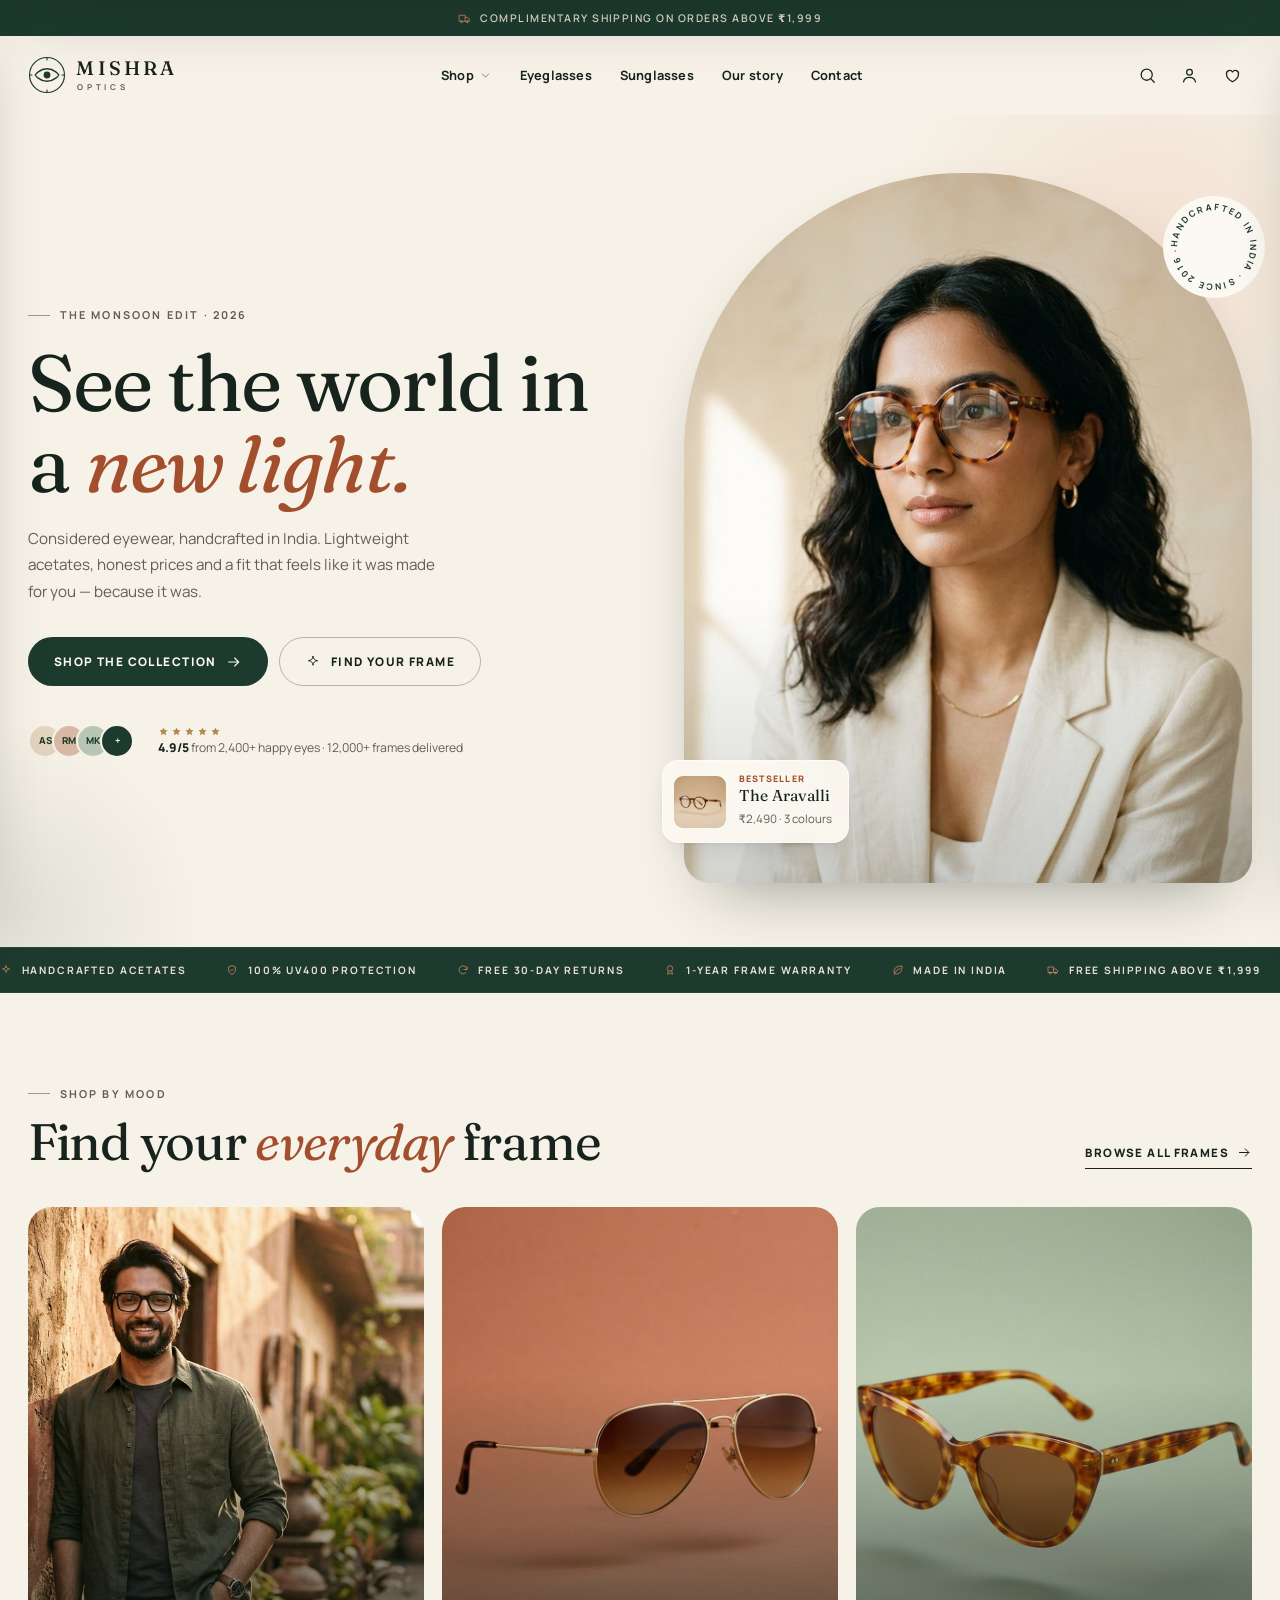
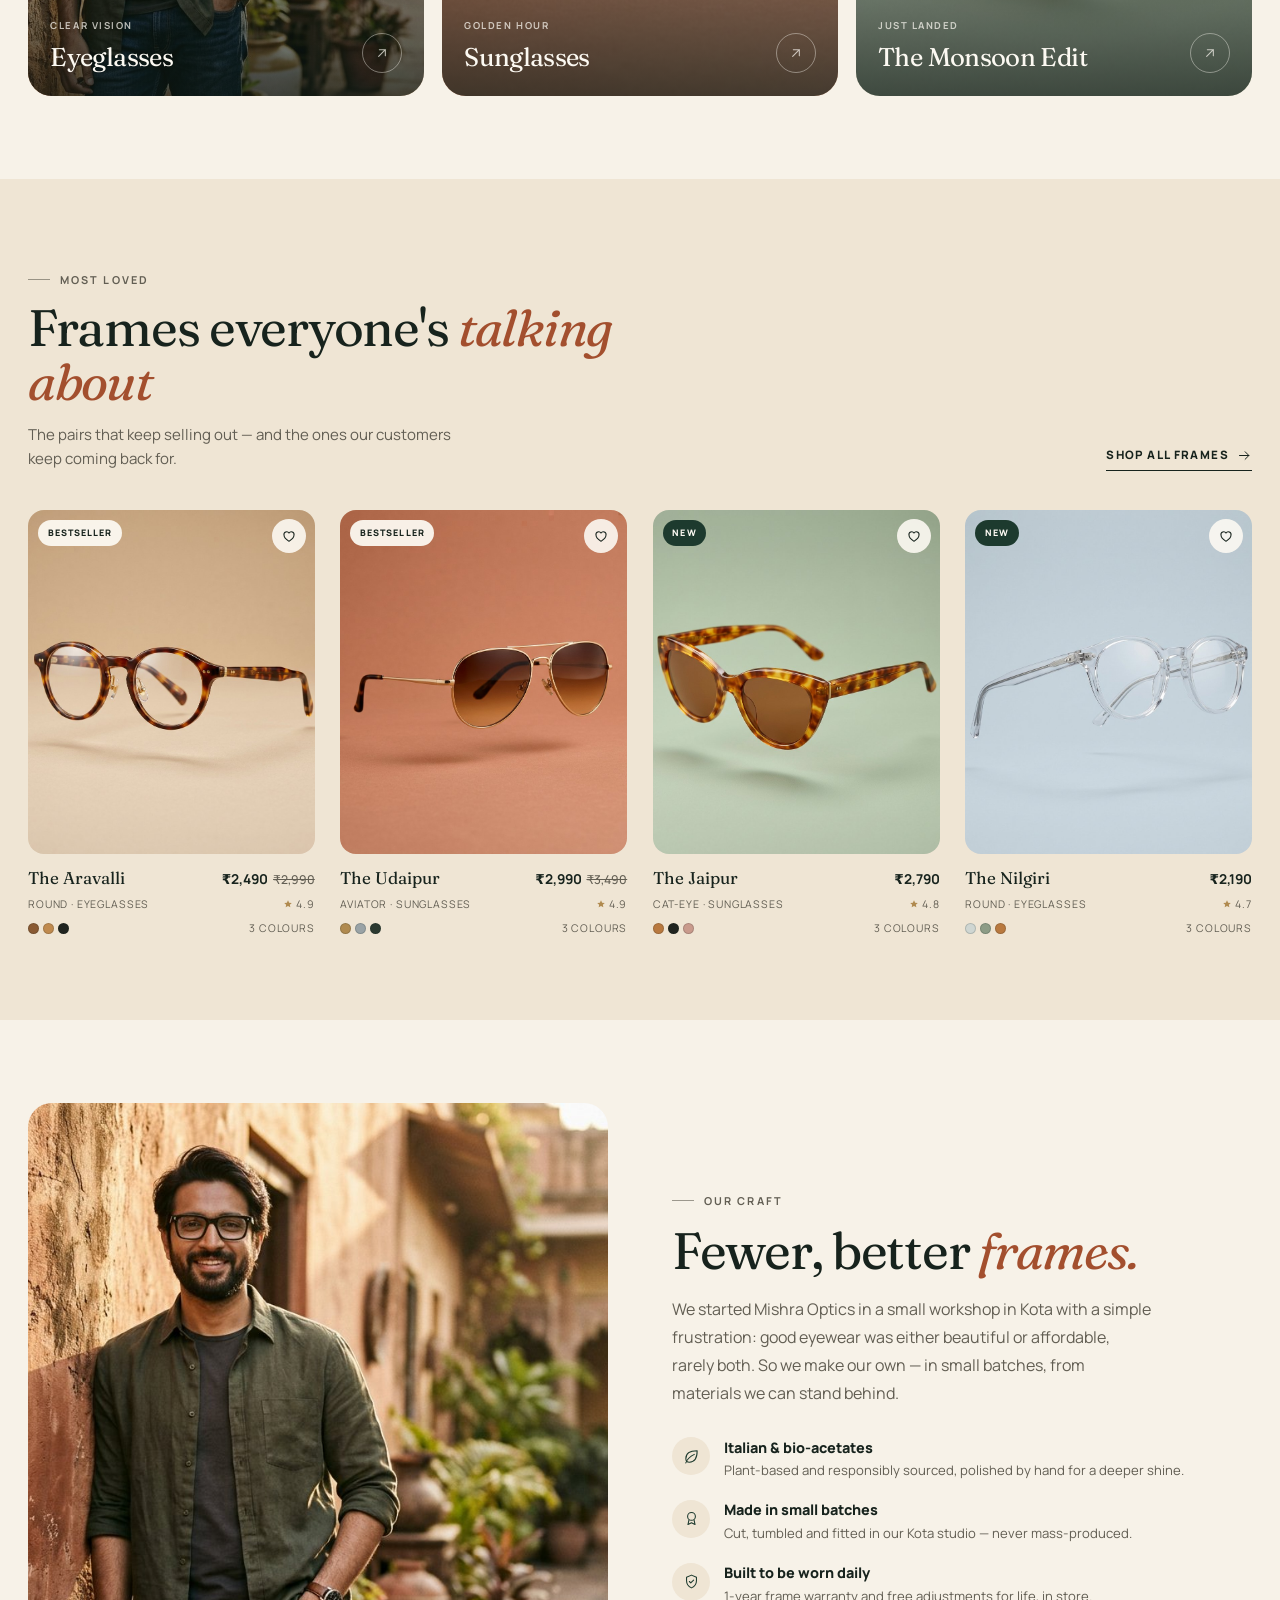
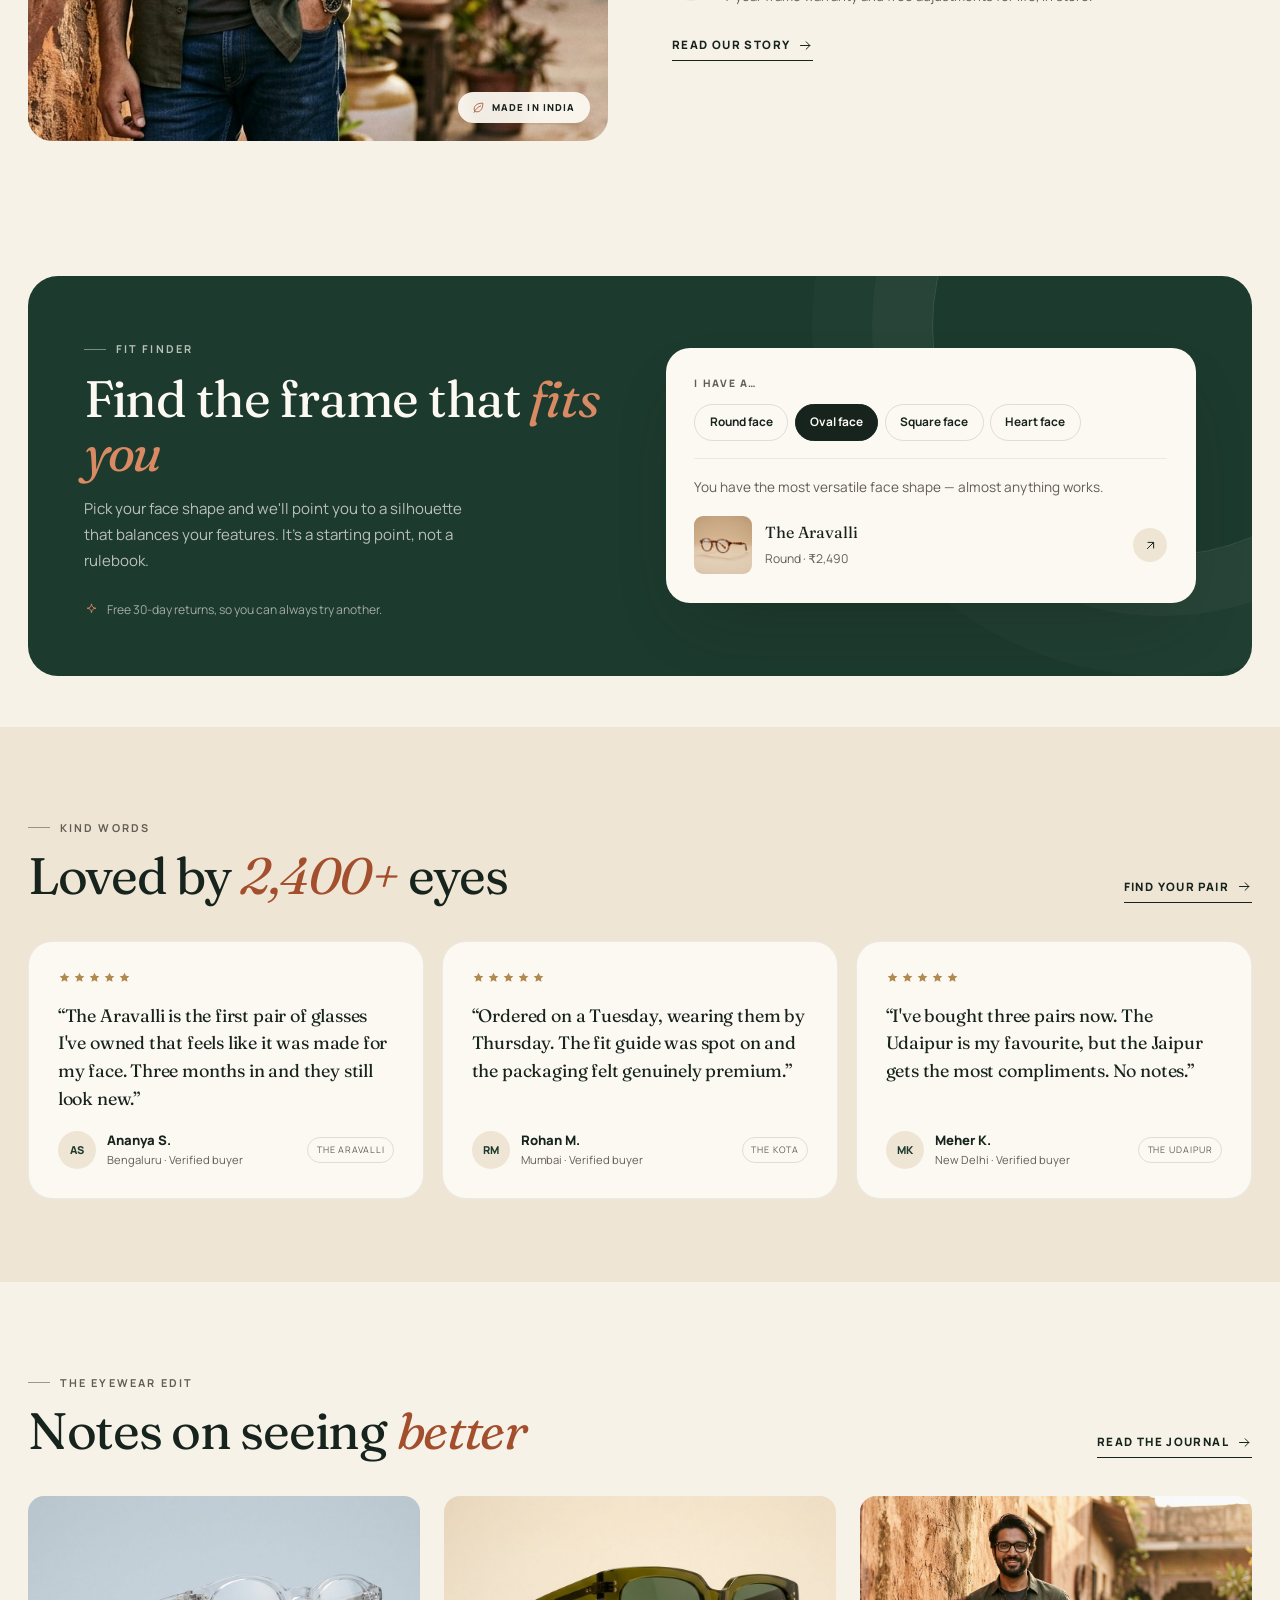
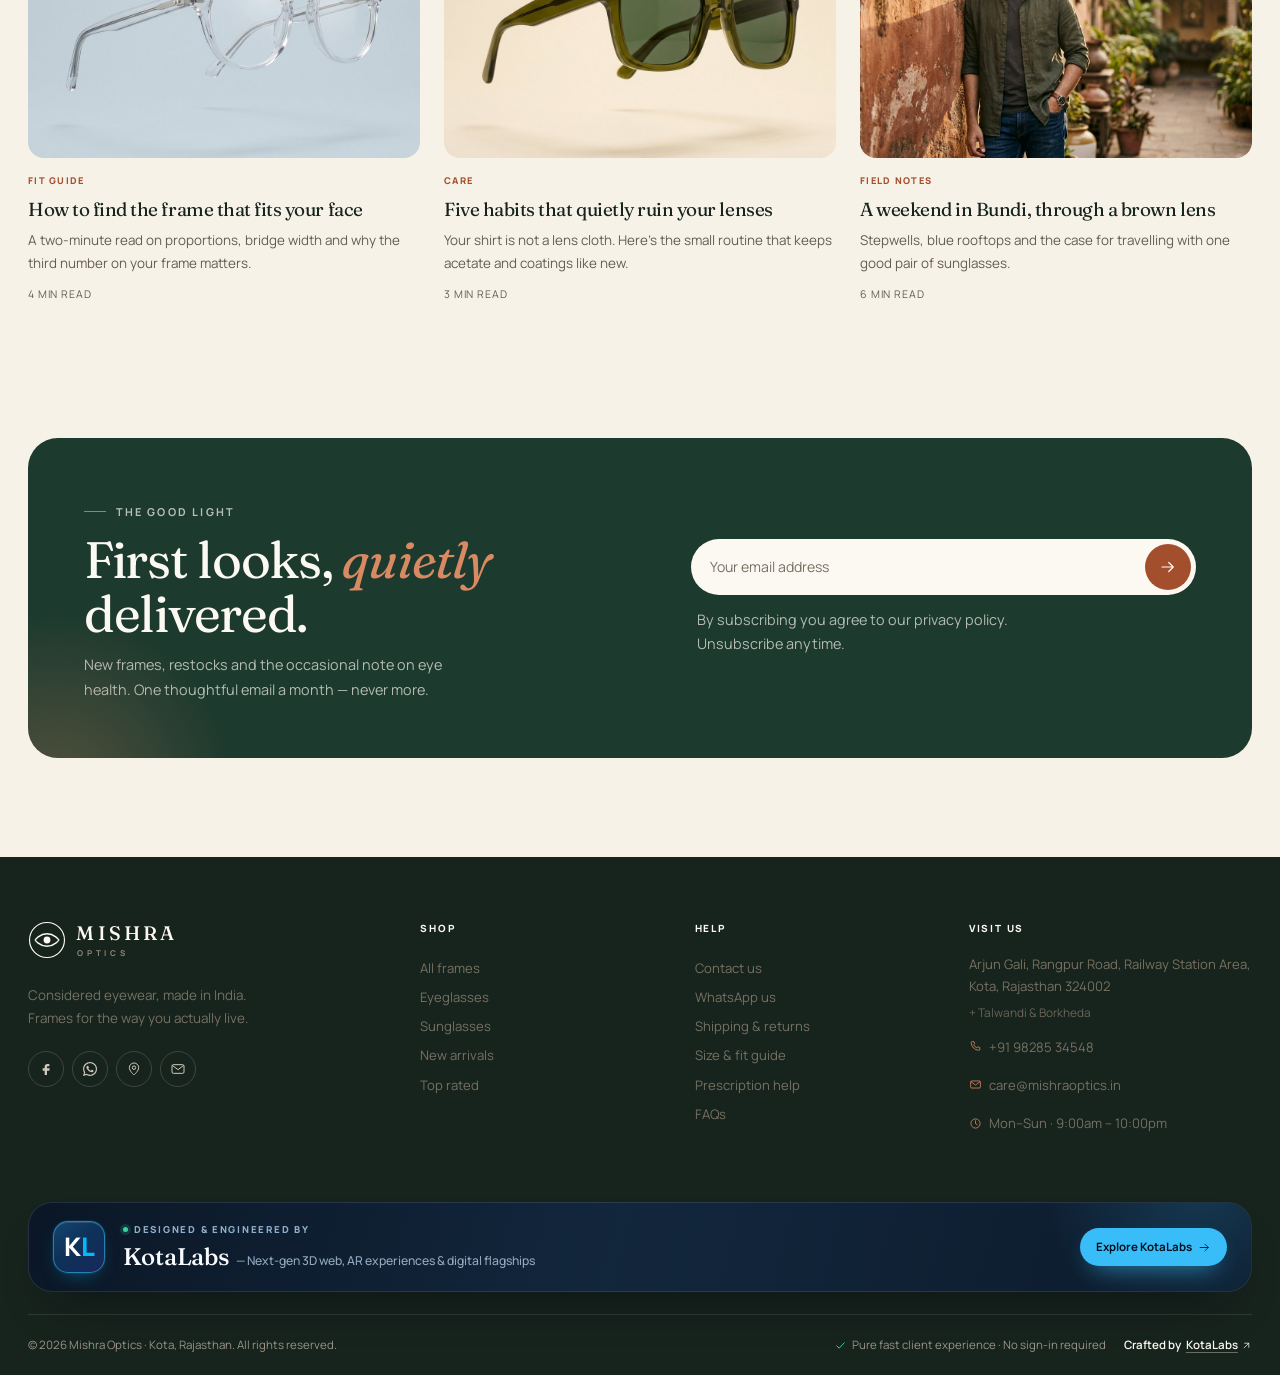
<file: index.html>
<!DOCTYPE html>
<html lang="en">
<head>
<meta charset="UTF-8">
<meta name="viewport" content="width=device-width, initial-scale=1">
<title>Mishra Optics — Considered eyewear, made in India</title>
<meta name="description" content="Mishra Optics crafts lightweight, considered eyeglasses and sunglasses in India. Hand-polished acetates, UV400 lenses, free 30-day returns and a fit that feels made for you.">
<link rel="stylesheet" href="css/styles.css">
<link rel="icon" href="data:image/svg+xml,%3Csvg xmlns='http://www.w3.org/2000/svg' viewBox='0 0 40 40'%3E%3Crect width='40' height='40' rx='10' fill='%231d3a2e'/%3E%3Cpath d='M8 20s4.5-6 12-6 12 6 12 6-4.5 6-12 6S8 20 8 20Z' fill='none' stroke='%23f7f2e8' stroke-width='1.6'/%3E%3Ccircle cx='20' cy='20' r='3.4' fill='%23b65f3c'/%3E%3C/svg%3E">
</head>
<body>

<a class="skip-link" href="#main">Skip to content</a>

<div class="announce">
  <div class="announce__inner">
    <div class="announce__item is-active"><svg class="icon" aria-hidden="true"><use href="assets/icons.svg#i-truck"></use></svg> Complimentary shipping on orders above ₹1,999</div>
    <div class="announce__item"><svg class="icon" aria-hidden="true"><use href="assets/icons.svg#i-refresh"></use></svg> 30-day no-questions returns · 1-year frame warranty</div>
    <div class="announce__item"><svg class="icon" aria-hidden="true"><use href="assets/icons.svg#i-sparkle"></use></svg> New: The Monsoon Edit — now in store and online</div>
  </div>
</div>

<header class="site-header">
  <div class="container header__inner">
    <a class="brand" href="index.html" aria-label="Mishra Optics — home">
      <svg class="brand__mark" viewBox="0 0 40 40" fill="none" aria-hidden="true">
        <circle cx="20" cy="20" r="18.4" stroke="currentColor" stroke-width="1.2"/>
        <path d="M7.5 20S12 13.4 20 13.4 32.5 20 32.5 20 28 26.6 20 26.6 7.5 20 7.5 20Z" stroke="currentColor" stroke-width="1.4" stroke-linejoin="round"/>
        <circle cx="20" cy="20" r="3.6" fill="currentColor"/>
        <path d="M20 1.6v2.6M20 35.8v2.6M1.6 20h2.6M35.8 20h2.6" stroke="currentColor" stroke-width="1.2" stroke-linecap="round"/>
      </svg>
      <span class="brand__text"><span class="brand__name">MISHRA</span><span class="brand__sub">OPTICS</span></span>
    </a>

    <nav class="nav" aria-label="Main navigation">
      <div class="has-mega">
        <button class="nav__link" type="button" aria-haspopup="true">Shop <svg class="icon" aria-hidden="true"><use href="assets/icons.svg#i-chevron-down"></use></svg></button>
        <div class="mega">
          <div>
            <h4>Shop</h4>
            <a href="shop.html">All frames</a>
            <a href="shop.html?category=eyeglasses">Eyeglasses</a>
            <a href="shop.html?category=sunglasses">Sunglasses</a>
            <a href="shop.html?sort=newest">New arrivals</a>
            <a href="shop.html?sort=rating">Top rated</a>
          </div>
          <div>
            <h4>By shape</h4>
            <a href="shop.html?shape=Round">Round</a>
            <a href="shop.html?shape=Rectangle">Rectangle</a>
            <a href="shop.html?shape=Aviator">Aviator</a>
            <a href="shop.html?shape=Cat-eye">Cat-eye</a>
            <a href="shop.html?shape=Square">Square</a>
          </div>
          <a class="mega__feature" href="shop.html?sort=newest">
            <img src="images/product-jaipur.jpg" alt="The Jaipur sunglasses" loading="lazy">
            <span>The Monsoon Edit</span>
            <strong>New shapes for golden hour</strong>
          </a>
        </div>
      </div>
      <a class="nav__link" href="shop.html?category=eyeglasses">Eyeglasses</a>
      <a class="nav__link" href="shop.html?category=sunglasses">Sunglasses</a>
      <a class="nav__link" href="about.html">Our story</a>
      <a class="nav__link" href="contact.html">Contact</a>
    </nav>

    <div class="header__actions">
      <button class="icon-btn" type="button" data-open-search aria-label="Search frames"><svg class="icon" aria-hidden="true"><use href="assets/icons.svg#i-search"></use></svg></button>
      <a class="icon-btn icon-btn--account" href="contact.html" aria-label="Help and contact"><svg class="icon" aria-hidden="true"><use href="assets/icons.svg#i-user"></use></svg></a>
      <button class="icon-btn" type="button" data-open-wishlist aria-label="Saved frames"><svg class="icon" aria-hidden="true"><use href="assets/icons.svg#i-heart"></use></svg><span class="icon-btn__count" data-wish-count hidden>0</span></button>
      <button class="icon-btn burger" type="button" data-open-menu aria-label="Open menu"><svg class="icon" aria-hidden="true"><use href="assets/icons.svg#i-menu"></use></svg></button>
    </div>
  </div>
</header>

<main id="main">
  <section class="hero">
    <div class="container hero__grid">
      <div class="hero__copy">
        <span class="eyebrow">The Monsoon Edit · 2026</span>
        <h1>See the world in a <em>new light.</em></h1>
        <p class="hero__lede">Considered eyewear, handcrafted in India. Lightweight acetates, honest prices and a fit that feels like it was made for you — because it was.</p>
        <div class="hero__actions">
          <a class="btn btn-primary" href="shop.html">Shop the collection <svg class="icon" aria-hidden="true"><use href="assets/icons.svg#i-arrow-right"></use></svg></a>
          <a class="btn btn-outline" href="#fitFinder"><svg class="icon" aria-hidden="true"><use href="assets/icons.svg#i-sparkle"></use></svg> Find your frame</a>
        </div>
        <div class="hero__proof">
          <div class="avatars" aria-hidden="true"><span>AS</span><span>RM</span><span>MK</span><span>+</span></div>
          <div class="proof__text">
            <div class="proof__stars" aria-label="Rated 4.9 out of 5">
              <svg class="icon" aria-hidden="true"><use href="assets/icons.svg#i-star"></use></svg><svg class="icon" aria-hidden="true"><use href="assets/icons.svg#i-star"></use></svg><svg class="icon" aria-hidden="true"><use href="assets/icons.svg#i-star"></use></svg><svg class="icon" aria-hidden="true"><use href="assets/icons.svg#i-star"></use></svg><svg class="icon" aria-hidden="true"><use href="assets/icons.svg#i-star"></use></svg>
            </div>
            <strong>4.9/5</strong> from 2,400+ happy eyes · 12,000+ frames delivered
          </div>
        </div>
      </div>

      <div class="hero__media">
        <div class="hero__frame">
          <img src="images/hero.jpg" alt="Model wearing round tortoiseshell Mishra Optics frames" width="900" height="1125" fetchpriority="high">
        </div>
        <svg class="hero__seal" viewBox="0 0 100 100" aria-hidden="true">
          <circle cx="50" cy="50" r="49"></circle>
          <defs><path id="sealPath" d="M50,50 m-35,0 a35,35 0 1,1 70,0 a35,35 0 1,1 -70,0"></path></defs>
          <text><textPath href="#sealPath">Handcrafted in India · Since 2016 · </textPath></text>
        </svg>
        <a class="hero__card" href="product.html?id=aravalli">
          <img src="images/product-aravalli.jpg" alt="The Aravalli frame" loading="lazy">
          <div><span>Bestseller</span><strong>The Aravalli</strong><small>₹2,490 · 3 colours</small></div>
        </a>
      </div>
    </div>
  </section>

  <div class="marquee" aria-hidden="true">
    <div class="marquee__track">
      <div class="marquee__group">
        <span class="marquee__item"><svg class="icon"><use href="assets/icons.svg#i-sparkle"></use></svg> Handcrafted acetates</span>
        <span class="marquee__item"><svg class="icon"><use href="assets/icons.svg#i-shield"></use></svg> 100% UV400 protection</span>
        <span class="marquee__item"><svg class="icon"><use href="assets/icons.svg#i-refresh"></use></svg> Free 30-day returns</span>
        <span class="marquee__item"><svg class="icon"><use href="assets/icons.svg#i-award"></use></svg> 1-year frame warranty</span>
        <span class="marquee__item"><svg class="icon"><use href="assets/icons.svg#i-leaf"></use></svg> Made in India</span>
        <span class="marquee__item"><svg class="icon"><use href="assets/icons.svg#i-truck"></use></svg> Free shipping above ₹1,999</span>
      </div>
      <div class="marquee__group">
        <span class="marquee__item"><svg class="icon"><use href="assets/icons.svg#i-sparkle"></use></svg> Handcrafted acetates</span>
        <span class="marquee__item"><svg class="icon"><use href="assets/icons.svg#i-shield"></use></svg> 100% UV400 protection</span>
        <span class="marquee__item"><svg class="icon"><use href="assets/icons.svg#i-refresh"></use></svg> Free 30-day returns</span>
        <span class="marquee__item"><svg class="icon"><use href="assets/icons.svg#i-award"></use></svg> 1-year frame warranty</span>
        <span class="marquee__item"><svg class="icon"><use href="assets/icons.svg#i-leaf"></use></svg> Made in India</span>
        <span class="marquee__item"><svg class="icon"><use href="assets/icons.svg#i-truck"></use></svg> Free shipping above ₹1,999</span>
      </div>
    </div>
  </div>

  <section class="section">
    <div class="container">
      <div class="section-head">
        <div class="section-head__copy">
          <span class="eyebrow">Shop by mood</span>
          <h2>Find your <em>everyday</em> frame</h2>
        </div>
        <a class="link-arrow" href="shop.html">Browse all frames <svg class="icon" aria-hidden="true"><use href="assets/icons.svg#i-arrow-right"></use></svg></a>
      </div>
      <div class="cat-grid">
        <a class="cat-card reveal" href="shop.html?category=eyeglasses">
          <img src="images/lifestyle.jpg" alt="Man wearing black rectangular eyeglasses" loading="lazy">
          <div class="cat-card__body">
            <div><span>Clear vision</span><h3>Eyeglasses</h3></div>
            <span class="cat-card__arrow"><svg class="icon" aria-hidden="true"><use href="assets/icons.svg#i-arrow-up-right"></use></svg></span>
          </div>
        </a>
        <a class="cat-card reveal" style="--d:80ms" href="shop.html?category=sunglasses">
          <img src="images/product-udaipur.jpg" alt="Gold aviator sunglasses" loading="lazy">
          <div class="cat-card__body">
            <div><span>Golden hour</span><h3>Sunglasses</h3></div>
            <span class="cat-card__arrow"><svg class="icon" aria-hidden="true"><use href="assets/icons.svg#i-arrow-up-right"></use></svg></span>
          </div>
        </a>
        <a class="cat-card reveal" style="--d:160ms" href="shop.html?sort=newest">
          <img src="images/product-jaipur.jpg" alt="Honey tortoiseshell cat-eye sunglasses" loading="lazy">
          <div class="cat-card__body">
            <div><span>Just landed</span><h3>The Monsoon Edit</h3></div>
            <span class="cat-card__arrow"><svg class="icon" aria-hidden="true"><use href="assets/icons.svg#i-arrow-up-right"></use></svg></span>
          </div>
        </a>
      </div>
    </div>
  </section>

  <section class="section section--cream">
    <div class="container">
      <div class="section-head">
        <div class="section-head__copy">
          <span class="eyebrow">Most loved</span>
          <h2>Frames everyone's <em>talking about</em></h2>
          <p>The pairs that keep selling out — and the ones our customers keep coming back for.</p>
        </div>
        <a class="link-arrow" href="shop.html">Shop all frames <svg class="icon" aria-hidden="true"><use href="assets/icons.svg#i-arrow-right"></use></svg></a>
      </div>
      <div class="product-grid" id="homeProducts"></div>
    </div>
  </section>

  <section class="section">
    <div class="container split">
      <div class="split__media reveal">
        <img src="images/lifestyle.jpg" alt="Mishra Optics campaign portrait in warm afternoon light" loading="lazy">
        <span class="split__tag"><svg class="icon" aria-hidden="true"><use href="assets/icons.svg#i-leaf"></use></svg> Made in India</span>
      </div>
      <div class="split__body reveal" style="--d:100ms">
        <span class="eyebrow">Our craft</span>
        <h2>Fewer, better <em>frames.</em></h2>
        <p>We started Mishra Optics in a small workshop in Kota with a simple frustration: good eyewear was either beautiful or affordable, rarely both. So we make our own — in small batches, from materials we can stand behind.</p>
        <ul class="feature-list">
          <li>
            <span class="f-icon"><svg class="icon" aria-hidden="true"><use href="assets/icons.svg#i-leaf"></use></svg></span>
            <div><strong>Italian & bio-acetates</strong><span>Plant-based and responsibly sourced, polished by hand for a deeper shine.</span></div>
          </li>
          <li>
            <span class="f-icon"><svg class="icon" aria-hidden="true"><use href="assets/icons.svg#i-award"></use></svg></span>
            <div><strong>Made in small batches</strong><span>Cut, tumbled and fitted in our Kota studio — never mass-produced.</span></div>
          </li>
          <li>
            <span class="f-icon"><svg class="icon" aria-hidden="true"><use href="assets/icons.svg#i-shield"></use></svg></span>
            <div><strong>Built to be worn daily</strong><span>1-year frame warranty and free adjustments for life, in store.</span></div>
          </li>
        </ul>
        <a class="link-arrow" href="about.html">Read our story <svg class="icon" aria-hidden="true"><use href="assets/icons.svg#i-arrow-right"></use></svg></a>
      </div>
    </div>
  </section>

  <section class="section section--tight" id="fitFinder">
    <div class="container">
      <div class="fit reveal" id="fitFinderMount"></div>
    </div>
  </section>

  <section class="section section--cream">
    <div class="container">
      <div class="section-head">
        <div class="section-head__copy">
          <span class="eyebrow">Kind words</span>
          <h2>Loved by <em>2,400+</em> eyes</h2>
        </div>
        <a class="link-arrow" href="shop.html">Find your pair <svg class="icon" aria-hidden="true"><use href="assets/icons.svg#i-arrow-right"></use></svg></a>
      </div>
      <div class="testi-grid" id="testiGrid"></div>
    </div>
  </section>

  <section class="section">
    <div class="container">
      <div class="section-head">
        <div class="section-head__copy">
          <span class="eyebrow">The eyewear edit</span>
          <h2>Notes on seeing <em>better</em></h2>
        </div>
        <a class="link-arrow" href="about.html">Read the journal <svg class="icon" aria-hidden="true"><use href="assets/icons.svg#i-arrow-right"></use></svg></a>
      </div>
      <div class="journal-grid" id="journalGrid"></div>
    </div>
  </section>

  <section class="section section--tight">
    <div class="container">
      <div class="newsletter reveal">
        <div>
          <span class="eyebrow eyebrow--light">The good light</span>
          <h2>First looks, <em>quietly</em> delivered.</h2>
          <p>New frames, restocks and the occasional note on eye health. One thoughtful email a month — never more.</p>
        </div>
        <div>
          <form class="newsletter__form" id="newsletterForm" novalidate>
            <div class="newsletter__field">
              <input type="email" id="newsletterEmail" placeholder="Your email address" aria-label="Email address" autocomplete="email" required>
              <button class="newsletter__submit" type="submit" aria-label="Subscribe"><svg class="icon" aria-hidden="true"><use href="assets/icons.svg#i-arrow-right"></use></svg></button>
            </div>
            <p class="newsletter__note">By subscribing you agree to our privacy policy. Unsubscribe anytime.</p>
            <div class="newsletter__success"><svg class="icon" aria-hidden="true"><use href="assets/icons.svg#i-check"></use></svg> You're on the list. Welcome to the good light.</div>
          </form>
        </div>
      </div>
    </div>
  </section>
</main>

<footer class="site-footer">
  <div class="container">
    <div class="footer__main">
      <div class="footer__brand">
        <a class="brand" href="index.html" aria-label="Mishra Optics home">
          <svg class="brand__mark" viewBox="0 0 40 40" fill="none" aria-hidden="true">
            <circle cx="20" cy="20" r="18.4" stroke="currentColor" stroke-width="1.2"/>
            <path d="M7.5 20S12 13.4 20 13.4 32.5 20 32.5 20 28 26.6 20 26.6 7.5 20 7.5 20Z" stroke="currentColor" stroke-width="1.4" stroke-linejoin="round"/>
            <circle cx="20" cy="20" r="3.6" fill="currentColor"/>
          </svg>
          <span class="brand__text"><span class="brand__name">MISHRA</span><span class="brand__sub">OPTICS</span></span>
        </a>
        <p>Considered eyewear, made in India. Frames for the way you actually live.</p>
        <div class="footer__socials">
          <a href="https://www.facebook.com/675562649552525/" target="_blank" rel="noopener" aria-label="Mishra Optics on Facebook"><svg class="icon" aria-hidden="true"><use href="assets/icons.svg#i-facebook"></use></svg></a>
          <a href="https://wa.me/919828534548?text=Hello%20Mishra%20Optics%2C%20I%27d%20like%20some%20help%20choosing%20a%20frame." target="_blank" rel="noopener" aria-label="Chat with Mishra Optics on WhatsApp"><svg class="icon" aria-hidden="true"><use href="assets/icons.svg#i-whatsapp"></use></svg></a>
          <a href="https://maps.google.com/?q=Mishra+Optician+Rangpur+Road+Kota+Rajasthan" target="_blank" rel="noopener" aria-label="Mishra Optics on Google Maps"><svg class="icon" aria-hidden="true"><use href="assets/icons.svg#i-pin"></use></svg></a>
          <a href="mailto:care@mishraoptics.in" aria-label="Email us"><svg class="icon" aria-hidden="true"><use href="assets/icons.svg#i-mail"></use></svg></a>
        </div>
      </div>
      <div class="footer__col">
        <h4>Shop</h4>
        <a href="shop.html">All frames</a>
        <a href="shop.html?category=eyeglasses">Eyeglasses</a>
        <a href="shop.html?category=sunglasses">Sunglasses</a>
        <a href="shop.html?sort=newest">New arrivals</a>
        <a href="shop.html?sort=rating">Top rated</a>
      </div>
      <div class="footer__col">
        <h4>Help</h4>
        <a href="contact.html">Contact us</a>
        <a href="https://wa.me/919828534548?text=Hi%20Mishra%20Optics%2C%20I%20need%20some%20help." target="_blank" rel="noopener">WhatsApp us</a>
        <a href="contact.html">Shipping & returns</a>
        <a href="contact.html">Size & fit guide</a>
        <a href="contact.html">Prescription help</a>
        <a href="contact.html">FAQs</a>
      </div>
      <div class="footer__col">
        <h4>Visit us</h4>
        <address>Arjun Gali, Rangpur Road, Railway Station Area,<br>Kota, Rajasthan 324002 <span class="footer__more">+ Talwandi &amp; Borkheda</span></address>
        <a class="footer__contact" href="tel:+919828534548"><svg class="icon" aria-hidden="true"><use href="assets/icons.svg#i-phone"></use></svg> +91 98285 34548</a>
        <a class="footer__contact" href="mailto:care@mishraoptics.in"><svg class="icon" aria-hidden="true"><use href="assets/icons.svg#i-mail"></use></svg> care@mishraoptics.in</a>
        <a class="footer__contact" href="contact.html"><svg class="icon" aria-hidden="true"><use href="assets/icons.svg#i-clock"></use></svg> Mon–Sun · 9:00am – 10:00pm</a>
      </div>
    </div>
    <div class="kotalabs-card">
      <span class="kotalabs-mark" aria-hidden="true"><b>K</b><i>L</i></span>
      <div class="kotalabs-card__body">
        <span class="kotalabs-card__eyebrow"><i aria-hidden="true"></i> Designed &amp; engineered by</span>
        <p class="kotalabs-card__line">
          <span class="kotalabs-card__name">KotaLabs</span>
          <span class="kotalabs-card__tag">— Next-gen 3D web, AR experiences &amp; digital flagships</span>
        </p>
      </div>
      <a class="kotalabs-card__cta" href="https://www.kotalabs.in/" target="_blank" rel="noopener">Explore KotaLabs <svg class="icon" aria-hidden="true"><use href="assets/icons.svg#i-arrow-right"></use></svg></a>
    </div>
    <div class="footer__bottom">
      <span class="footer__copy">© <span id="year">2026</span> Mishra Optics · Kota, Rajasthan. All rights reserved.</span>
      <div class="footer__bottom-end">
        <span class="footer__promise"><svg class="icon" aria-hidden="true"><use href="assets/icons.svg#i-check"></use></svg> Pure fast client experience · No sign-in required</span>
        <span class="footer__crafted">Crafted by <a href="https://www.kotalabs.in/" target="_blank" rel="noopener">KotaLabs <svg class="icon" aria-hidden="true"><use href="assets/icons.svg#i-arrow-up-right"></use></svg></a></span>
      </div>
    </div>
  </div>
</footer>

<script src="js/data.js"></script>
<script src="js/app.js"></script>
</body>
</html>
</file>
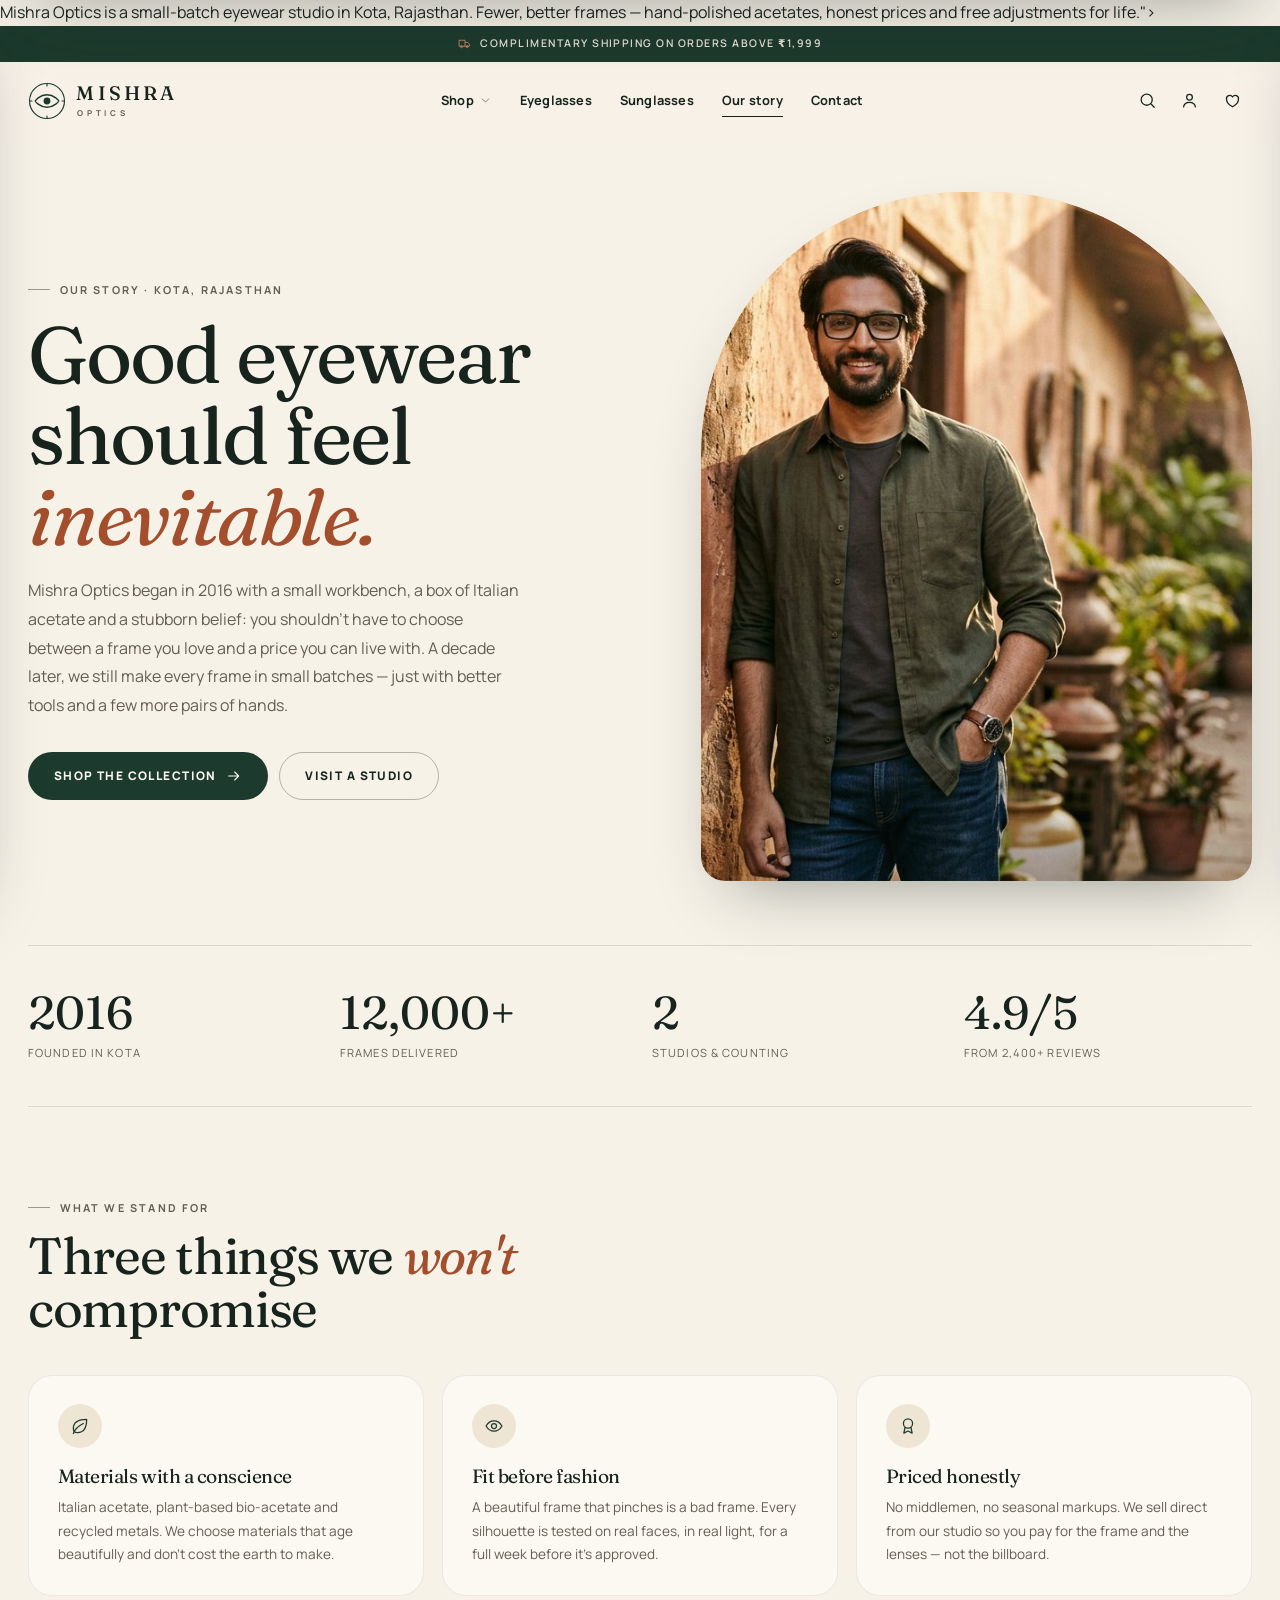
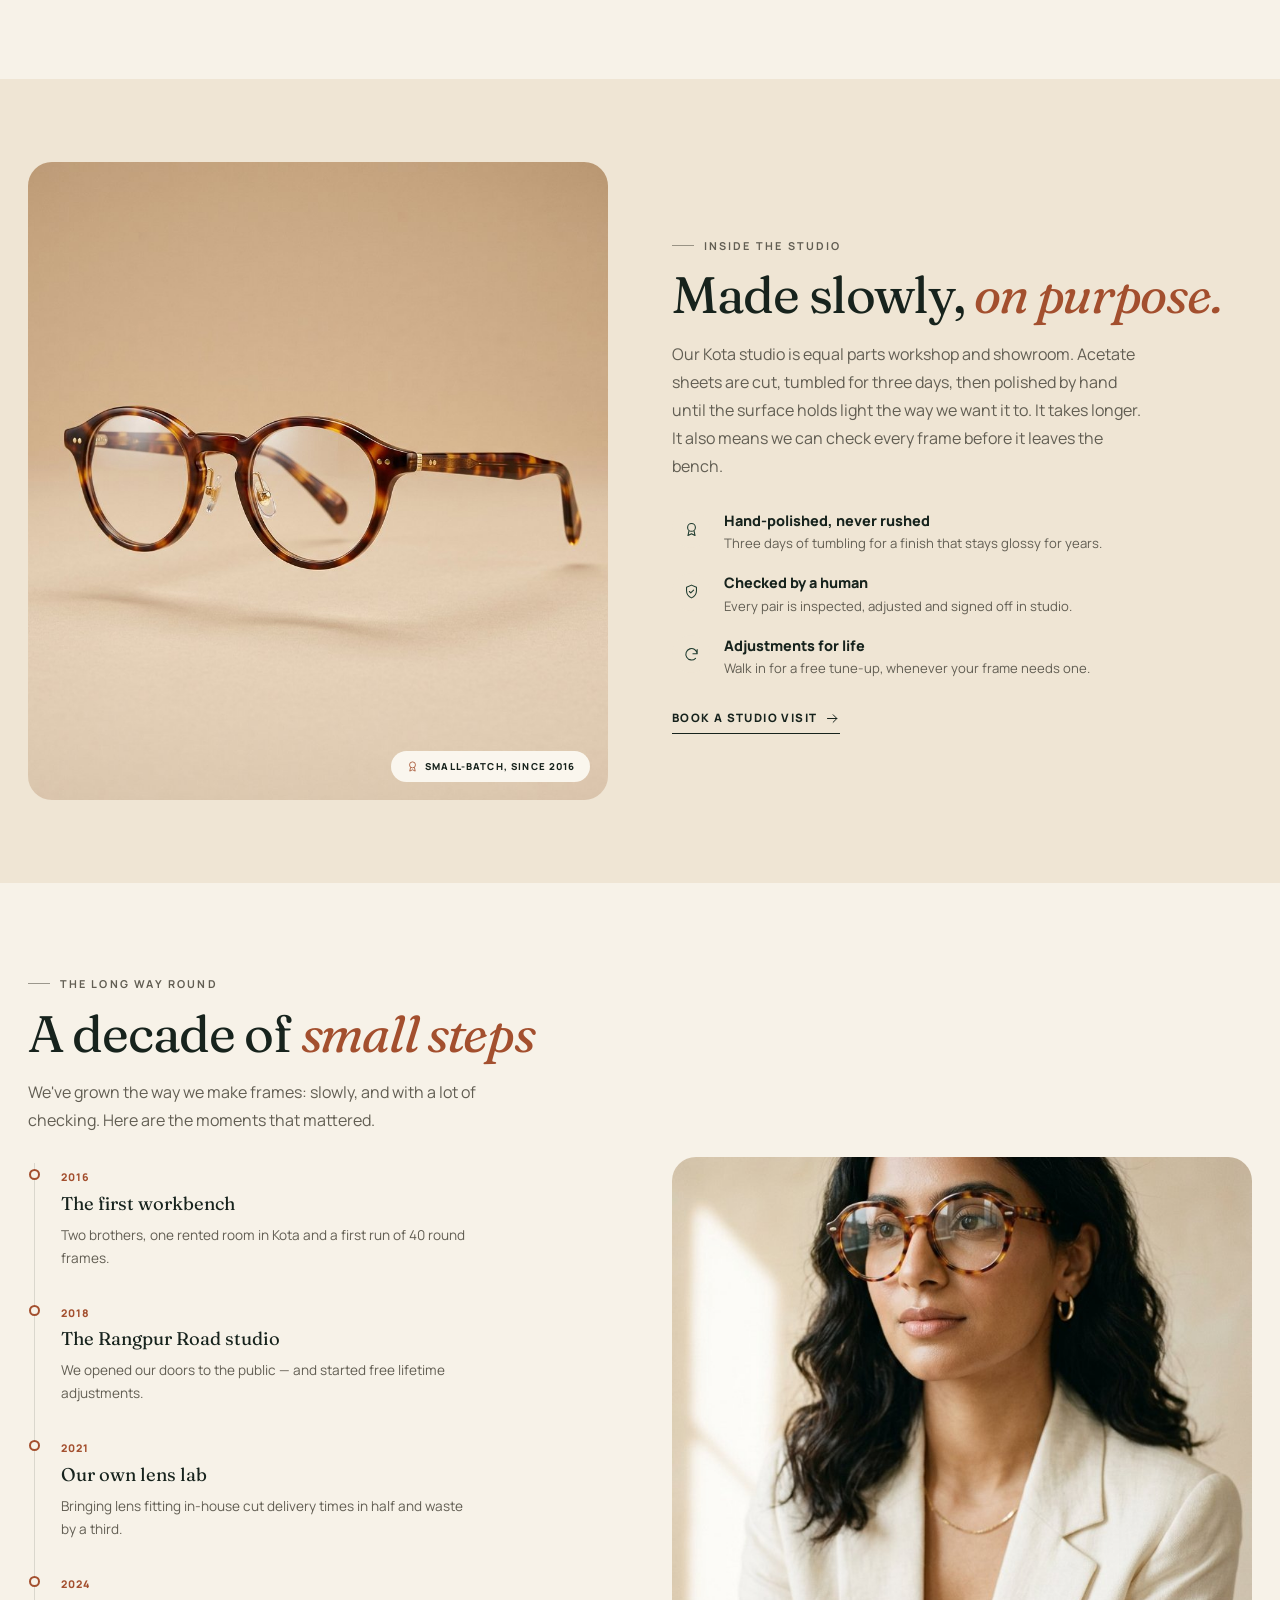
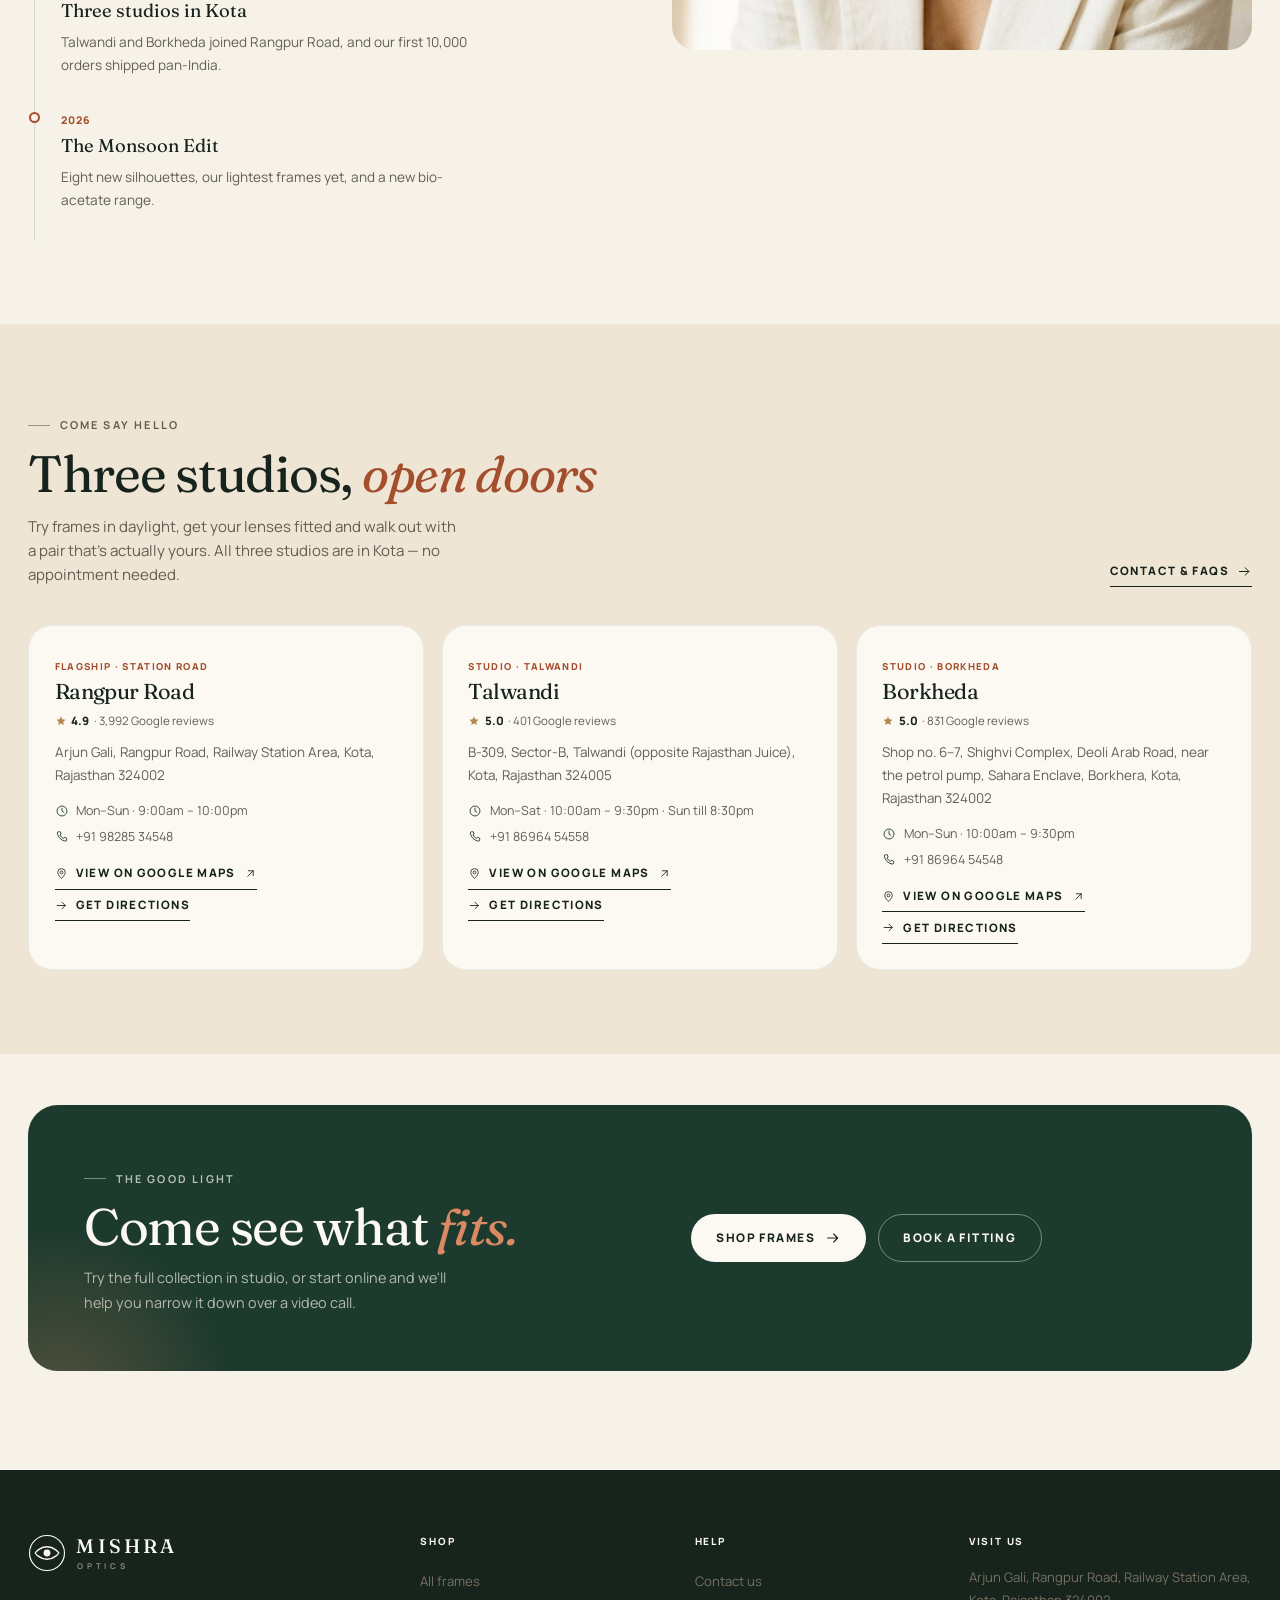
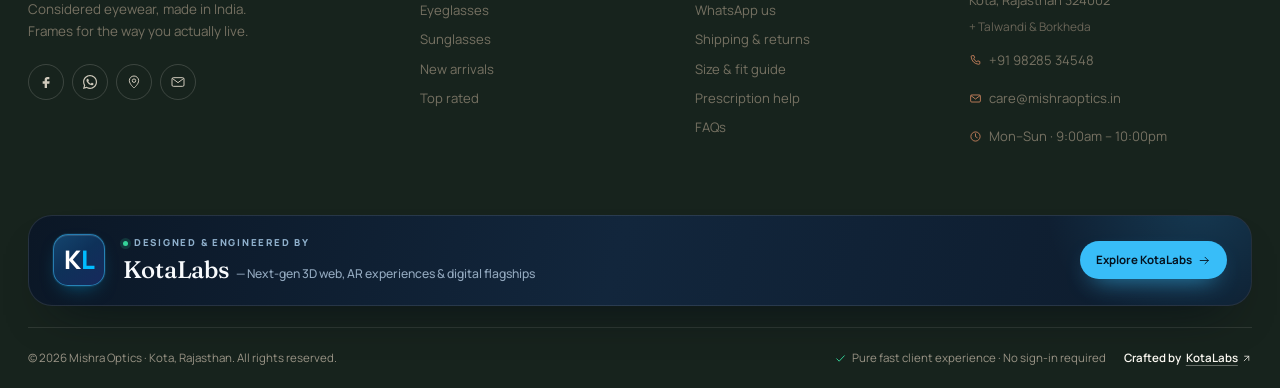
<file: about.html>
<!DOCTYPE html>
<html lang="en">
<head>
<meta charset="UTF-8">
<meta name="viewport" content="width=device-width, initial-scale=1">
<title>Our story — Mishra Optics</title>
<meta name="description">Mishra Optics is a small-batch eyewear studio in Kota, Rajasthan. Fewer, better frames — hand-polished acetates, honest prices and free adjustments for life.">
<link rel="stylesheet" href="css/styles.css">
<link rel="icon" href="data:image/svg+xml,%3Csvg xmlns='http://www.w3.org/2000/svg' viewBox='0 0 40 40'%3E%3Crect width='40' height='40' rx='10' fill='%231d3a2e'/%3E%3Cpath d='M8 20s4.5-6 12-6 12 6 12 6-4.5 6-12 6S8 20 8 20Z' fill='none' stroke='%23f7f2e8' stroke-width='1.6'/%3E%3Ccircle cx='20' cy='20' r='3.4' fill='%23b65f3c'/%3E%3C/svg%3E">
</head>
<body>

<a class="skip-link" href="#main">Skip to content</a>

<div class="announce">
  <div class="announce__inner">
    <div class="announce__item is-active"><svg class="icon" aria-hidden="true"><use href="assets/icons.svg#i-truck"></use></svg> Complimentary shipping on orders above ₹1,999</div>
    <div class="announce__item"><svg class="icon" aria-hidden="true"><use href="assets/icons.svg#i-refresh"></use></svg> 30-day no-questions returns · 1-year frame warranty</div>
    <div class="announce__item"><svg class="icon" aria-hidden="true"><use href="assets/icons.svg#i-sparkle"></use></svg> New: The Monsoon Edit — now in store and online</div>
  </div>
</div>

<header class="site-header">
  <div class="container header__inner">
    <a class="brand" href="index.html" aria-label="Mishra Optics — home">
      <svg class="brand__mark" viewBox="0 0 40 40" fill="none" aria-hidden="true">
        <circle cx="20" cy="20" r="18.4" stroke="currentColor" stroke-width="1.2"/>
        <path d="M7.5 20S12 13.4 20 13.4 32.5 20 32.5 20 28 26.6 20 26.6 7.5 20 7.5 20Z" stroke="currentColor" stroke-width="1.4" stroke-linejoin="round"/>
        <circle cx="20" cy="20" r="3.6" fill="currentColor"/>
        <path d="M20 1.6v2.6M20 35.8v2.6M1.6 20h2.6M35.8 20h2.6" stroke="currentColor" stroke-width="1.2" stroke-linecap="round"/>
      </svg>
      <span class="brand__text"><span class="brand__name">MISHRA</span><span class="brand__sub">OPTICS</span></span>
    </a>
    <nav class="nav" aria-label="Main navigation">
      <div class="has-mega">
        <button class="nav__link" type="button" aria-haspopup="true">Shop <svg class="icon" aria-hidden="true"><use href="assets/icons.svg#i-chevron-down"></use></svg></button>
        <div class="mega">
          <div><h4>Shop</h4><a href="shop.html">All frames</a><a href="shop.html?category=eyeglasses">Eyeglasses</a><a href="shop.html?category=sunglasses">Sunglasses</a><a href="shop.html?sort=newest">New arrivals</a><a href="shop.html?sort=rating">Top rated</a></div>
          <div><h4>By shape</h4><a href="shop.html?shape=Round">Round</a><a href="shop.html?shape=Rectangle">Rectangle</a><a href="shop.html?shape=Aviator">Aviator</a><a href="shop.html?shape=Cat-eye">Cat-eye</a><a href="shop.html?shape=Square">Square</a></div>
          <a class="mega__feature" href="shop.html?sort=newest"><img src="images/product-jaipur.jpg" alt="The Jaipur sunglasses" loading="lazy"><span>The Monsoon Edit</span><strong>New shapes for golden hour</strong></a>
        </div>
      </div>
      <a class="nav__link" href="shop.html?category=eyeglasses">Eyeglasses</a>
      <a class="nav__link" href="shop.html?category=sunglasses">Sunglasses</a>
      <a class="nav__link" href="about.html" aria-current="page">Our story</a>
      <a class="nav__link" href="contact.html">Contact</a>
    </nav>
    <div class="header__actions">
      <button class="icon-btn" type="button" data-open-search aria-label="Search frames"><svg class="icon" aria-hidden="true"><use href="assets/icons.svg#i-search"></use></svg></button>
      <a class="icon-btn icon-btn--account" href="contact.html" aria-label="Help and contact"><svg class="icon" aria-hidden="true"><use href="assets/icons.svg#i-user"></use></svg></a>
      <button class="icon-btn" type="button" data-open-wishlist aria-label="Saved frames"><svg class="icon" aria-hidden="true"><use href="assets/icons.svg#i-heart"></use></svg><span class="icon-btn__count" data-wish-count hidden>0</span></button>
      <button class="icon-btn burger" type="button" data-open-menu aria-label="Open menu"><svg class="icon" aria-hidden="true"><use href="assets/icons.svg#i-menu"></use></svg></button>
    </div>
  </div>
</header>

<main id="main">
  <div class="container">
    <div class="about-hero">
      <div class="reveal">
        <span class="eyebrow">Our story · Kota, Rajasthan</span>
        <h1>Good eyewear should feel <em>inevitable.</em></h1>
        <p>Mishra Optics began in 2016 with a small workbench, a box of Italian acetate and a stubborn belief: you shouldn't have to choose between a frame you love and a price you can live with. A decade later, we still make every frame in small batches — just with better tools and a few more pairs of hands.</p>
        <div class="hero__actions">
          <a class="btn btn-primary" href="shop.html">Shop the collection <svg class="icon" aria-hidden="true"><use href="assets/icons.svg#i-arrow-right"></use></svg></a>
          <a class="btn btn-outline" href="contact.html">Visit a studio</a>
        </div>
      </div>
      <div class="hero__media reveal" style="--d:120ms">
        <div class="hero__frame" style="border-radius:260px 260px 24px 24px">
          <img src="images/lifestyle.jpg" alt="Mishra Optics eyewear campaign portrait" loading="lazy">
        </div>
      </div>
    </div>

    <div class="stats reveal">
      <div class="stat"><strong>2016</strong><span>Founded in Kota</span></div>
      <div class="stat"><strong>12,000+</strong><span>Frames delivered</span></div>
      <div class="stat"><strong>2</strong><span>Studios & counting</span></div>
      <div class="stat"><strong>4.9/5</strong><span>From 2,400+ reviews</span></div>
    </div>
  </div>

  <section class="section">
    <div class="container">
      <div class="section-head">
        <div class="section-head__copy">
          <span class="eyebrow">What we stand for</span>
          <h2>Three things we <em>won't</em> compromise</h2>
        </div>
      </div>
      <div class="values-grid">
        <div class="value-card reveal">
          <span class="f-icon"><svg class="icon" aria-hidden="true"><use href="assets/icons.svg#i-leaf"></use></svg></span>
          <h3>Materials with a conscience</h3>
          <p>Italian acetate, plant-based bio-acetate and recycled metals. We choose materials that age beautifully and don't cost the earth to make.</p>
        </div>
        <div class="value-card reveal" style="--d:80ms">
          <span class="f-icon"><svg class="icon" aria-hidden="true"><use href="assets/icons.svg#i-eye"></use></svg></span>
          <h3>Fit before fashion</h3>
          <p>A beautiful frame that pinches is a bad frame. Every silhouette is tested on real faces, in real light, for a full week before it's approved.</p>
        </div>
        <div class="value-card reveal" style="--d:160ms">
          <span class="f-icon"><svg class="icon" aria-hidden="true"><use href="assets/icons.svg#i-award"></use></svg></span>
          <h3>Priced honestly</h3>
          <p>No middlemen, no seasonal markups. We sell direct from our studio so you pay for the frame and the lenses — not the billboard.</p>
        </div>
      </div>
    </div>
  </section>

  <section class="section section--cream">
    <div class="container split">
      <div class="split__media reveal">
        <img src="images/product-aravalli.jpg" alt="The Aravalli frame, hand-polished acetate" loading="lazy">
        <span class="split__tag"><svg class="icon" aria-hidden="true"><use href="assets/icons.svg#i-award"></use></svg> Small-batch, since 2016</span>
      </div>
      <div class="split__body reveal" style="--d:100ms">
        <span class="eyebrow">Inside the studio</span>
        <h2>Made slowly, <em>on purpose.</em></h2>
        <p>Our Kota studio is equal parts workshop and showroom. Acetate sheets are cut, tumbled for three days, then polished by hand until the surface holds light the way we want it to. It takes longer. It also means we can check every frame before it leaves the bench.</p>
        <ul class="feature-list">
          <li><span class="f-icon"><svg class="icon" aria-hidden="true"><use href="assets/icons.svg#i-award"></use></svg></span><div><strong>Hand-polished, never rushed</strong><span>Three days of tumbling for a finish that stays glossy for years.</span></div></li>
          <li><span class="f-icon"><svg class="icon" aria-hidden="true"><use href="assets/icons.svg#i-shield"></use></svg></span><div><strong>Checked by a human</strong><span>Every pair is inspected, adjusted and signed off in studio.</span></div></li>
          <li><span class="f-icon"><svg class="icon" aria-hidden="true"><use href="assets/icons.svg#i-refresh"></use></svg></span><div><strong>Adjustments for life</strong><span>Walk in for a free tune-up, whenever your frame needs one.</span></div></li>
        </ul>
        <a class="link-arrow" href="contact.html">Book a studio visit <svg class="icon" aria-hidden="true"><use href="assets/icons.svg#i-arrow-right"></use></svg></a>
      </div>
    </div>
  </section>

  <section class="section">
    <div class="container split">
      <div class="split__body reveal">
        <span class="eyebrow">The long way round</span>
        <h2>A decade of <em>small steps</em></h2>
        <p>We've grown the way we make frames: slowly, and with a lot of checking. Here are the moments that mattered.</p>
        <div class="timeline" style="margin-top:1.8rem">
          <div class="timeline__item"><span>2016</span><strong>The first workbench</strong><p>Two brothers, one rented room in Kota and a first run of 40 round frames.</p></div>
          <div class="timeline__item"><span>2018</span><strong>The Rangpur Road studio</strong><p>We opened our doors to the public — and started free lifetime adjustments.</p></div>
          <div class="timeline__item"><span>2021</span><strong>Our own lens lab</strong><p>Bringing lens fitting in-house cut delivery times in half and waste by a third.</p></div>
          <div class="timeline__item"><span>2024</span><strong>Three studios in Kota</strong><p>Talwandi and Borkheda joined Rangpur Road, and our first 10,000 orders shipped pan-India.</p></div>
          <div class="timeline__item"><span>2026</span><strong>The Monsoon Edit</strong><p>Eight new silhouettes, our lightest frames yet, and a new bio-acetate range.</p></div>
        </div>
      </div>
      <div class="split__media split__media--wide reveal" style="--d:100ms">
        <img src="images/hero.jpg" alt="Mishra Optics campaign portrait" loading="lazy">
      </div>
    </div>
  </section>

  <section class="section section--cream" id="stores">
    <div class="container">
      <div class="section-head">
        <div class="section-head__copy">
          <span class="eyebrow">Come say hello</span>
          <h2>Three studios, <em>open doors</em></h2>
          <p>Try frames in daylight, get your lenses fitted and walk out with a pair that's actually yours. All three studios are in Kota — no appointment needed.</p>
        </div>
        <a class="link-arrow" href="contact.html">Contact & FAQs <svg class="icon" aria-hidden="true"><use href="assets/icons.svg#i-arrow-right"></use></svg></a>
      </div>
      <div class="stores-grid" id="storesGrid"></div>
    </div>
  </section>

  <section class="section section--tight">
    <div class="container">
      <div class="newsletter reveal">
        <div>
          <span class="eyebrow eyebrow--light">The good light</span>
          <h2>Come see what <em>fits.</em></h2>
          <p>Try the full collection in studio, or start online and we'll help you narrow it down over a video call.</p>
        </div>
        <div class="hero__actions" style="margin-top:0">
          <a class="btn btn-light" href="shop.html">Shop frames <svg class="icon" aria-hidden="true"><use href="assets/icons.svg#i-arrow-right"></use></svg></a>
          <a class="btn btn-outline" style="border-color:rgba(252,249,242,.4);color:var(--paper-2)" href="contact.html">Book a fitting</a>
        </div>
      </div>
    </div>
  </section>
</main>

<footer class="site-footer">
  <div class="container">
    <div class="footer__main">
      <div class="footer__brand">
        <a class="brand" href="index.html" aria-label="Mishra Optics home">
          <svg class="brand__mark" viewBox="0 0 40 40" fill="none" aria-hidden="true"><circle cx="20" cy="20" r="18.4" stroke="currentColor" stroke-width="1.2"/><path d="M7.5 20S12 13.4 20 13.4 32.5 20 32.5 20 28 26.6 20 26.6 7.5 20 7.5 20Z" stroke="currentColor" stroke-width="1.4" stroke-linejoin="round"/><circle cx="20" cy="20" r="3.6" fill="currentColor"/></svg>
          <span class="brand__text"><span class="brand__name">MISHRA</span><span class="brand__sub">OPTICS</span></span>
        </a>
        <p>Considered eyewear, made in India. Frames for the way you actually live.</p>
        <div class="footer__socials">
          <a href="https://www.facebook.com/675562649552525/" target="_blank" rel="noopener" aria-label="Mishra Optics on Facebook"><svg class="icon" aria-hidden="true"><use href="assets/icons.svg#i-facebook"></use></svg></a>
          <a href="https://wa.me/919828534548?text=Hello%20Mishra%20Optics%2C%20I%27d%20like%20some%20help%20choosing%20a%20frame." target="_blank" rel="noopener" aria-label="Chat with Mishra Optics on WhatsApp"><svg class="icon" aria-hidden="true"><use href="assets/icons.svg#i-whatsapp"></use></svg></a>
          <a href="https://maps.google.com/?q=Mishra+Optician+Rangpur+Road+Kota+Rajasthan" target="_blank" rel="noopener" aria-label="Mishra Optics on Google Maps"><svg class="icon" aria-hidden="true"><use href="assets/icons.svg#i-pin"></use></svg></a>
          <a href="mailto:care@mishraoptics.in" aria-label="Email us"><svg class="icon" aria-hidden="true"><use href="assets/icons.svg#i-mail"></use></svg></a>
        </div>
      </div>
      <div class="footer__col"><h4>Shop</h4><a href="shop.html">All frames</a><a href="shop.html?category=eyeglasses">Eyeglasses</a><a href="shop.html?category=sunglasses">Sunglasses</a><a href="shop.html?sort=newest">New arrivals</a><a href="shop.html?sort=rating">Top rated</a></div>
      <div class="footer__col"><h4>Help</h4><a href="contact.html">Contact us</a><a href="https://wa.me/919828534548?text=Hi%20Mishra%20Optics%2C%20I%20need%20some%20help." target="_blank" rel="noopener">WhatsApp us</a><a href="contact.html">Shipping & returns</a><a href="contact.html">Size & fit guide</a><a href="contact.html">Prescription help</a><a href="contact.html">FAQs</a></div>
      <div class="footer__col"><h4>Visit us</h4><address>Arjun Gali, Rangpur Road, Railway Station Area,<br>Kota, Rajasthan 324002 <span class="footer__more">+ Talwandi &amp; Borkheda</span></address><a class="footer__contact" href="tel:+919828534548"><svg class="icon" aria-hidden="true"><use href="assets/icons.svg#i-phone"></use></svg> +91 98285 34548</a><a class="footer__contact" href="mailto:care@mishraoptics.in"><svg class="icon" aria-hidden="true"><use href="assets/icons.svg#i-mail"></use></svg> care@mishraoptics.in</a><a class="footer__contact" href="contact.html"><svg class="icon" aria-hidden="true"><use href="assets/icons.svg#i-clock"></use></svg> Mon–Sun · 9:00am – 10:00pm</a></div>
    </div>
    <div class="kotalabs-card">
      <span class="kotalabs-mark" aria-hidden="true"><b>K</b><i>L</i></span>
      <div class="kotalabs-card__body">
        <span class="kotalabs-card__eyebrow"><i aria-hidden="true"></i> Designed &amp; engineered by</span>
        <p class="kotalabs-card__line">
          <span class="kotalabs-card__name">KotaLabs</span>
          <span class="kotalabs-card__tag">— Next-gen 3D web, AR experiences &amp; digital flagships</span>
        </p>
      </div>
      <a class="kotalabs-card__cta" href="https://www.kotalabs.in/" target="_blank" rel="noopener">Explore KotaLabs <svg class="icon" aria-hidden="true"><use href="assets/icons.svg#i-arrow-right"></use></svg></a>
    </div>
    <div class="footer__bottom">
      <span class="footer__copy">© <span id="year">2026</span> Mishra Optics · Kota, Rajasthan. All rights reserved.</span>
      <div class="footer__bottom-end">
        <span class="footer__promise"><svg class="icon" aria-hidden="true"><use href="assets/icons.svg#i-check"></use></svg> Pure fast client experience · No sign-in required</span>
        <span class="footer__crafted">Crafted by <a href="https://www.kotalabs.in/" target="_blank" rel="noopener">KotaLabs <svg class="icon" aria-hidden="true"><use href="assets/icons.svg#i-arrow-up-right"></use></svg></a></span>
      </div>
    </div>
  </div>
</footer>

<script src="js/data.js"></script>
<script src="js/app.js"></script>
</body>
</html>
</file>
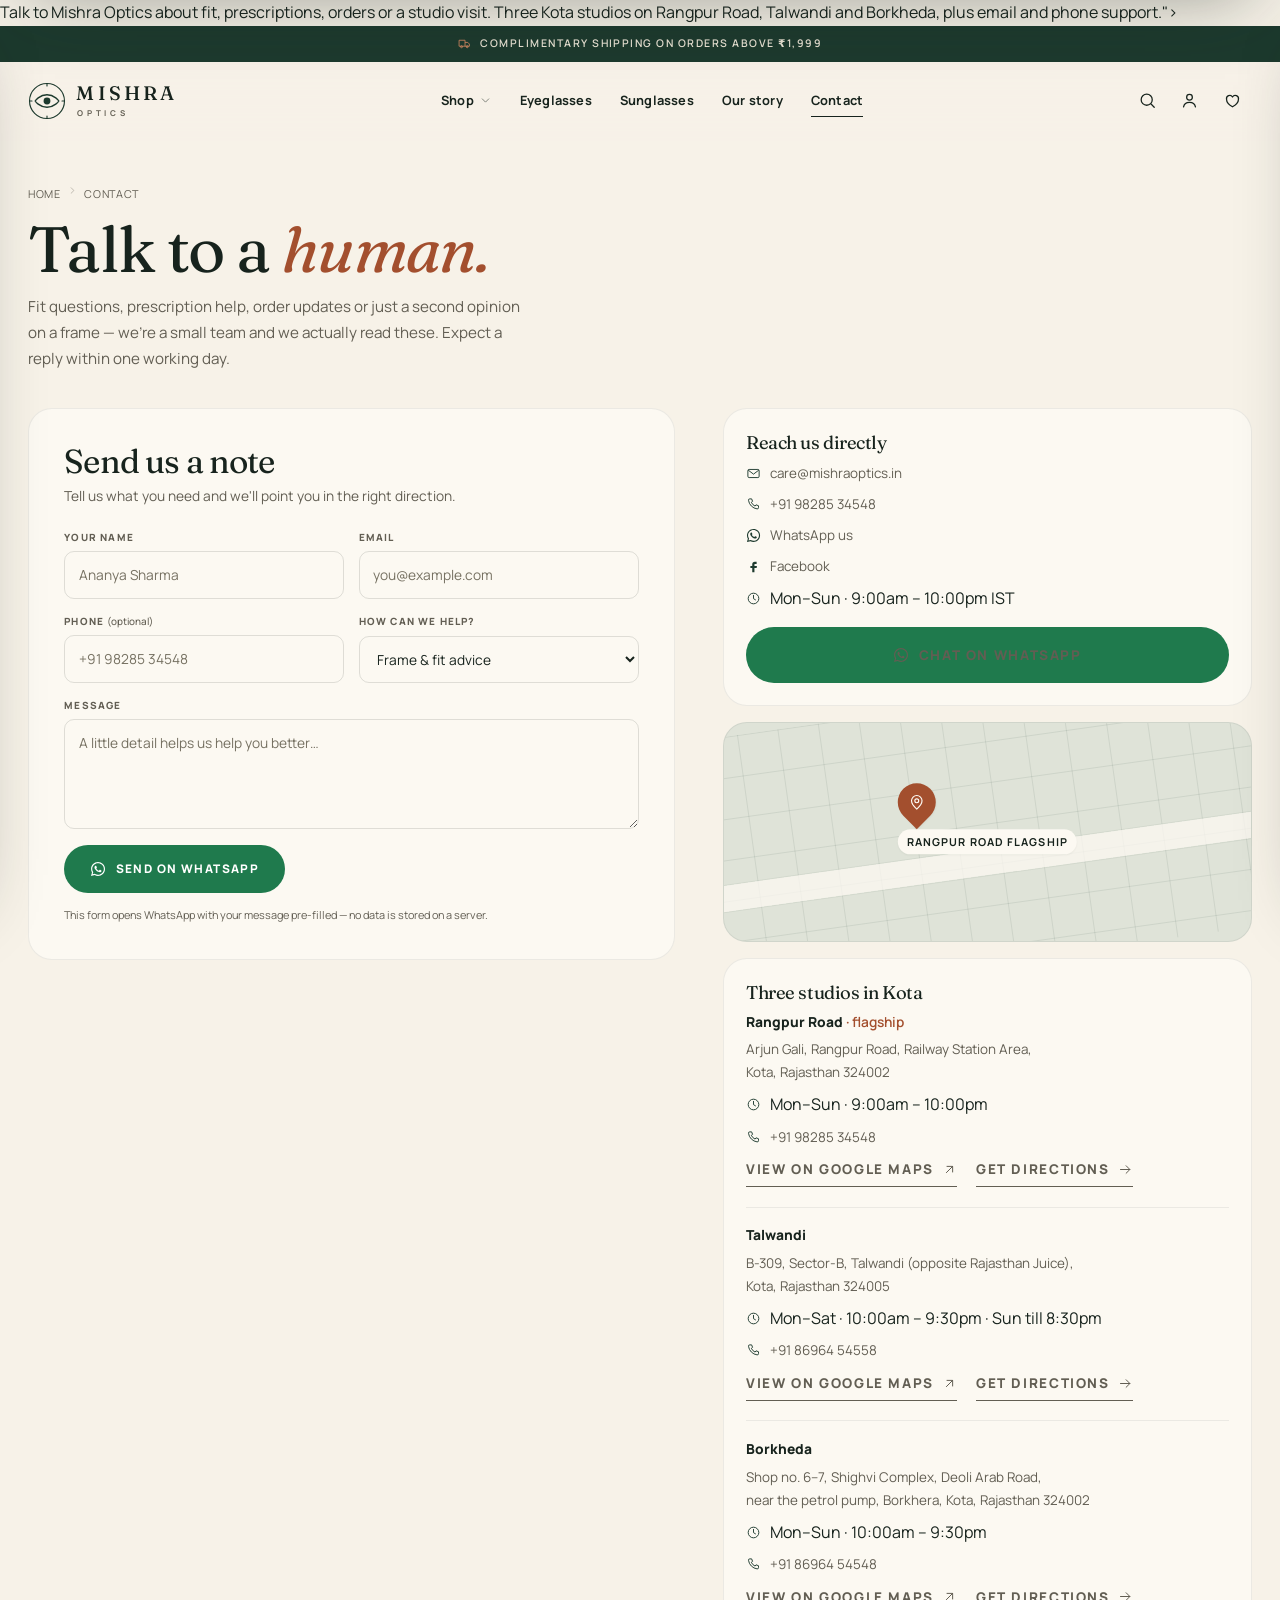
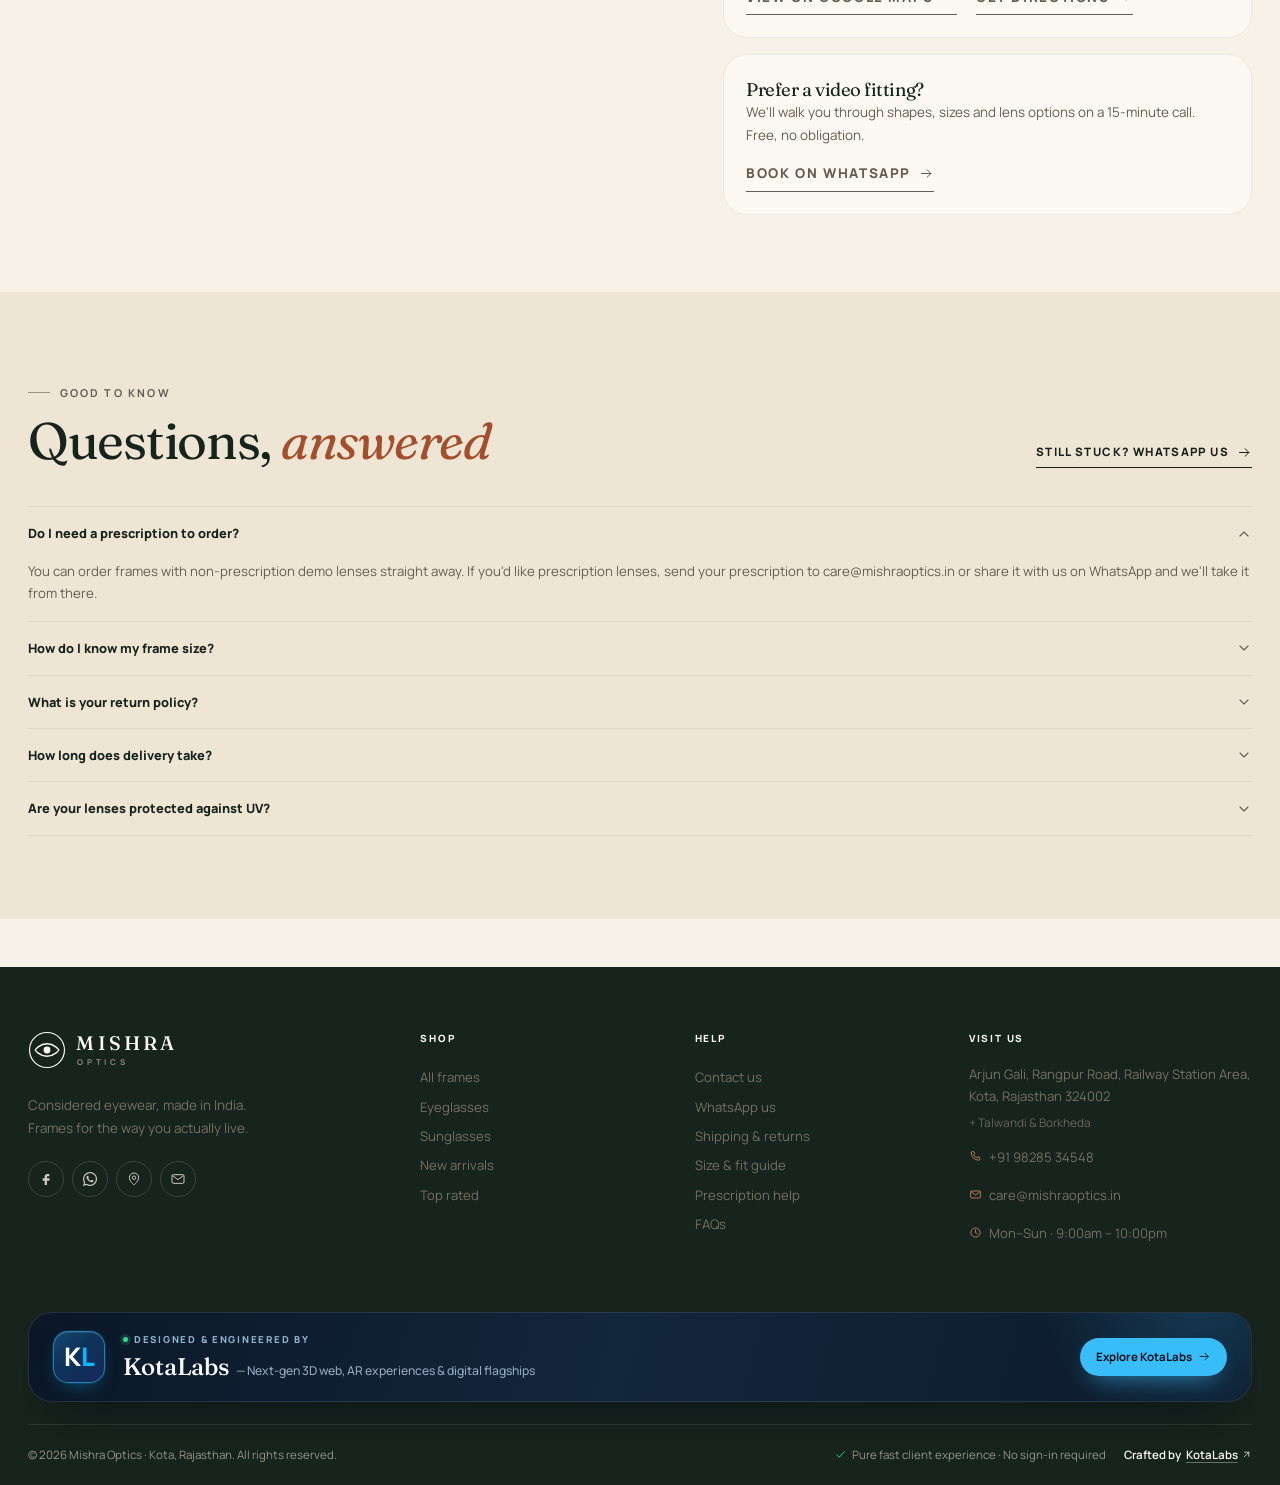
<file: contact.html>
<!DOCTYPE html>
<html lang="en">
<head>
<meta charset="UTF-8">
<meta name="viewport" content="width=device-width, initial-scale=1">
<title>Contact & stores — Mishra Optics</title>
<meta name="description">Talk to Mishra Optics about fit, prescriptions, orders or a studio visit. Three Kota studios on Rangpur Road, Talwandi and Borkheda, plus email and phone support.">
<link rel="stylesheet" href="css/styles.css">
<link rel="icon" href="data:image/svg+xml,%3Csvg xmlns='http://www.w3.org/2000/svg' viewBox='0 0 40 40'%3E%3Crect width='40' height='40' rx='10' fill='%231d3a2e'/%3E%3Cpath d='M8 20s4.5-6 12-6 12 6 12 6-4.5 6-12 6S8 20 8 20Z' fill='none' stroke='%23f7f2e8' stroke-width='1.6'/%3E%3Ccircle cx='20' cy='20' r='3.4' fill='%23b65f3c'/%3E%3C/svg%3E">
</head>
<body>

<a class="skip-link" href="#main">Skip to content</a>

<div class="announce">
  <div class="announce__inner">
    <div class="announce__item is-active"><svg class="icon" aria-hidden="true"><use href="assets/icons.svg#i-truck"></use></svg> Complimentary shipping on orders above ₹1,999</div>
    <div class="announce__item"><svg class="icon" aria-hidden="true"><use href="assets/icons.svg#i-refresh"></use></svg> 30-day no-questions returns · 1-year frame warranty</div>
    <div class="announce__item"><svg class="icon" aria-hidden="true"><use href="assets/icons.svg#i-sparkle"></use></svg> New: The Monsoon Edit — now in store and online</div>
  </div>
</div>

<header class="site-header">
  <div class="container header__inner">
    <a class="brand" href="index.html" aria-label="Mishra Optics — home">
      <svg class="brand__mark" viewBox="0 0 40 40" fill="none" aria-hidden="true">
        <circle cx="20" cy="20" r="18.4" stroke="currentColor" stroke-width="1.2"/>
        <path d="M7.5 20S12 13.4 20 13.4 32.5 20 32.5 20 28 26.6 20 26.6 7.5 20 7.5 20Z" stroke="currentColor" stroke-width="1.4" stroke-linejoin="round"/>
        <circle cx="20" cy="20" r="3.6" fill="currentColor"/>
        <path d="M20 1.6v2.6M20 35.8v2.6M1.6 20h2.6M35.8 20h2.6" stroke="currentColor" stroke-width="1.2" stroke-linecap="round"/>
      </svg>
      <span class="brand__text"><span class="brand__name">MISHRA</span><span class="brand__sub">OPTICS</span></span>
    </a>
    <nav class="nav" aria-label="Main navigation">
      <div class="has-mega">
        <button class="nav__link" type="button" aria-haspopup="true">Shop <svg class="icon" aria-hidden="true"><use href="assets/icons.svg#i-chevron-down"></use></svg></button>
        <div class="mega">
          <div><h4>Shop</h4><a href="shop.html">All frames</a><a href="shop.html?category=eyeglasses">Eyeglasses</a><a href="shop.html?category=sunglasses">Sunglasses</a><a href="shop.html?sort=newest">New arrivals</a><a href="shop.html?sort=rating">Top rated</a></div>
          <div><h4>By shape</h4><a href="shop.html?shape=Round">Round</a><a href="shop.html?shape=Rectangle">Rectangle</a><a href="shop.html?shape=Aviator">Aviator</a><a href="shop.html?shape=Cat-eye">Cat-eye</a><a href="shop.html?shape=Square">Square</a></div>
          <a class="mega__feature" href="shop.html?sort=newest"><img src="images/product-jaipur.jpg" alt="The Jaipur sunglasses" loading="lazy"><span>The Monsoon Edit</span><strong>New shapes for golden hour</strong></a>
        </div>
      </div>
      <a class="nav__link" href="shop.html?category=eyeglasses">Eyeglasses</a>
      <a class="nav__link" href="shop.html?category=sunglasses">Sunglasses</a>
      <a class="nav__link" href="about.html">Our story</a>
      <a class="nav__link" href="contact.html" aria-current="page">Contact</a>
    </nav>
    <div class="header__actions">
      <button class="icon-btn" type="button" data-open-search aria-label="Search frames"><svg class="icon" aria-hidden="true"><use href="assets/icons.svg#i-search"></use></svg></button>
      <a class="icon-btn icon-btn--account" href="contact.html" aria-label="Help and contact"><svg class="icon" aria-hidden="true"><use href="assets/icons.svg#i-user"></use></svg></a>
      <button class="icon-btn" type="button" data-open-wishlist aria-label="Saved frames"><svg class="icon" aria-hidden="true"><use href="assets/icons.svg#i-heart"></use></svg><span class="icon-btn__count" data-wish-count hidden>0</span></button>
      <button class="icon-btn burger" type="button" data-open-menu aria-label="Open menu"><svg class="icon" aria-hidden="true"><use href="assets/icons.svg#i-menu"></use></svg></button>
    </div>
  </div>
</header>

<main id="main">
  <section class="page-head">
    <div class="container">
      <nav class="breadcrumb" aria-label="Breadcrumb"><a href="index.html">Home</a> <svg class="icon" aria-hidden="true"><use href="assets/icons.svg#i-chevron-right"></use></svg> <span>Contact</span></nav>
      <h1>Talk to a <em>human.</em></h1>
      <p>Fit questions, prescription help, order updates or just a second opinion on a frame — we're a small team and we actually read these. Expect a reply within one working day.</p>
    </div>
  </section>

  <div class="container contact-grid">
    <div class="form-card reveal">
      <h2>Send us a note</h2>
      <p>Tell us what you need and we'll point you in the right direction.</p>
      <form id="contactForm" novalidate>
        <div class="form-grid">
          <div class="field">
            <label for="contactName">Your name</label>
            <input type="text" id="contactName" name="name" placeholder="Ananya Sharma" autocomplete="name" required>
            <span class="error">Please tell us your name</span>
          </div>
          <div class="field">
            <label for="contactEmail">Email</label>
            <input type="email" id="contactEmail" name="email" placeholder="you@example.com" autocomplete="email" required>
            <span class="error">Please enter a valid email</span>
          </div>
          <div class="field">
            <label for="contactPhone">Phone <span style="text-transform:none;letter-spacing:0;font-weight:500">(optional)</span></label>
            <input type="tel" id="contactPhone" name="phone" placeholder="+91 98285 34548" autocomplete="tel">
          </div>
          <div class="field">
            <label for="contactTopic">How can we help?</label>
            <select id="contactTopic" name="topic">
              <option>Frame & fit advice</option>
              <option>Prescription lenses</option>
              <option>Order or delivery</option>
              <option>Returns & exchanges</option>
              <option>Studio visit</option>
              <option>Something else</option>
            </select>
          </div>
          <div class="field field--full">
            <label for="contactMessage">Message</label>
            <textarea id="contactMessage" name="message" placeholder="A little detail helps us help you better…" required></textarea>
            <span class="error">Please add at least 10 characters</span>
          </div>
        </div>
        <button class="btn btn-whatsapp" type="submit" style="margin-top:1rem"><svg class="icon" aria-hidden="true"><use href="assets/icons.svg#i-whatsapp"></use></svg> Send on WhatsApp</button>
        <p class="form-note">This form opens WhatsApp with your message pre-filled — no data is stored on a server.</p>
      </form>
      <div class="form-success">
        <div class="empty-icon"><svg class="icon" aria-hidden="true"><use href="assets/icons.svg#i-check"></use></svg></div>
        <h3>Your message is ready</h3>
        <p>WhatsApp should open with your message pre-filled. If it didn't, tap below.</p>
        <a class="btn btn-whatsapp btn-sm" data-wa-fallback href="https://wa.me/919828534548" target="_blank" rel="noopener" style="margin-top:1.2rem"><svg class="icon" aria-hidden="true"><use href="assets/icons.svg#i-whatsapp"></use></svg> Continue on WhatsApp</a>
        <a class="btn btn-outline btn-sm" href="shop.html" style="margin-top:.6rem">Back to the frames</a>
      </div>
    </div>

    <aside class="contact-aside reveal" style="--d:100ms">
      <div class="contact-card">
        <h3>Reach us directly</h3>
        <div class="contact-line"><svg class="icon" aria-hidden="true"><use href="assets/icons.svg#i-mail"></use></svg><a href="mailto:care@mishraoptics.in">care@mishraoptics.in</a></div>
        <div class="contact-line"><svg class="icon" aria-hidden="true"><use href="assets/icons.svg#i-phone"></use></svg><a href="tel:+919828534548">+91 98285 34548</a></div>
        <div class="contact-line"><svg class="icon" aria-hidden="true"><use href="assets/icons.svg#i-whatsapp"></use></svg><a href="https://wa.me/919828534548?text=Hello%20Mishra%20Optics%2C%20I%27d%20like%20some%20help%20choosing%20a%20frame." target="_blank" rel="noopener">WhatsApp us</a></div>
        <div class="contact-line"><svg class="icon" aria-hidden="true"><use href="assets/icons.svg#i-facebook"></use></svg><a href="https://www.facebook.com/675562649552525/" target="_blank" rel="noopener">Facebook</a></div>
        <div class="contact-line"><svg class="icon" aria-hidden="true"><use href="assets/icons.svg#i-clock"></use></svg><span>Mon–Sun · 9:00am – 10:00pm IST</span></div>
        <a class="btn btn-whatsapp btn-block" href="https://wa.me/919828534548?text=Hello%20Mishra%20Optics%2C%20I%27d%20like%20some%20help%20choosing%20a%20frame." target="_blank" rel="noopener" style="margin-top:1rem"><svg class="icon" aria-hidden="true"><use href="assets/icons.svg#i-whatsapp"></use></svg> Chat on WhatsApp</a>
      </div>
      <div class="map-card" role="img" aria-label="Stylised map showing the Rangpur Road flagship studio in Kota">
        <div class="map-pin"><span><svg class="icon" aria-hidden="true"><use href="assets/icons.svg#i-pin"></use></svg></span><strong>Rangpur Road flagship</strong></div>
      </div>
      <div class="contact-card">
        <h3>Three studios in Kota</h3>
        <div class="branch-list">
          <div class="branch">
            <strong>Rangpur Road <em>· flagship</em></strong>
            <p>Arjun Gali, Rangpur Road, Railway Station Area,<br>Kota, Rajasthan 324002</p>
            <div class="contact-line"><svg class="icon" aria-hidden="true"><use href="assets/icons.svg#i-clock"></use></svg><span>Mon–Sun · 9:00am – 10:00pm</span></div>
            <div class="contact-line"><svg class="icon" aria-hidden="true"><use href="assets/icons.svg#i-phone"></use></svg><a href="tel:+919828534548">+91 98285 34548</a></div>
            <div class="branch-links">
              <a class="link-arrow" href="https://maps.app.goo.gl/d8M7fzZo2Wg4mpn37" target="_blank" rel="noopener">View on Google Maps <svg class="icon" aria-hidden="true"><use href="assets/icons.svg#i-arrow-up-right"></use></svg></a>
              <a class="link-arrow" href="https://www.google.com/maps/dir/?api=1&amp;destination=25.2238216,75.8769356" target="_blank" rel="noopener">Get directions <svg class="icon" aria-hidden="true"><use href="assets/icons.svg#i-arrow-right"></use></svg></a>
            </div>
          </div>
          <div class="branch">
            <strong>Talwandi</strong>
            <p>B-309, Sector-B, Talwandi (opposite Rajasthan Juice),<br>Kota, Rajasthan 324005</p>
            <div class="contact-line"><svg class="icon" aria-hidden="true"><use href="assets/icons.svg#i-clock"></use></svg><span>Mon–Sat · 10:00am – 9:30pm · Sun till 8:30pm</span></div>
            <div class="contact-line"><svg class="icon" aria-hidden="true"><use href="assets/icons.svg#i-phone"></use></svg><a href="tel:+918696454558">+91 86964 54558</a></div>
            <div class="branch-links">
              <a class="link-arrow" href="https://maps.app.goo.gl/nyt86nwMecyeWFk59" target="_blank" rel="noopener">View on Google Maps <svg class="icon" aria-hidden="true"><use href="assets/icons.svg#i-arrow-up-right"></use></svg></a>
              <a class="link-arrow" href="https://www.google.com/maps/dir/?api=1&amp;destination=25.1493474,75.8404001" target="_blank" rel="noopener">Get directions <svg class="icon" aria-hidden="true"><use href="assets/icons.svg#i-arrow-right"></use></svg></a>
            </div>
          </div>
          <div class="branch">
            <strong>Borkheda</strong>
            <p>Shop no. 6–7, Shighvi Complex, Deoli Arab Road,<br>near the petrol pump, Borkhera, Kota, Rajasthan 324002</p>
            <div class="contact-line"><svg class="icon" aria-hidden="true"><use href="assets/icons.svg#i-clock"></use></svg><span>Mon–Sun · 10:00am – 9:30pm</span></div>
            <div class="contact-line"><svg class="icon" aria-hidden="true"><use href="assets/icons.svg#i-phone"></use></svg><a href="tel:+918696454548">+91 86964 54548</a></div>
            <div class="branch-links">
              <a class="link-arrow" href="https://maps.app.goo.gl/jxotWdmWk32pK3tFA" target="_blank" rel="noopener">View on Google Maps <svg class="icon" aria-hidden="true"><use href="assets/icons.svg#i-arrow-up-right"></use></svg></a>
              <a class="link-arrow" href="https://www.google.com/maps/dir/?api=1&amp;destination=25.1790978,75.8839447" target="_blank" rel="noopener">Get directions <svg class="icon" aria-hidden="true"><use href="assets/icons.svg#i-arrow-right"></use></svg></a>
            </div>
          </div>
        </div>
      </div>
      <div class="contact-card">
        <h3>Prefer a video fitting?</h3>
        <p>We'll walk you through shapes, sizes and lens options on a 15-minute call. Free, no obligation.</p>
        <a class="link-arrow" href="https://wa.me/919828534548?text=Hi%20Mishra%20Optics%2C%20I%27d%20like%20to%20book%20a%20video%20fitting." target="_blank" rel="noopener" style="margin-top:1rem">Book on WhatsApp <svg class="icon" aria-hidden="true"><use href="assets/icons.svg#i-arrow-right"></use></svg></a>
      </div>
    </aside>
  </div>

  <section class="section section--cream">
    <div class="container">
      <div class="section-head">
        <div class="section-head__copy">
          <span class="eyebrow">Good to know</span>
          <h2>Questions, <em>answered</em></h2>
        </div>
        <a class="link-arrow" href="https://wa.me/919828534548?text=Hi%20Mishra%20Optics%2C%20I%20have%20a%20question." target="_blank" rel="noopener">Still stuck? WhatsApp us <svg class="icon" aria-hidden="true"><use href="assets/icons.svg#i-arrow-right"></use></svg></a>
      </div>
      <div class="faq-list" id="faqList"></div>
    </div>
  </section>
</main>

<footer class="site-footer">
  <div class="container">
    <div class="footer__main">
      <div class="footer__brand">
        <a class="brand" href="index.html" aria-label="Mishra Optics home">
          <svg class="brand__mark" viewBox="0 0 40 40" fill="none" aria-hidden="true"><circle cx="20" cy="20" r="18.4" stroke="currentColor" stroke-width="1.2"/><path d="M7.5 20S12 13.4 20 13.4 32.5 20 32.5 20 28 26.6 20 26.6 7.5 20 7.5 20Z" stroke="currentColor" stroke-width="1.4" stroke-linejoin="round"/><circle cx="20" cy="20" r="3.6" fill="currentColor"/></svg>
          <span class="brand__text"><span class="brand__name">MISHRA</span><span class="brand__sub">OPTICS</span></span>
        </a>
        <p>Considered eyewear, made in India. Frames for the way you actually live.</p>
        <div class="footer__socials">
          <a href="https://www.facebook.com/675562649552525/" target="_blank" rel="noopener" aria-label="Mishra Optics on Facebook"><svg class="icon" aria-hidden="true"><use href="assets/icons.svg#i-facebook"></use></svg></a>
          <a href="https://wa.me/919828534548?text=Hello%20Mishra%20Optics%2C%20I%27d%20like%20some%20help%20choosing%20a%20frame." target="_blank" rel="noopener" aria-label="Chat with Mishra Optics on WhatsApp"><svg class="icon" aria-hidden="true"><use href="assets/icons.svg#i-whatsapp"></use></svg></a>
          <a href="https://maps.google.com/?q=Mishra+Optician+Rangpur+Road+Kota+Rajasthan" target="_blank" rel="noopener" aria-label="Mishra Optics on Google Maps"><svg class="icon" aria-hidden="true"><use href="assets/icons.svg#i-pin"></use></svg></a>
          <a href="mailto:care@mishraoptics.in" aria-label="Email us"><svg class="icon" aria-hidden="true"><use href="assets/icons.svg#i-mail"></use></svg></a>
        </div>
      </div>
      <div class="footer__col"><h4>Shop</h4><a href="shop.html">All frames</a><a href="shop.html?category=eyeglasses">Eyeglasses</a><a href="shop.html?category=sunglasses">Sunglasses</a><a href="shop.html?sort=newest">New arrivals</a><a href="shop.html?sort=rating">Top rated</a></div>
      <div class="footer__col"><h4>Help</h4><a href="contact.html">Contact us</a><a href="https://wa.me/919828534548?text=Hi%20Mishra%20Optics%2C%20I%20need%20some%20help." target="_blank" rel="noopener">WhatsApp us</a><a href="contact.html">Shipping & returns</a><a href="contact.html">Size & fit guide</a><a href="contact.html">Prescription help</a><a href="contact.html">FAQs</a></div>
      <div class="footer__col"><h4>Visit us</h4><address>Arjun Gali, Rangpur Road, Railway Station Area,<br>Kota, Rajasthan 324002 <span class="footer__more">+ Talwandi &amp; Borkheda</span></address><a class="footer__contact" href="tel:+919828534548"><svg class="icon" aria-hidden="true"><use href="assets/icons.svg#i-phone"></use></svg> +91 98285 34548</a><a class="footer__contact" href="mailto:care@mishraoptics.in"><svg class="icon" aria-hidden="true"><use href="assets/icons.svg#i-mail"></use></svg> care@mishraoptics.in</a><a class="footer__contact" href="contact.html"><svg class="icon" aria-hidden="true"><use href="assets/icons.svg#i-clock"></use></svg> Mon–Sun · 9:00am – 10:00pm</a></div>
    </div>
    <div class="kotalabs-card">
      <span class="kotalabs-mark" aria-hidden="true"><b>K</b><i>L</i></span>
      <div class="kotalabs-card__body">
        <span class="kotalabs-card__eyebrow"><i aria-hidden="true"></i> Designed &amp; engineered by</span>
        <p class="kotalabs-card__line">
          <span class="kotalabs-card__name">KotaLabs</span>
          <span class="kotalabs-card__tag">— Next-gen 3D web, AR experiences &amp; digital flagships</span>
        </p>
      </div>
      <a class="kotalabs-card__cta" href="https://www.kotalabs.in/" target="_blank" rel="noopener">Explore KotaLabs <svg class="icon" aria-hidden="true"><use href="assets/icons.svg#i-arrow-right"></use></svg></a>
    </div>
    <div class="footer__bottom">
      <span class="footer__copy">© <span id="year">2026</span> Mishra Optics · Kota, Rajasthan. All rights reserved.</span>
      <div class="footer__bottom-end">
        <span class="footer__promise"><svg class="icon" aria-hidden="true"><use href="assets/icons.svg#i-check"></use></svg> Pure fast client experience · No sign-in required</span>
        <span class="footer__crafted">Crafted by <a href="https://www.kotalabs.in/" target="_blank" rel="noopener">KotaLabs <svg class="icon" aria-hidden="true"><use href="assets/icons.svg#i-arrow-up-right"></use></svg></a></span>
      </div>
    </div>
  </div>
</footer>

<script src="js/data.js"></script>
<script src="js/app.js"></script>
</body>
</html>
</file>
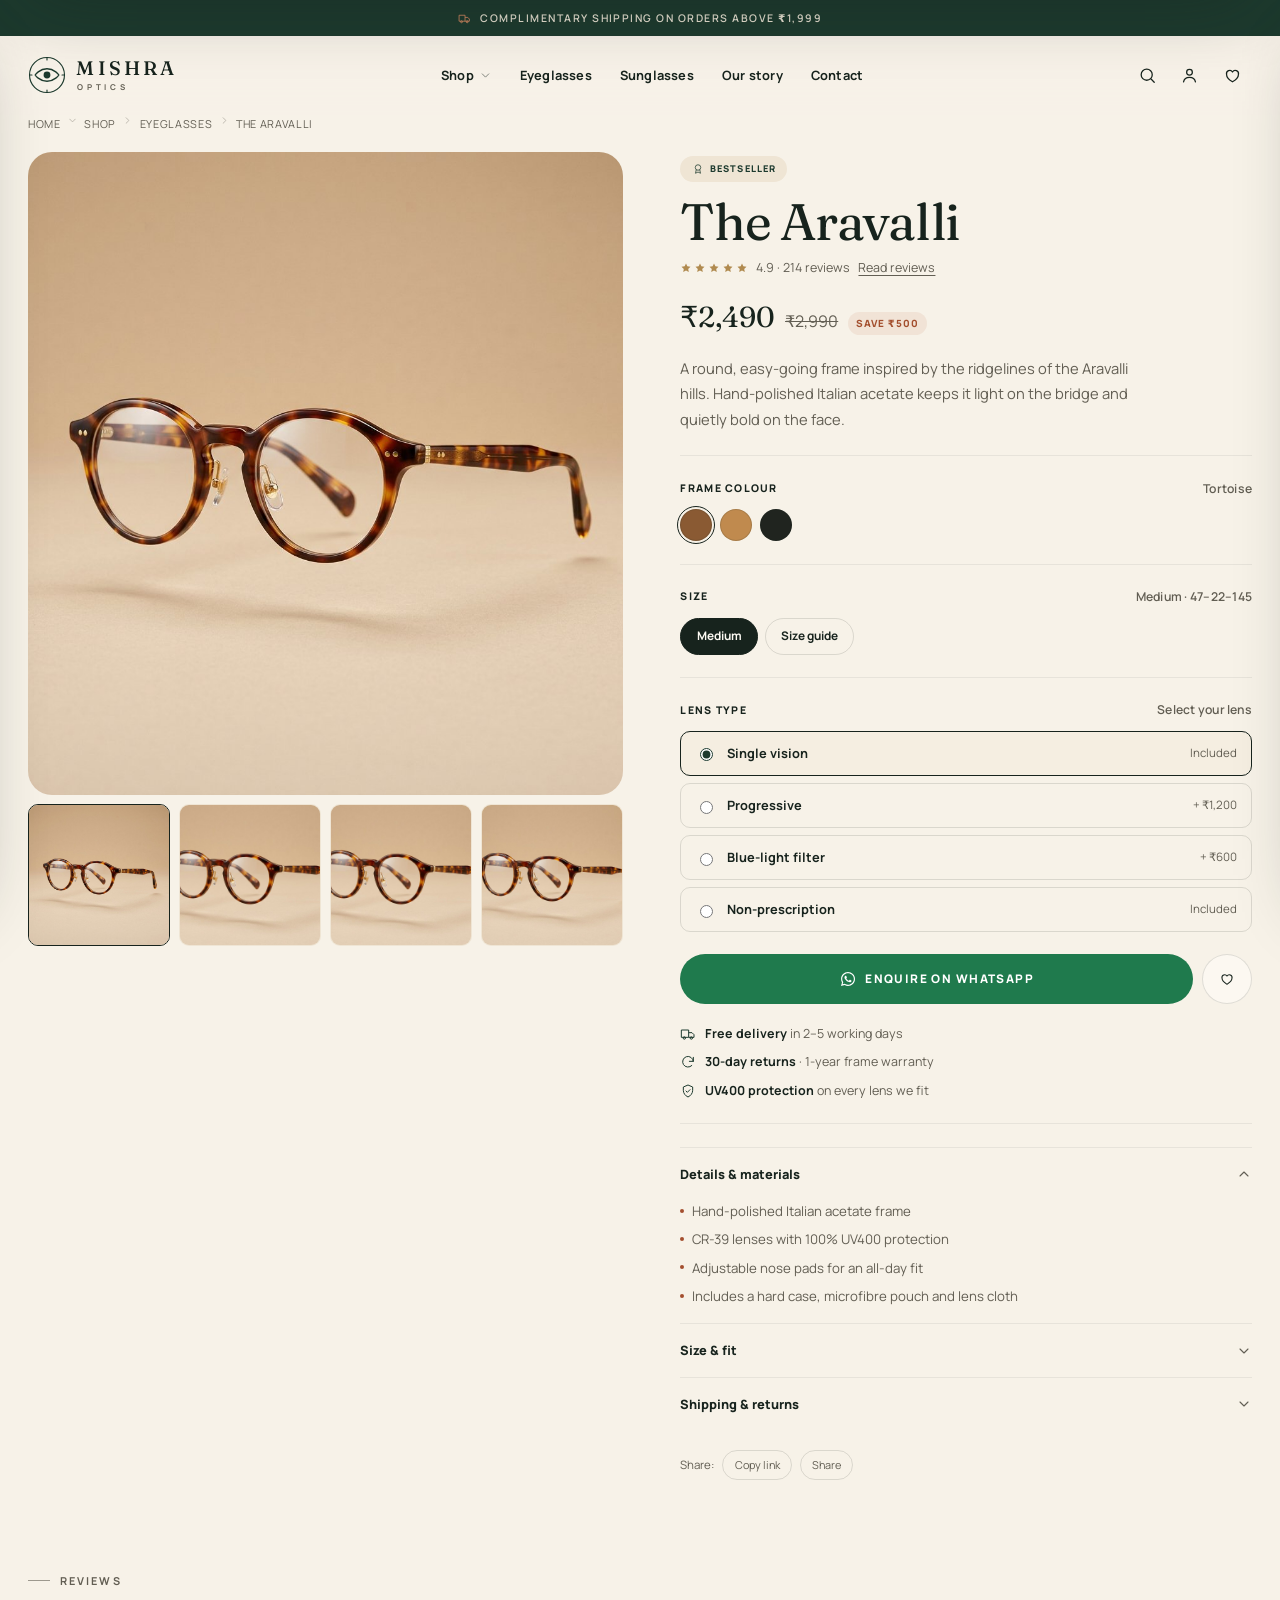
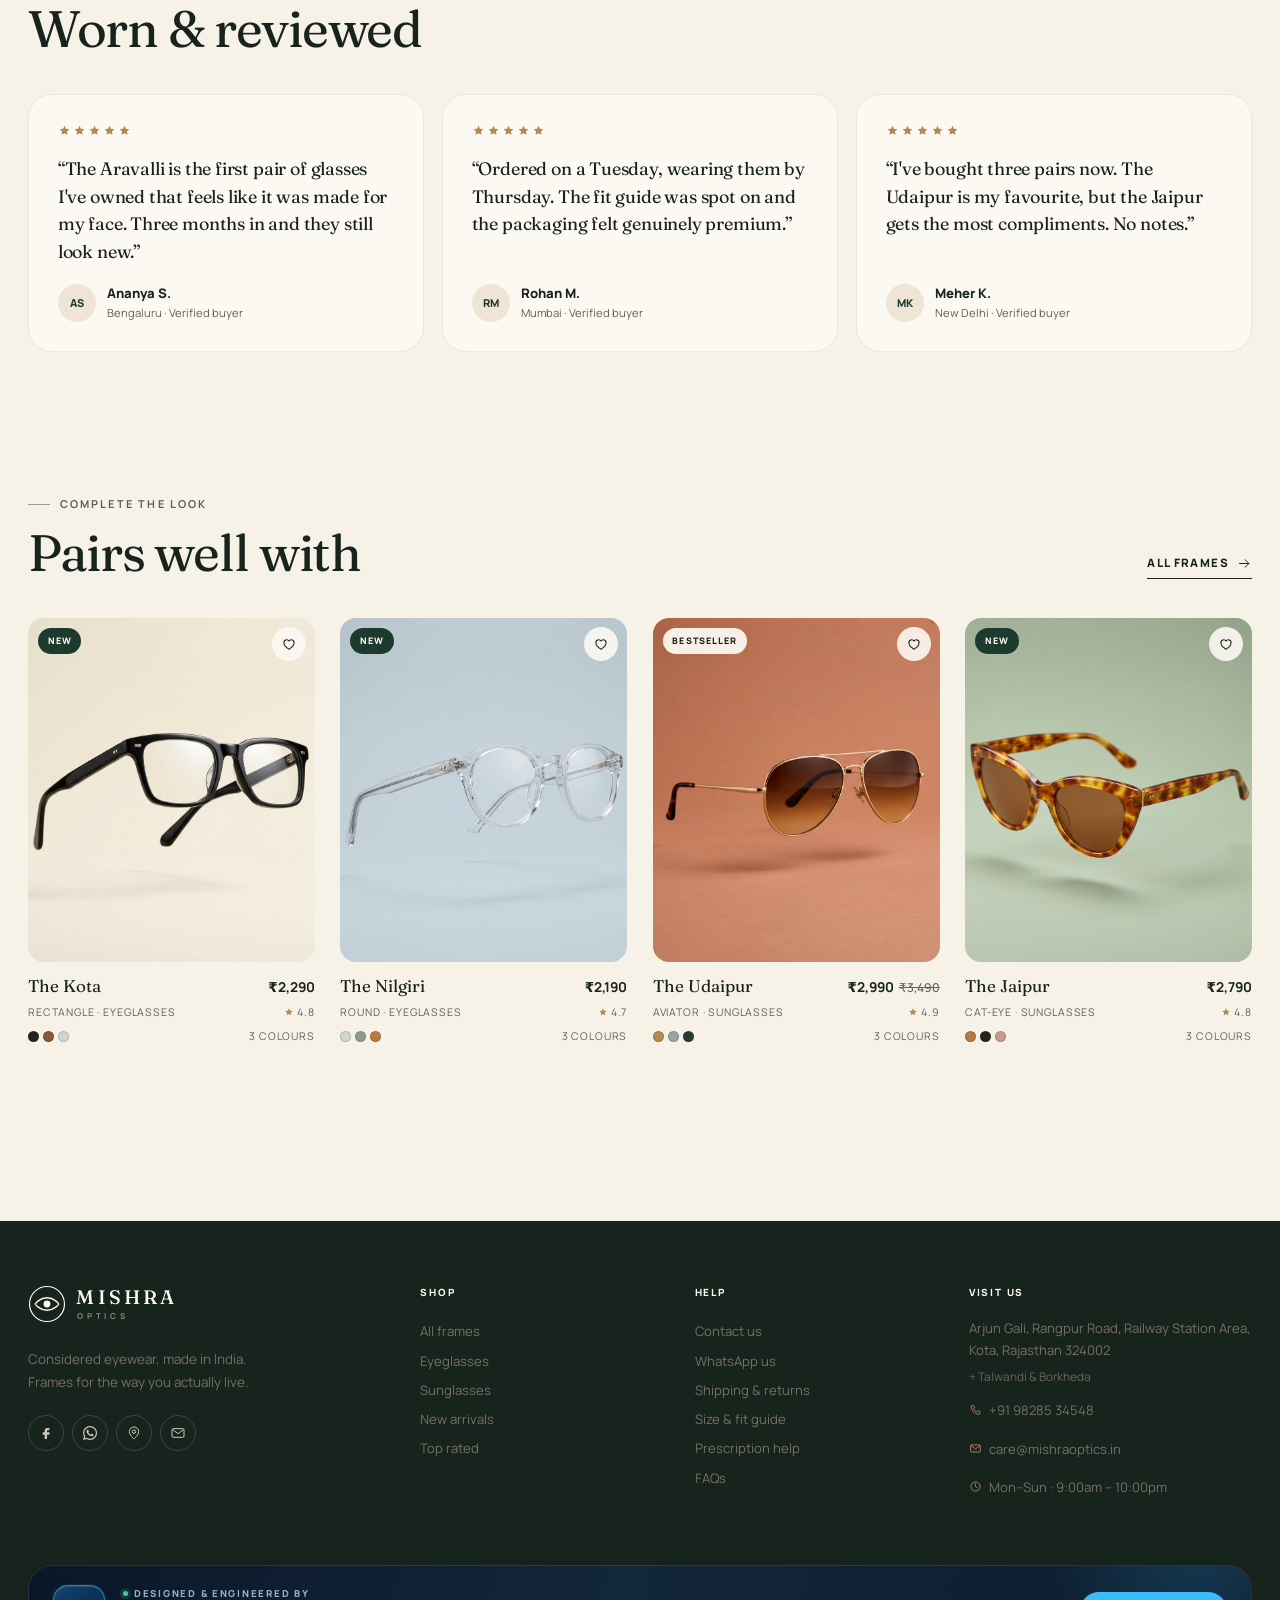
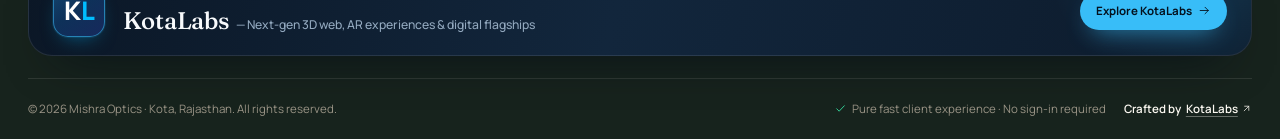
<file: product.html>
<!DOCTYPE html>
<html lang="en">
<head>
<meta charset="UTF-8">
<meta name="viewport" content="width=device-width, initial-scale=1">
<title>The Aravalli — Mishra Optics</title>
<meta name="description" content="The Aravalli: a round, hand-polished acetate frame from Mishra Optics. Lightweight, UV400-protected and made in India.">
<link rel="stylesheet" href="css/styles.css">
<link rel="icon" href="data:image/svg+xml,%3Csvg xmlns='http://www.w3.org/2000/svg' viewBox='0 0 40 40'%3E%3Crect width='40' height='40' rx='10' fill='%231d3a2e'/%3E%3Cpath d='M8 20s4.5-6 12-6 12 6 12 6-4.5 6-12 6S8 20 8 20Z' fill='none' stroke='%23f7f2e8' stroke-width='1.6'/%3E%3Ccircle cx='20' cy='20' r='3.4' fill='%23b65f3c'/%3E%3C/svg%3E">
</head>
<body>

<a class="skip-link" href="#main">Skip to content</a>

<div class="announce">
  <div class="announce__inner">
    <div class="announce__item is-active"><svg class="icon" aria-hidden="true"><use href="assets/icons.svg#i-truck"></use></svg> Complimentary shipping on orders above ₹1,999</div>
    <div class="announce__item"><svg class="icon" aria-hidden="true"><use href="assets/icons.svg#i-refresh"></use></svg> 30-day no-questions returns · 1-year frame warranty</div>
    <div class="announce__item"><svg class="icon" aria-hidden="true"><use href="assets/icons.svg#i-sparkle"></use></svg> New: The Monsoon Edit — now in store and online</div>
  </div>
</div>

<header class="site-header">
  <div class="container header__inner">
    <a class="brand" href="index.html" aria-label="Mishra Optics — home">
      <svg class="brand__mark" viewBox="0 0 40 40" fill="none" aria-hidden="true">
        <circle cx="20" cy="20" r="18.4" stroke="currentColor" stroke-width="1.2"/>
        <path d="M7.5 20S12 13.4 20 13.4 32.5 20 32.5 20 28 26.6 20 26.6 7.5 20 7.5 20Z" stroke="currentColor" stroke-width="1.4" stroke-linejoin="round"/>
        <circle cx="20" cy="20" r="3.6" fill="currentColor"/>
        <path d="M20 1.6v2.6M20 35.8v2.6M1.6 20h2.6M35.8 20h2.6" stroke="currentColor" stroke-width="1.2" stroke-linecap="round"/>
      </svg>
      <span class="brand__text"><span class="brand__name">MISHRA</span><span class="brand__sub">OPTICS</span></span>
    </a>
    <nav class="nav" aria-label="Main navigation">
      <div class="has-mega">
        <button class="nav__link" type="button" aria-haspopup="true">Shop <svg class="icon" aria-hidden="true"><use href="assets/icons.svg#i-chevron-down"></use></svg></button>
        <div class="mega">
          <div><h4>Shop</h4><a href="shop.html">All frames</a><a href="shop.html?category=eyeglasses">Eyeglasses</a><a href="shop.html?category=sunglasses">Sunglasses</a><a href="shop.html?sort=newest">New arrivals</a><a href="shop.html?sort=rating">Top rated</a></div>
          <div><h4>By shape</h4><a href="shop.html?shape=Round">Round</a><a href="shop.html?shape=Rectangle">Rectangle</a><a href="shop.html?shape=Aviator">Aviator</a><a href="shop.html?shape=Cat-eye">Cat-eye</a><a href="shop.html?shape=Square">Square</a></div>
          <a class="mega__feature" href="shop.html?sort=newest"><img src="images/product-jaipur.jpg" alt="The Jaipur sunglasses" loading="lazy"><span>The Monsoon Edit</span><strong>New shapes for golden hour</strong></a>
        </div>
      </div>
      <a class="nav__link" href="shop.html?category=eyeglasses">Eyeglasses</a>
      <a class="nav__link" href="shop.html?category=sunglasses">Sunglasses</a>
      <a class="nav__link" href="about.html">Our story</a>
      <a class="nav__link" href="contact.html">Contact</a>
    </nav>
    <div class="header__actions">
      <button class="icon-btn" type="button" data-open-search aria-label="Search frames"><svg class="icon" aria-hidden="true"><use href="assets/icons.svg#i-search"></use></svg></button>
      <a class="icon-btn icon-btn--account" href="contact.html" aria-label="Help and contact"><svg class="icon" aria-hidden="true"><use href="assets/icons.svg#i-user"></use></svg></a>
      <button class="icon-btn" type="button" data-open-wishlist aria-label="Saved frames"><svg class="icon" aria-hidden="true"><use href="assets/icons.svg#i-heart"></use></svg><span class="icon-btn__count" data-wish-count hidden>0</span></button>
      <button class="icon-btn burger" type="button" data-open-menu aria-label="Open menu"><svg class="icon" aria-hidden="true"><use href="assets/icons.svg#i-menu"></use></svg></button>
    </div>
  </div>
</header>

<main id="main">
  <div id="pdpRoot">
    <div class="container" style="padding-block:4rem">
      <p class="muted">Loading the frame…</p>
    </div>
  </div>
</main>
<noscript>
  <div class="container" style="padding-block:2rem">
    <p>This product page needs JavaScript enabled to display frame options. You can still browse the collection on the shop page.</p>
  </div>
</noscript>

<footer class="site-footer">
  <div class="container">
    <div class="footer__main">
      <div class="footer__brand">
        <a class="brand" href="index.html" aria-label="Mishra Optics home">
          <svg class="brand__mark" viewBox="0 0 40 40" fill="none" aria-hidden="true"><circle cx="20" cy="20" r="18.4" stroke="currentColor" stroke-width="1.2"/><path d="M7.5 20S12 13.4 20 13.4 32.5 20 32.5 20 28 26.6 20 26.6 7.5 20 7.5 20Z" stroke="currentColor" stroke-width="1.4" stroke-linejoin="round"/><circle cx="20" cy="20" r="3.6" fill="currentColor"/></svg>
          <span class="brand__text"><span class="brand__name">MISHRA</span><span class="brand__sub">OPTICS</span></span>
        </a>
        <p>Considered eyewear, made in India. Frames for the way you actually live.</p>
        <div class="footer__socials">
          <a href="https://www.facebook.com/675562649552525/" target="_blank" rel="noopener" aria-label="Mishra Optics on Facebook"><svg class="icon" aria-hidden="true"><use href="assets/icons.svg#i-facebook"></use></svg></a>
          <a href="https://wa.me/919828534548?text=Hello%20Mishra%20Optics%2C%20I%27d%20like%20some%20help%20choosing%20a%20frame." target="_blank" rel="noopener" aria-label="Chat with Mishra Optics on WhatsApp"><svg class="icon" aria-hidden="true"><use href="assets/icons.svg#i-whatsapp"></use></svg></a>
          <a href="https://maps.google.com/?q=Mishra+Optician+Rangpur+Road+Kota+Rajasthan" target="_blank" rel="noopener" aria-label="Mishra Optics on Google Maps"><svg class="icon" aria-hidden="true"><use href="assets/icons.svg#i-pin"></use></svg></a>
          <a href="mailto:care@mishraoptics.in" aria-label="Email us"><svg class="icon" aria-hidden="true"><use href="assets/icons.svg#i-mail"></use></svg></a>
        </div>
      </div>
      <div class="footer__col"><h4>Shop</h4><a href="shop.html">All frames</a><a href="shop.html?category=eyeglasses">Eyeglasses</a><a href="shop.html?category=sunglasses">Sunglasses</a><a href="shop.html?sort=newest">New arrivals</a><a href="shop.html?sort=rating">Top rated</a></div>
      <div class="footer__col"><h4>Help</h4><a href="contact.html">Contact us</a><a href="https://wa.me/919828534548?text=Hi%20Mishra%20Optics%2C%20I%20need%20some%20help." target="_blank" rel="noopener">WhatsApp us</a><a href="contact.html">Shipping & returns</a><a href="contact.html">Size & fit guide</a><a href="contact.html">Prescription help</a><a href="contact.html">FAQs</a></div>
      <div class="footer__col"><h4>Visit us</h4><address>Arjun Gali, Rangpur Road, Railway Station Area,<br>Kota, Rajasthan 324002 <span class="footer__more">+ Talwandi &amp; Borkheda</span></address><a class="footer__contact" href="tel:+919828534548"><svg class="icon" aria-hidden="true"><use href="assets/icons.svg#i-phone"></use></svg> +91 98285 34548</a><a class="footer__contact" href="mailto:care@mishraoptics.in"><svg class="icon" aria-hidden="true"><use href="assets/icons.svg#i-mail"></use></svg> care@mishraoptics.in</a><a class="footer__contact" href="contact.html"><svg class="icon" aria-hidden="true"><use href="assets/icons.svg#i-clock"></use></svg> Mon–Sun · 9:00am – 10:00pm</a></div>
    </div>
    <div class="kotalabs-card">
      <span class="kotalabs-mark" aria-hidden="true"><b>K</b><i>L</i></span>
      <div class="kotalabs-card__body">
        <span class="kotalabs-card__eyebrow"><i aria-hidden="true"></i> Designed &amp; engineered by</span>
        <p class="kotalabs-card__line">
          <span class="kotalabs-card__name">KotaLabs</span>
          <span class="kotalabs-card__tag">— Next-gen 3D web, AR experiences &amp; digital flagships</span>
        </p>
      </div>
      <a class="kotalabs-card__cta" href="https://www.kotalabs.in/" target="_blank" rel="noopener">Explore KotaLabs <svg class="icon" aria-hidden="true"><use href="assets/icons.svg#i-arrow-right"></use></svg></a>
    </div>
    <div class="footer__bottom">
      <span class="footer__copy">© <span id="year">2026</span> Mishra Optics · Kota, Rajasthan. All rights reserved.</span>
      <div class="footer__bottom-end">
        <span class="footer__promise"><svg class="icon" aria-hidden="true"><use href="assets/icons.svg#i-check"></use></svg> Pure fast client experience · No sign-in required</span>
        <span class="footer__crafted">Crafted by <a href="https://www.kotalabs.in/" target="_blank" rel="noopener">KotaLabs <svg class="icon" aria-hidden="true"><use href="assets/icons.svg#i-arrow-up-right"></use></svg></a></span>
      </div>
    </div>
  </div>
</footer>

<script src="js/data.js"></script>
<script src="js/app.js"></script>
</body>
</html>
</file>
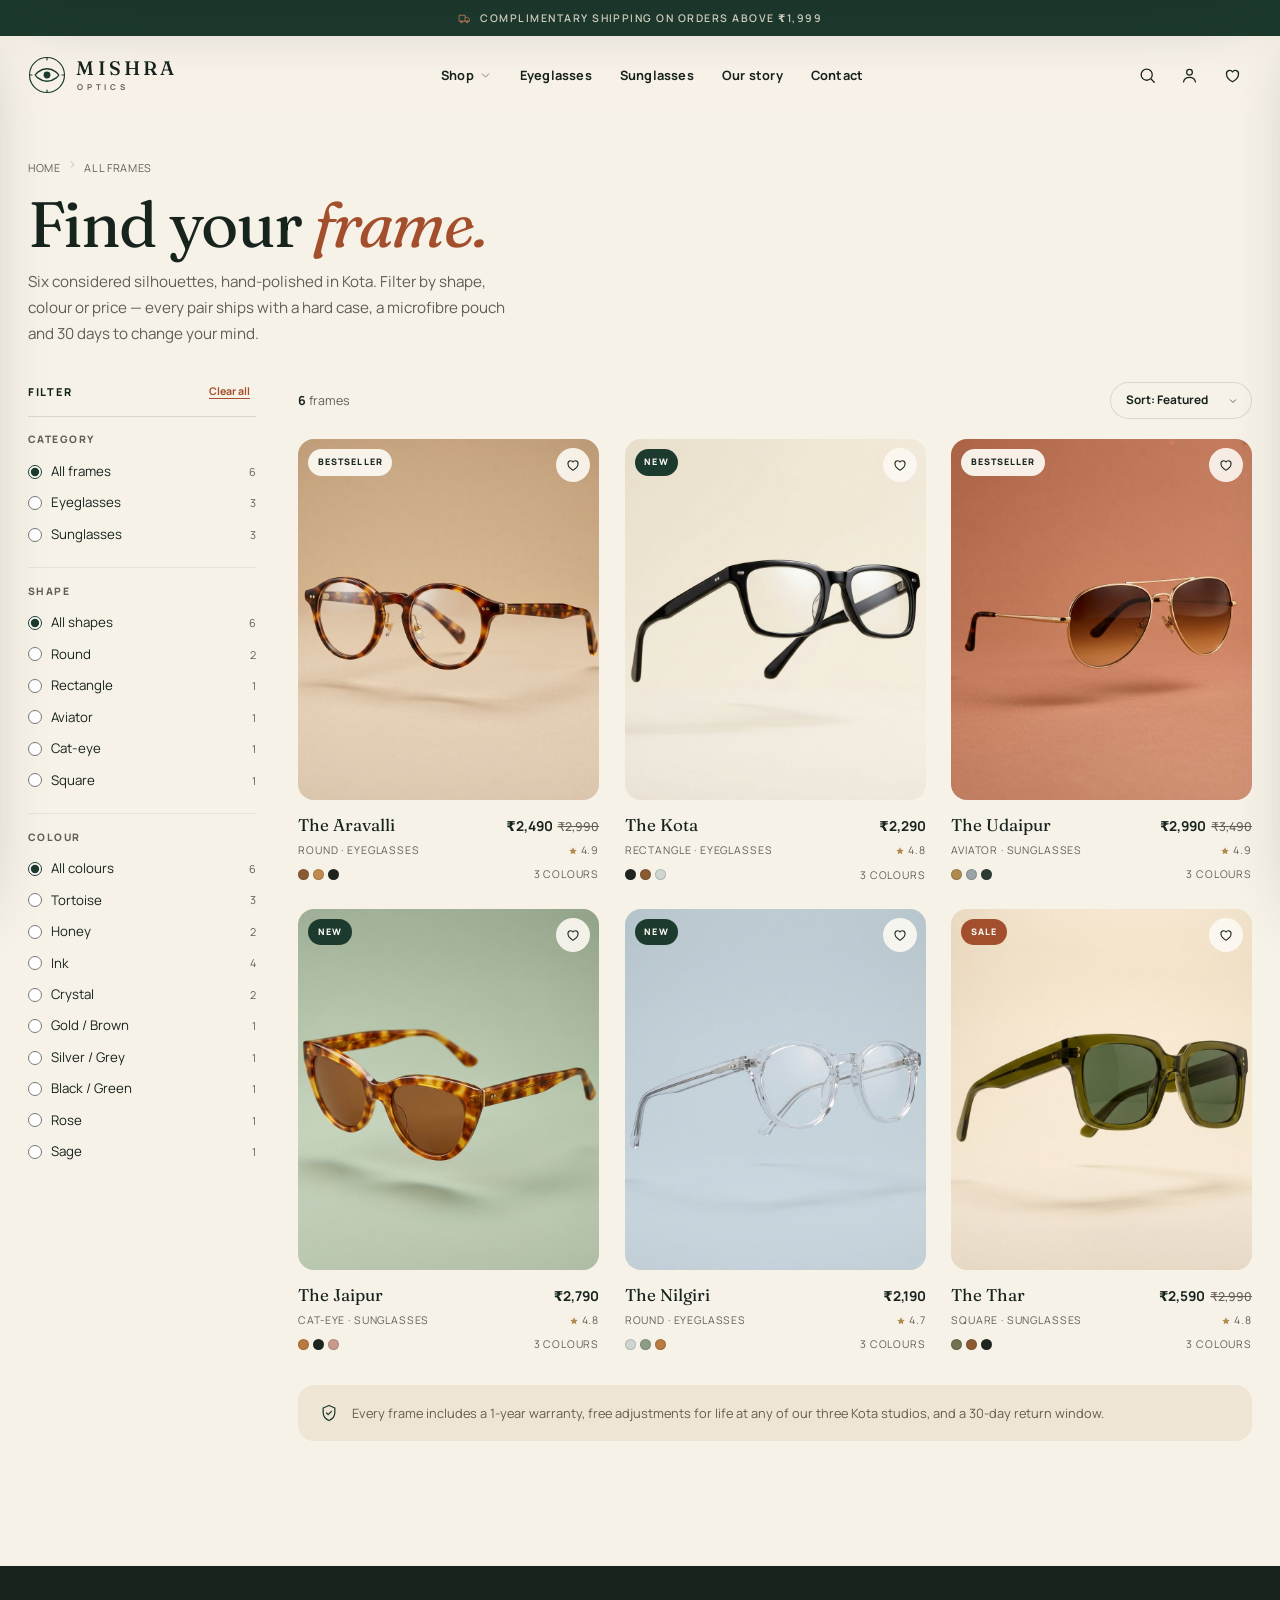
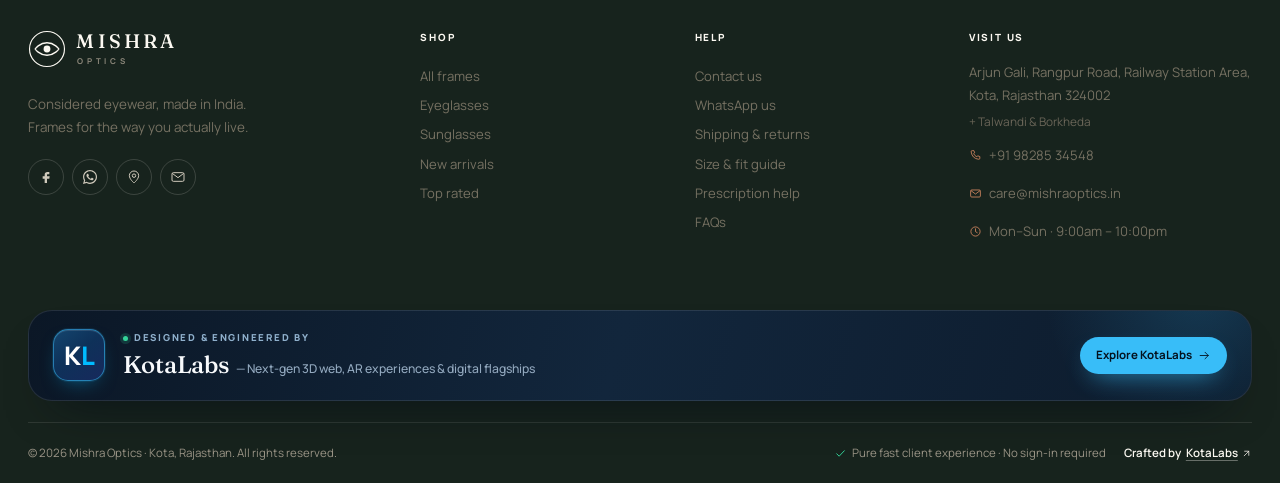
<file: shop.html>
<!DOCTYPE html>
<html lang="en">
<head>
<meta charset="UTF-8">
<meta name="viewport" content="width=device-width, initial-scale=1">
<title>Shop all frames — Mishra Optics</title>
<meta name="description" content="Browse handcrafted eyeglasses and sunglasses from Mishra Optics. Filter by shape, colour and price. Free shipping above ₹1,999 and 30-day returns.">
<link rel="stylesheet" href="css/styles.css">
<link rel="icon" href="data:image/svg+xml,%3Csvg xmlns='http://www.w3.org/2000/svg' viewBox='0 0 40 40'%3E%3Crect width='40' height='40' rx='10' fill='%231d3a2e'/%3E%3Cpath d='M8 20s4.5-6 12-6 12 6 12 6-4.5 6-12 6S8 20 8 20Z' fill='none' stroke='%23f7f2e8' stroke-width='1.6'/%3E%3Ccircle cx='20' cy='20' r='3.4' fill='%23b65f3c'/%3E%3C/svg%3E">
</head>
<body>

<a class="skip-link" href="#main">Skip to content</a>

<div class="announce">
  <div class="announce__inner">
    <div class="announce__item is-active"><svg class="icon" aria-hidden="true"><use href="assets/icons.svg#i-truck"></use></svg> Complimentary shipping on orders above ₹1,999</div>
    <div class="announce__item"><svg class="icon" aria-hidden="true"><use href="assets/icons.svg#i-refresh"></use></svg> 30-day no-questions returns · 1-year frame warranty</div>
    <div class="announce__item"><svg class="icon" aria-hidden="true"><use href="assets/icons.svg#i-sparkle"></use></svg> New: The Monsoon Edit — now in store and online</div>
  </div>
</div>

<header class="site-header">
  <div class="container header__inner">
    <a class="brand" href="index.html" aria-label="Mishra Optics — home">
      <svg class="brand__mark" viewBox="0 0 40 40" fill="none" aria-hidden="true">
        <circle cx="20" cy="20" r="18.4" stroke="currentColor" stroke-width="1.2"/>
        <path d="M7.5 20S12 13.4 20 13.4 32.5 20 32.5 20 28 26.6 20 26.6 7.5 20 7.5 20Z" stroke="currentColor" stroke-width="1.4" stroke-linejoin="round"/>
        <circle cx="20" cy="20" r="3.6" fill="currentColor"/>
        <path d="M20 1.6v2.6M20 35.8v2.6M1.6 20h2.6M35.8 20h2.6" stroke="currentColor" stroke-width="1.2" stroke-linecap="round"/>
      </svg>
      <span class="brand__text"><span class="brand__name">MISHRA</span><span class="brand__sub">OPTICS</span></span>
    </a>
    <nav class="nav" aria-label="Main navigation">
      <div class="has-mega">
        <button class="nav__link" type="button" aria-haspopup="true">Shop <svg class="icon" aria-hidden="true"><use href="assets/icons.svg#i-chevron-down"></use></svg></button>
        <div class="mega">
          <div><h4>Shop</h4><a href="shop.html">All frames</a><a href="shop.html?category=eyeglasses">Eyeglasses</a><a href="shop.html?category=sunglasses">Sunglasses</a><a href="shop.html?sort=newest">New arrivals</a><a href="shop.html?sort=rating">Top rated</a></div>
          <div><h4>By shape</h4><a href="shop.html?shape=Round">Round</a><a href="shop.html?shape=Rectangle">Rectangle</a><a href="shop.html?shape=Aviator">Aviator</a><a href="shop.html?shape=Cat-eye">Cat-eye</a><a href="shop.html?shape=Square">Square</a></div>
          <a class="mega__feature" href="shop.html?sort=newest"><img src="images/product-jaipur.jpg" alt="The Jaipur sunglasses" loading="lazy"><span>The Monsoon Edit</span><strong>New shapes for golden hour</strong></a>
        </div>
      </div>
      <a class="nav__link" href="shop.html?category=eyeglasses">Eyeglasses</a>
      <a class="nav__link" href="shop.html?category=sunglasses">Sunglasses</a>
      <a class="nav__link" href="about.html">Our story</a>
      <a class="nav__link" href="contact.html">Contact</a>
    </nav>
    <div class="header__actions">
      <button class="icon-btn" type="button" data-open-search aria-label="Search frames"><svg class="icon" aria-hidden="true"><use href="assets/icons.svg#i-search"></use></svg></button>
      <a class="icon-btn icon-btn--account" href="contact.html" aria-label="Help and contact"><svg class="icon" aria-hidden="true"><use href="assets/icons.svg#i-user"></use></svg></a>
      <button class="icon-btn" type="button" data-open-wishlist aria-label="Saved frames"><svg class="icon" aria-hidden="true"><use href="assets/icons.svg#i-heart"></use></svg><span class="icon-btn__count" data-wish-count hidden>0</span></button>
      <button class="icon-btn burger" type="button" data-open-menu aria-label="Open menu"><svg class="icon" aria-hidden="true"><use href="assets/icons.svg#i-menu"></use></svg></button>
    </div>
  </div>
</header>

<main id="main">
  <section class="page-head">
    <div class="container">
      <nav class="breadcrumb" aria-label="Breadcrumb"><a href="index.html">Home</a> <svg class="icon" aria-hidden="true"><use href="assets/icons.svg#i-chevron-right"></use></svg> <span>All frames</span></nav>
      <h1>Find your <em>frame.</em></h1>
      <p>Six considered silhouettes, hand-polished in Kota. Filter by shape, colour or price — every pair ships with a hard case, a microfibre pouch and 30 days to change your mind.</p>
    </div>
  </section>

  <div class="container shop-layout">
    <aside class="filters" id="filtersPanel" aria-label="Filter frames">
      <div class="filters__head">
        <h2>Filter</h2>
        <button class="filters__clear" type="button" data-clear-filters>Clear all</button>
      </div>
      <div class="filter-group"><h3>Category</h3><div id="filterCategory"></div></div>
      <div class="filter-group"><h3>Shape</h3><div id="filterShape"></div></div>
      <div class="filter-group"><h3>Colour</h3><div id="filterColor"></div></div>
      <div class="filter-group">
        <h3>Max price</h3>
        <input class="price-range" type="range" id="priceRange" min="1000" max="3500" step="100" value="3500" aria-label="Maximum price">
        <div class="price-labels"><span>₹1,000</span><span id="priceOut">₹3,500</span></div>
      </div>
      <div class="shop-note"><svg class="icon" aria-hidden="true"><use href="assets/icons.svg#i-truck"></use></svg> Free shipping on orders above ₹1,999. Not sure about fit? Book a free video fitting.</div>
      <button class="btn btn-primary btn-block filter-apply" type="button" data-close-filters>Show results</button>
    </aside>

    <div>
      <div class="shop-toolbar">
        <span class="shop-toolbar__count" id="shopCount">Loading frames…</span>
        <div class="shop-toolbar__right">
          <button class="btn btn-outline btn-sm filter-toggle" id="filterToggle" type="button" aria-expanded="false" aria-controls="filtersPanel"><svg class="icon" aria-hidden="true"><use href="assets/icons.svg#i-filter"></use></svg> Filters</button>
          <label class="sr-only" for="sortSelect">Sort frames</label>
          <select class="sort-select" id="sortSelect">
            <option value="featured">Sort: Featured</option>
            <option value="newest">Newest first</option>
            <option value="price-asc">Price: low to high</option>
            <option value="price-desc">Price: high to low</option>
            <option value="rating">Top rated</option>
          </select>
        </div>
      </div>
      <div class="product-grid shop-grid" id="shopGrid"></div>
      <div class="shop-note"><svg class="icon" aria-hidden="true"><use href="assets/icons.svg#i-shield"></use></svg> Every frame includes a 1-year warranty, free adjustments for life at any of our three Kota studios, and a 30-day return window.</div>
    </div>
  </div>
</main>

<footer class="site-footer">
  <div class="container">
    <div class="footer__main">
      <div class="footer__brand">
        <a class="brand" href="index.html" aria-label="Mishra Optics home">
          <svg class="brand__mark" viewBox="0 0 40 40" fill="none" aria-hidden="true"><circle cx="20" cy="20" r="18.4" stroke="currentColor" stroke-width="1.2"/><path d="M7.5 20S12 13.4 20 13.4 32.5 20 32.5 20 28 26.6 20 26.6 7.5 20 7.5 20Z" stroke="currentColor" stroke-width="1.4" stroke-linejoin="round"/><circle cx="20" cy="20" r="3.6" fill="currentColor"/></svg>
          <span class="brand__text"><span class="brand__name">MISHRA</span><span class="brand__sub">OPTICS</span></span>
        </a>
        <p>Considered eyewear, made in India. Frames for the way you actually live.</p>
        <div class="footer__socials">
          <a href="https://www.facebook.com/675562649552525/" target="_blank" rel="noopener" aria-label="Mishra Optics on Facebook"><svg class="icon" aria-hidden="true"><use href="assets/icons.svg#i-facebook"></use></svg></a>
          <a href="https://wa.me/919828534548?text=Hello%20Mishra%20Optics%2C%20I%27d%20like%20some%20help%20choosing%20a%20frame." target="_blank" rel="noopener" aria-label="Chat with Mishra Optics on WhatsApp"><svg class="icon" aria-hidden="true"><use href="assets/icons.svg#i-whatsapp"></use></svg></a>
          <a href="https://maps.google.com/?q=Mishra+Optician+Rangpur+Road+Kota+Rajasthan" target="_blank" rel="noopener" aria-label="Mishra Optics on Google Maps"><svg class="icon" aria-hidden="true"><use href="assets/icons.svg#i-pin"></use></svg></a>
          <a href="mailto:care@mishraoptics.in" aria-label="Email us"><svg class="icon" aria-hidden="true"><use href="assets/icons.svg#i-mail"></use></svg></a>
        </div>
      </div>
      <div class="footer__col"><h4>Shop</h4><a href="shop.html">All frames</a><a href="shop.html?category=eyeglasses">Eyeglasses</a><a href="shop.html?category=sunglasses">Sunglasses</a><a href="shop.html?sort=newest">New arrivals</a><a href="shop.html?sort=rating">Top rated</a></div>
      <div class="footer__col"><h4>Help</h4><a href="contact.html">Contact us</a><a href="https://wa.me/919828534548?text=Hi%20Mishra%20Optics%2C%20I%20need%20some%20help." target="_blank" rel="noopener">WhatsApp us</a><a href="contact.html">Shipping & returns</a><a href="contact.html">Size & fit guide</a><a href="contact.html">Prescription help</a><a href="contact.html">FAQs</a></div>
      <div class="footer__col"><h4>Visit us</h4><address>Arjun Gali, Rangpur Road, Railway Station Area,<br>Kota, Rajasthan 324002 <span class="footer__more">+ Talwandi &amp; Borkheda</span></address><a class="footer__contact" href="tel:+919828534548"><svg class="icon" aria-hidden="true"><use href="assets/icons.svg#i-phone"></use></svg> +91 98285 34548</a><a class="footer__contact" href="mailto:care@mishraoptics.in"><svg class="icon" aria-hidden="true"><use href="assets/icons.svg#i-mail"></use></svg> care@mishraoptics.in</a><a class="footer__contact" href="contact.html"><svg class="icon" aria-hidden="true"><use href="assets/icons.svg#i-clock"></use></svg> Mon–Sun · 9:00am – 10:00pm</a></div>
    </div>
    <div class="kotalabs-card">
      <span class="kotalabs-mark" aria-hidden="true"><b>K</b><i>L</i></span>
      <div class="kotalabs-card__body">
        <span class="kotalabs-card__eyebrow"><i aria-hidden="true"></i> Designed &amp; engineered by</span>
        <p class="kotalabs-card__line">
          <span class="kotalabs-card__name">KotaLabs</span>
          <span class="kotalabs-card__tag">— Next-gen 3D web, AR experiences &amp; digital flagships</span>
        </p>
      </div>
      <a class="kotalabs-card__cta" href="https://www.kotalabs.in/" target="_blank" rel="noopener">Explore KotaLabs <svg class="icon" aria-hidden="true"><use href="assets/icons.svg#i-arrow-right"></use></svg></a>
    </div>
    <div class="footer__bottom">
      <span class="footer__copy">© <span id="year">2026</span> Mishra Optics · Kota, Rajasthan. All rights reserved.</span>
      <div class="footer__bottom-end">
        <span class="footer__promise"><svg class="icon" aria-hidden="true"><use href="assets/icons.svg#i-check"></use></svg> Pure fast client experience · No sign-in required</span>
        <span class="footer__crafted">Crafted by <a href="https://www.kotalabs.in/" target="_blank" rel="noopener">KotaLabs <svg class="icon" aria-hidden="true"><use href="assets/icons.svg#i-arrow-up-right"></use></svg></a></span>
      </div>
    </div>
  </div>
</footer>

<script src="js/data.js"></script>
<script src="js/app.js"></script>
</body>
</html>
</file>
<file: css/styles.css>
/* ==================================================================
   MISHRA OPTICS — frontend design system
   Warm editorial minimalism · no frameworks · no backend
================================================================== */

/* ---------- self-hosted type ---------- */
@font-face { font-family: "Fraunces"; font-style: normal; font-weight: 400; font-display: swap; src: url("../assets/fonts/fraunces-400.woff2") format("woff2"); }
@font-face { font-family: "Fraunces"; font-style: normal; font-weight: 500; font-display: swap; src: url("../assets/fonts/fraunces-500.woff2") format("woff2"); }
@font-face { font-family: "Fraunces"; font-style: normal; font-weight: 600; font-display: swap; src: url("../assets/fonts/fraunces-600.woff2") format("woff2"); }
@font-face { font-family: "Fraunces"; font-style: italic; font-weight: 400; font-display: swap; src: url("../assets/fonts/fraunces-400-italic.woff2") format("woff2"); }
@font-face { font-family: "Manrope"; font-style: normal; font-weight: 400; font-display: swap; src: url("../assets/fonts/manrope-400.woff2") format("woff2"); }
@font-face { font-family: "Manrope"; font-style: normal; font-weight: 500; font-display: swap; src: url("../assets/fonts/manrope-500.woff2") format("woff2"); }
@font-face { font-family: "Manrope"; font-style: normal; font-weight: 600; font-display: swap; src: url("../assets/fonts/manrope-600.woff2") format("woff2"); }
@font-face { font-family: "Manrope"; font-style: normal; font-weight: 700; font-display: swap; src: url("../assets/fonts/manrope-700.woff2") format("woff2"); }
@font-face { font-family: "Manrope"; font-style: normal; font-weight: 800; font-display: swap; src: url("../assets/fonts/manrope-800.woff2") format("woff2"); }

:root {
  --paper: #f7f2e8;
  --paper-2: #fcf9f2;
  --cream: #efe5d4;
  --sand: #e3d5bf;
  --ink: #17231d;
  --forest: #1d3a2e;
  --forest-2: #2a5040;
  --clay: #a34f2e;
  --clay-soft: #d98a63;
  --gold: #b08a4f;
  --muted: #625e53;
  --line: rgba(23, 35, 29, 0.13);
  --line-soft: rgba(23, 35, 29, 0.07);
  --white: #fffdf8;
  --serif: "Fraunces", "Iowan Old Style", Georgia, "Times New Roman", serif;
  --sans: "Manrope", ui-sans-serif, system-ui, -apple-system, "Segoe UI", sans-serif;
  --shadow-sm: 0 1px 2px rgba(23, 35, 29, 0.05), 0 10px 30px -18px rgba(23, 35, 29, 0.3);
  --shadow-lg: 0 30px 70px -30px rgba(23, 35, 29, 0.45);
  --r-sm: 10px;
  --r-md: 16px;
  --r-lg: 24px;
  --ease: cubic-bezier(0.22, 0.61, 0.36, 1);
  --header-h: 78px;
}

*,
*::before,
*::after { box-sizing: border-box; }

html { scroll-behavior: smooth; -webkit-text-size-adjust: 100%; }

body {
  margin: 0;
  background: var(--paper);
  color: var(--ink);
  font-family: var(--sans);
  font-size: 16px;
  line-height: 1.6;
  -webkit-font-smoothing: antialiased;
  overflow-x: hidden;
}

body.no-scroll { overflow: hidden; }

img { max-width: 100%; display: block; }
a { color: inherit; text-decoration: none; }
button { font: inherit; color: inherit; cursor: pointer; }
input, select, textarea { font: inherit; color: inherit; }
ul, ol { margin: 0; padding: 0; list-style: none; }
h1, h2, h3, h4, p { margin: 0; }

::selection { background: var(--clay); color: var(--white); }

:focus-visible {
  outline: 2px solid var(--clay);
  outline-offset: 3px;
  border-radius: 4px;
}

.container {
  width: min(1240px, 100% - 56px);
  margin-inline: auto;
}

.serif { font-family: var(--serif); }
.muted { color: var(--muted); }
.skip-link {
  position: fixed;
  left: 1rem;
  top: -100px;
  z-index: 300;
  background: var(--ink);
  color: var(--paper-2);
  padding: 0.75rem 1.1rem;
  border-radius: 999px;
  font-size: 0.78rem;
  font-weight: 700;
  transition: top 0.2s var(--ease);
}
.skip-link:focus { top: 1rem; }

.sr-only {
  position: absolute; width: 1px; height: 1px; padding: 0; margin: -1px;
  overflow: hidden; clip: rect(0 0 0 0); white-space: nowrap; border: 0;
}
.icon { width: 20px; height: 20px; flex: none; display: block; }

/* ---------- type ---------- */
h1, h2, h3, .display {
  font-family: var(--serif);
  font-weight: 400;
  font-variation-settings: "SOFT" 0, "WONK" 0;
  letter-spacing: -0.025em;
  line-height: 1.02;
}
h1 { font-size: clamp(2.9rem, 6.2vw, 5.4rem); }
h2 { font-size: clamp(2rem, 4vw, 3.35rem); line-height: 1.05; }
h3 { font-size: clamp(1.15rem, 1.6vw, 1.4rem); line-height: 1.25; }
h1 em, h2 em { font-style: italic; color: var(--clay); }

.eyebrow {
  display: inline-flex;
  align-items: center;
  gap: 0.6rem;
  font-size: 0.68rem;
  font-weight: 700;
  letter-spacing: 0.2em;
  text-transform: uppercase;
  color: var(--muted);
}
.eyebrow::before {
  content: "";
  width: 22px; height: 1px;
  background: currentColor;
  opacity: 0.6;
}
.eyebrow--light { color: rgba(252, 249, 242, 0.7); }

/* ---------- buttons ---------- */
.btn {
  display: inline-flex;
  align-items: center;
  justify-content: center;
  gap: 0.6rem;
  padding: 0.95rem 1.55rem;
  border: 1px solid transparent;
  border-radius: 999px;
  font-size: 0.74rem;
  font-weight: 800;
  letter-spacing: 0.12em;
  text-transform: uppercase;
  line-height: 1;
  transition: background 0.3s var(--ease), color 0.3s var(--ease),
    transform 0.3s var(--ease), box-shadow 0.3s var(--ease), border-color 0.3s;
  white-space: nowrap;
}
.btn .icon { width: 16px; height: 16px; transition: transform 0.3s var(--ease); }
.btn:hover .icon { transform: translateX(3px); }
.btn-primary { background: var(--forest); color: var(--paper-2); }
.btn-primary:hover { background: var(--ink); transform: translateY(-2px); box-shadow: var(--shadow-sm); }
.btn-clay { background: var(--clay); color: var(--white); }
.btn-clay:hover { background: #8f4327; transform: translateY(-2px); box-shadow: var(--shadow-sm); }
.btn-outline { border-color: rgba(23, 35, 29, 0.3); color: var(--ink); }
.btn-outline:hover { background: var(--ink); color: var(--paper-2); border-color: var(--ink); }
.btn-whatsapp { background: #1f7a4d; color: #fff; }
.btn-whatsapp:hover { background: #17603c; transform: translateY(-2px); box-shadow: var(--shadow-sm); }
.btn-light { background: var(--paper-2); color: var(--ink); }
.btn-light:hover { background: var(--white); transform: translateY(-2px); }
.btn-block { width: 100%; }
.btn-sm { padding: 0.7rem 1.1rem; font-size: 0.66rem; }

.link-arrow {
  display: inline-flex;
  align-items: center;
  gap: 0.5rem;
  font-size: 0.72rem;
  font-weight: 800;
  letter-spacing: 0.12em;
  text-transform: uppercase;
  padding-bottom: 0.35rem;
  border-bottom: 1px solid currentColor;
  transition: gap 0.3s var(--ease), color 0.3s;
}
.link-arrow .icon { width: 15px; height: 15px; }
.link-arrow:hover { gap: 0.85rem; color: var(--clay); }

/* ---------- announcement + header ---------- */
.announce {
  background: var(--forest);
  color: #e9e2d3;
  font-size: 0.66rem;
  font-weight: 600;
  letter-spacing: 0.14em;
  text-transform: uppercase;
  height: 36px;
  display: grid;
  place-items: center;
  position: relative;
  z-index: 61;
}
.announce__inner { position: relative; height: 100%; width: 100%; overflow: hidden; }
.announce__item {
  position: absolute; inset: 0;
  display: flex; align-items: center; justify-content: center; gap: 0.6rem;
  opacity: 0; transform: translateY(6px);
  transition: opacity 0.5s var(--ease), transform 0.5s var(--ease);
  padding-inline: 1rem; text-align: center;
}
.announce__item.is-active { opacity: 1; transform: none; }
.announce__item .icon { width: 13px; height: 13px; color: var(--clay-soft); }

.site-header {
  position: sticky;
  top: 0;
  z-index: 60;
  background: rgba(247, 242, 232, 0.86);
  backdrop-filter: blur(16px) saturate(1.2);
  -webkit-backdrop-filter: blur(16px) saturate(1.2);
  border-bottom: 1px solid transparent;
  transition: border-color 0.3s, box-shadow 0.3s, background 0.3s;
}
.site-header.is-scrolled {
  border-bottom-color: var(--line-soft);
  box-shadow: 0 12px 30px -26px rgba(23, 35, 29, 0.5);
  background: rgba(247, 242, 232, 0.94);
}
.header__inner {
  height: var(--header-h);
  display: flex;
  align-items: center;
  justify-content: space-between;
  gap: 1.5rem;
}

.brand { display: inline-flex; align-items: center; gap: 0.65rem; flex: none; }
.brand__mark { width: 38px; height: 38px; color: var(--forest); }
.brand__text { display: flex; flex-direction: column; line-height: 1; }
.brand__name {
  font-family: var(--serif);
  font-size: 1.22rem;
  letter-spacing: 0.16em;
  font-weight: 500;
}
.brand__sub {
  font-size: 0.5rem;
  letter-spacing: 0.46em;
  font-weight: 700;
  color: var(--muted);
  margin-top: 0.32rem;
  padding-left: 0.1em;
}

.nav { display: flex; align-items: center; gap: clamp(1rem, 2.2vw, 2rem); }
.nav__link {
  font-size: 0.8rem;
  font-weight: 650;
  letter-spacing: 0.015em;
  padding: 0.4rem 0;
  position: relative;
  display: inline-flex;
  align-items: center;
  gap: 0.3rem;
  background: none;
  border: 0;
}
.nav__link::after {
  content: "";
  position: absolute; left: 0; right: 0; bottom: 0;
  height: 1px; background: currentColor;
  transform: scaleX(0); transform-origin: right;
  transition: transform 0.35s var(--ease);
}
.nav__link:hover::after, .nav__link[aria-current="page"]::after { transform: scaleX(1); transform-origin: left; }
.nav__link .icon { width: 13px; height: 13px; opacity: 0.6; }

.has-mega { position: relative; }
.mega {
  position: absolute;
  top: calc(100% + 14px);
  left: -24px;
  width: 620px;
  background: var(--paper-2);
  border: 1px solid var(--line-soft);
  border-radius: var(--r-lg);
  box-shadow: var(--shadow-lg);
  padding: 1.6rem;
  display: grid;
  grid-template-columns: 1fr 1fr 1.1fr;
  gap: 1.5rem;
  opacity: 0;
  visibility: hidden;
  transform: translateY(8px);
  transition: opacity 0.25s var(--ease), transform 0.25s var(--ease), visibility 0.25s;
}
.has-mega:hover .mega, .has-mega:focus-within .mega {
  opacity: 1; visibility: visible; transform: none;
}
.mega h4 {
  font-family: var(--sans);
  font-size: 0.62rem;
  letter-spacing: 0.16em;
  text-transform: uppercase;
  color: var(--muted);
  margin-bottom: 0.7rem;
  font-weight: 800;
}
.mega a:not(.mega__feature) {
  display: block;
  font-size: 0.86rem;
  padding: 0.32rem 0;
  color: var(--ink);
  transition: color 0.2s, transform 0.2s;
}
.mega a:not(.mega__feature):hover { color: var(--clay); transform: translateX(2px); }
.mega__feature {
  background: var(--cream);
  border-radius: var(--r-md);
  padding: 1rem;
  display: flex;
  flex-direction: column;
  justify-content: space-between;
  gap: 0.75rem;
}
.mega__feature img { width: 100%; aspect-ratio: 16/10; object-fit: cover; border-radius: 8px; }
.mega__feature span { font-size: 0.62rem; letter-spacing: 0.14em; text-transform: uppercase; color: var(--muted); font-weight: 800; }
.mega__feature strong { font-family: var(--serif); font-weight: 400; font-size: 1.05rem; line-height: 1.2; display: block; }

.header__actions { display: flex; align-items: center; gap: 0.15rem; }
.icon-btn {
  position: relative;
  width: 40px; height: 40px;
  display: grid; place-items: center;
  background: none; border: 0; border-radius: 50%;
  transition: background 0.25s, color 0.25s;
}
.icon-btn:hover { background: var(--cream); }
.icon-btn .icon { width: 19px; height: 19px; }
.icon-btn__count {
  position: absolute;
  top: 1px; right: 0;
  min-width: 16px; height: 16px;
  padding: 0 4px;
  border-radius: 999px;
  background: var(--clay);
  color: var(--white);
  font-size: 0.56rem;
  font-weight: 800;
  display: grid; place-items: center;
  line-height: 1;
}
.icon-btn__count[hidden] { display: none; }
.burger { display: none; }

/* ---------- hero ---------- */
.hero {
  position: relative;
  padding-block: clamp(2rem, 4.5vw, 3.75rem) clamp(2.75rem, 5vw, 4.5rem);
  overflow: hidden;
}
.hero::before {
  content: "";
  position: absolute;
  width: 620px; height: 620px;
  right: -180px; top: -160px;
  background: radial-gradient(circle, rgba(217, 138, 99, 0.18), transparent 65%);
  pointer-events: none;
}
.hero::after {
  content: "";
  position: absolute;
  width: 420px; height: 420px;
  left: -200px; bottom: -180px;
  background: radial-gradient(circle, rgba(29, 58, 46, 0.1), transparent 65%);
  pointer-events: none;
}
.hero__grid {
  position: relative;
  display: grid;
  grid-template-columns: 1.02fr 0.98fr;
  gap: clamp(2rem, 5vw, 4.5rem);
  align-items: center;
}
.hero__copy { max-width: 580px; }
.hero h1 { margin: 1.15rem 0 1.35rem; }
.hero__lede {
  color: var(--muted);
  font-size: clamp(0.95rem, 1.15vw, 1.05rem);
  line-height: 1.75;
  max-width: 46ch;
}
.hero__actions { display: flex; flex-wrap: wrap; gap: 0.7rem; margin-top: 2rem; }
.hero__proof {
  display: flex;
  align-items: center;
  gap: 1.5rem;
  margin-top: 2.4rem;
  flex-wrap: wrap;
}
.avatars { display: flex; }
.avatars span {
  width: 34px; height: 34px;
  border-radius: 50%;
  background: var(--sand);
  border: 2px solid var(--paper);
  display: grid; place-items: center;
  font-size: 0.6rem; font-weight: 800;
  color: var(--forest);
  margin-left: -10px;
}
.avatars span:first-child { margin-left: 0; }
.avatars span:nth-child(2) { background: #d9b9a4; }
.avatars span:nth-child(3) { background: #b9c6b4; }
.avatars span:nth-child(4) { background: var(--forest); color: var(--paper); }
.proof__text { font-size: 0.76rem; line-height: 1.45; color: var(--muted); }
.proof__stars { display: flex; gap: 2px; color: var(--gold); margin-bottom: 2px; }
.proof__stars .icon { width: 11px; height: 11px; }
.proof__text strong { color: var(--ink); font-weight: 800; }

.hero__media { position: relative; }
.hero__frame {
  position: relative;
  aspect-ratio: 4 / 5;
  border-radius: 280px 280px 26px 26px;
  overflow: hidden;
  background: var(--cream);
  box-shadow: var(--shadow-lg);
}
.hero__frame img { width: 100%; height: 100%; object-fit: cover; object-position: center 30%; }
.hero__frame::after {
  content: "";
  position: absolute; inset: 0;
  background: linear-gradient(180deg, transparent 60%, rgba(23, 35, 29, 0.18));
  pointer-events: none;
}
.hero__card {
  position: absolute;
  left: -22px;
  bottom: 40px;
  display: flex;
  align-items: center;
  gap: 0.8rem;
  background: rgba(252, 249, 242, 0.94);
  backdrop-filter: blur(10px);
  border: 1px solid rgba(255, 255, 255, 0.6);
  border-radius: var(--r-md);
  padding: 0.7rem 1rem 0.7rem 0.7rem;
  box-shadow: var(--shadow-sm);
  max-width: 250px;
}
.hero__card img { width: 52px; height: 52px; border-radius: 9px; object-fit: cover; }
.hero__card span { display: block; font-size: 0.56rem; letter-spacing: 0.14em; text-transform: uppercase; color: var(--clay); font-weight: 800; }
.hero__card strong { font-family: var(--serif); font-weight: 400; font-size: 0.98rem; display: block; line-height: 1.2; }
.hero__card small { font-size: 0.72rem; color: var(--muted); }
.hero__seal {
  position: absolute;
  top: 22px; right: -14px;
  width: 104px; height: 104px;
  color: var(--forest);
  animation: spin 26s linear infinite;
}
.hero__seal text { font-family: var(--sans); font-size: 8.4px; font-weight: 700; letter-spacing: 0.24em; text-transform: uppercase; fill: currentColor; }
.hero__seal circle { fill: var(--paper-2); }
@keyframes spin { to { transform: rotate(360deg); } }

/* ---------- marquee ---------- */
.marquee {
  background: var(--forest);
  color: #e8e1d2;
  overflow: hidden;
  padding: 0.85rem 0;
  border-block: 1px solid rgba(255, 255, 255, 0.06);
}
.marquee__track {
  display: flex;
  width: max-content;
  animation: marquee 38s linear infinite;
}
.marquee:hover .marquee__track { animation-play-state: paused; }
.marquee__group { display: flex; align-items: center; gap: 2.5rem; padding-right: 2.5rem; }
.marquee__item {
  display: inline-flex; align-items: center; gap: 0.6rem;
  font-size: 0.64rem; font-weight: 700;
  letter-spacing: 0.18em; text-transform: uppercase;
  white-space: nowrap;
}
.marquee__item .icon { width: 12px; height: 12px; color: var(--clay-soft); }
@keyframes marquee { to { transform: translateX(-50%); } }

/* ---------- sections ---------- */
.section { scroll-margin-top: calc(var(--header-h) + 16px); padding-block: clamp(3.25rem, 6.5vw, 6rem); }
.section--tight { padding-block: clamp(2.25rem, 4vw, 3.5rem); }
.section--cream { background: var(--cream); }
.section-head {
  display: flex;
  align-items: flex-end;
  justify-content: space-between;
  gap: 2rem;
  margin-bottom: clamp(1.75rem, 3vw, 2.75rem);
}
.section-head__copy { max-width: 620px; }
.section-head h2 { margin-top: 0.8rem; }
.section-head p { color: var(--muted); margin-top: 0.9rem; max-width: 48ch; font-size: 0.94rem; }

/* ---------- category tiles ---------- */
.cat-grid { display: grid; grid-template-columns: repeat(3, 1fr); gap: 1.1rem; }
.cat-card {
  position: relative;
  display: block;
  border-radius: var(--r-lg);
  overflow: hidden;
  aspect-ratio: 3 / 3.7;
  background: var(--sand);
  isolation: isolate;
}
.cat-card img {
  position: absolute; inset: 0;
  width: 100%; height: 100%;
  object-fit: cover;
  transition: transform 0.9s var(--ease);
}
.cat-card::after {
  content: "";
  position: absolute; inset: 0;
  background: linear-gradient(180deg, rgba(15, 25, 20, 0) 35%, rgba(15, 25, 20, 0.72) 100%);
  z-index: 1;
}
.cat-card:hover img { transform: scale(1.05); }
.cat-card__body {
  position: absolute; z-index: 2;
  left: 0; right: 0; bottom: 0;
  padding: 1.4rem;
  color: var(--paper-2);
  display: flex; align-items: flex-end; justify-content: space-between; gap: 1rem;
}
.cat-card__body span {
  font-size: 0.6rem; letter-spacing: 0.16em; text-transform: uppercase;
  color: rgba(252, 249, 242, 0.72); font-weight: 700;
}
.cat-card__body h3 { margin-top: 0.3rem; font-size: clamp(1.3rem, 2vw, 1.7rem); }
.cat-card__arrow {
  width: 40px; height: 40px; flex: none;
  border: 1px solid rgba(252, 249, 242, 0.4);
  border-radius: 50%;
  display: grid; place-items: center;
  transition: background 0.3s, color 0.3s, transform 0.3s;
}
.cat-card:hover .cat-card__arrow { background: var(--paper-2); color: var(--ink); transform: rotate(45deg); }
.cat-card__arrow .icon { width: 16px; height: 16px; }

/* ---------- product cards ---------- */
.product-grid {
  display: grid;
  grid-template-columns: repeat(4, minmax(0, 1fr));
  gap: clamp(1rem, 2vw, 1.6rem);
}
.product-card { position: relative; }
.product-card__media {
  position: relative;
  aspect-ratio: 4 / 4.8;
  border-radius: var(--r-md);
  overflow: hidden;
  background: var(--cream);
}
.product-card__media img {
  width: 100%; height: 100%;
  object-fit: cover;
  transition: transform 0.9s var(--ease);
}
.product-card:hover .product-card__media img { transform: scale(1.045); }
.product-card__badge {
  position: absolute; top: 10px; left: 10px; z-index: 2;
  background: rgba(252, 249, 242, 0.94);
  backdrop-filter: blur(6px);
  color: var(--ink);
  font-size: 0.56rem; font-weight: 800;
  letter-spacing: 0.12em; text-transform: uppercase;
  padding: 0.38rem 0.6rem;
  border-radius: 999px;
}
.product-card__badge--sale { background: var(--clay); color: var(--white); }
.product-card__badge--new { background: var(--forest); color: var(--paper-2); }
.wish-btn {
  position: absolute; top: 9px; right: 9px; z-index: 3;
  width: 34px; height: 34px;
  display: grid; place-items: center;
  border: 0; border-radius: 50%;
  background: rgba(252, 249, 242, 0.9);
  backdrop-filter: blur(6px);
  color: var(--ink);
  transition: background 0.25s, color 0.25s, transform 0.25s;
}
.wish-btn .icon { width: 16px; height: 16px; }
.wish-btn:hover { transform: scale(1.06); }
.wish-btn.is-active { color: var(--clay); }
.wish-btn.is-active .icon { fill: currentColor; }
.quick-add {
  position: absolute; z-index: 3;
  left: 9px; right: 9px; bottom: 9px;
  border: 0;
  border-radius: 999px;
  background: rgba(252, 249, 242, 0.95);
  backdrop-filter: blur(8px);
  padding: 0.68rem 1rem;
  font-size: 0.62rem; font-weight: 800;
  letter-spacing: 0.12em; text-transform: uppercase;
  display: flex; align-items: center; justify-content: center; gap: 0.4rem;
  opacity: 0; transform: translateY(8px);
  transition: opacity 0.3s var(--ease), transform 0.3s var(--ease), background 0.25s;
}
.quick-add .icon { width: 13px; height: 13px; }
.product-card:hover .quick-add, .quick-add:focus-visible { opacity: 1; transform: none; }
.quick-add:hover { background: var(--forest); color: var(--paper-2); }
.product-card__body { padding-top: 0.85rem; }
.product-card__row { display: flex; align-items: baseline; justify-content: space-between; gap: 0.75rem; }
.product-card__name { font-family: var(--serif); font-size: 1.06rem; font-weight: 400; line-height: 1.25; }
.product-card__name:hover { color: var(--clay); }
.product-card__price { font-size: 0.85rem; font-weight: 700; white-space: nowrap; }
.product-card__price s { color: var(--muted); font-weight: 500; margin-left: 0.3rem; font-size: 0.76rem; }
.product-card__meta {
  display: flex; align-items: center; justify-content: space-between; gap: 0.5rem;
  margin-top: 0.3rem;
  font-size: 0.66rem; letter-spacing: 0.08em; text-transform: uppercase; color: var(--muted);
}
.swatches { display: flex; gap: 4px; }
.swatch {
  width: 11px; height: 11px; border-radius: 50%;
  border: 1px solid rgba(23, 35, 29, 0.18);
  display: inline-block;
}
.product-card__rating { display: inline-flex; align-items: center; gap: 3px; color: var(--muted); }
.product-card__rating .icon { width: 10px; height: 10px; color: var(--gold); }

/* ---------- editorial split ---------- */
.split {
  display: grid;
  grid-template-columns: 1fr 1fr;
  gap: clamp(2rem, 5vw, 4.5rem);
  align-items: center;
}
.split__media { position: relative; }
.split__media img {
  width: 100%;
  aspect-ratio: 4 / 4.4;
  object-fit: cover;
  border-radius: var(--r-lg);
}
.split__media--wide img { aspect-ratio: 4 / 3.4; }
.split__tag {
  position: absolute;
  right: 18px; bottom: 18px;
  background: rgba(252, 249, 242, 0.94);
  backdrop-filter: blur(8px);
  border-radius: 999px;
  padding: 0.5rem 0.9rem;
  font-size: 0.6rem; font-weight: 800;
  letter-spacing: 0.12em; text-transform: uppercase;
  display: flex; align-items: center; gap: 0.4rem;
}
.split__tag .icon { width: 13px; height: 13px; color: var(--clay); }
.split__body h2 { margin: 0.9rem 0 1.1rem; }
.split__body > p { color: var(--muted); line-height: 1.75; max-width: 48ch; }
.feature-list { margin-top: 1.8rem; display: grid; gap: 1.1rem; }
.feature-list li { display: flex; gap: 0.9rem; align-items: flex-start; }
.feature-list .f-icon {
  width: 38px; height: 38px; flex: none;
  border-radius: 50%;
  background: var(--cream);
  color: var(--forest);
  display: grid; place-items: center;
}
.feature-list .f-icon .icon { width: 17px; height: 17px; }
.feature-list strong { display: block; font-size: 0.9rem; font-weight: 750; }
.feature-list span { display: block; font-size: 0.82rem; color: var(--muted); line-height: 1.55; margin-top: 0.1rem; }
.split__body .link-arrow { margin-top: 1.9rem; }

/* ---------- fit finder ---------- */
.fit {
  position: relative;
  background: var(--forest);
  color: var(--paper-2);
  border-radius: clamp(20px, 3vw, 30px);
  padding: clamp(1.6rem, 4.5vw, 3.5rem);
  display: grid;
  grid-template-columns: 1fr 1fr;
  gap: clamp(1.75rem, 4vw, 3.5rem);
  align-items: center;
  overflow: hidden;
}
.fit::before {
  content: "";
  position: absolute;
  width: 460px; height: 460px;
  right: -140px; top: -180px;
  border-radius: 50%;
  border: 1px solid rgba(252, 249, 242, 0.12);
  box-shadow: 0 0 0 60px rgba(252, 249, 242, 0.03), 0 0 0 120px rgba(252, 249, 242, 0.02);
  pointer-events: none;
}
.fit__copy h2 { margin: 0.9rem 0 1rem; color: var(--paper-2); }
.fit__copy h2 em { color: var(--clay-soft); }
.fit__copy p { color: rgba(252, 249, 242, 0.7); max-width: 42ch; line-height: 1.75; font-size: 0.94rem; }
.fit__note {
  display: flex; align-items: center; gap: 0.5rem;
  margin-top: 1.6rem;
  font-size: 0.76rem; color: rgba(252, 249, 242, 0.6);
}
.fit__note .icon { width: 15px; height: 15px; color: var(--clay-soft); }
.fit__card {
  position: relative;
  background: var(--paper-2);
  color: var(--ink);
  border-radius: var(--r-lg);
  padding: clamp(1.25rem, 2.5vw, 1.8rem);
  box-shadow: var(--shadow-lg);
}
.fit__card h3 { font-family: var(--sans); font-size: 0.64rem; letter-spacing: 0.16em; text-transform: uppercase; font-weight: 800; color: var(--muted); }
.shape-pills { display: flex; flex-wrap: wrap; gap: 0.4rem; margin-top: 0.9rem; }
.shape-pill {
  border: 1px solid var(--line);
  background: transparent;
  border-radius: 999px;
  padding: 0.5rem 0.9rem;
  font-size: 0.74rem; font-weight: 650;
  transition: background 0.25s, color 0.25s, border-color 0.25s;
}
.shape-pill:hover { border-color: var(--ink); }
.shape-pill.is-active { background: var(--ink); color: var(--paper-2); border-color: var(--ink); }
.fit__tip {
  margin-top: 1.1rem;
  padding-top: 1.1rem;
  border-top: 1px solid var(--line-soft);
  font-size: 0.85rem;
  color: var(--muted);
  line-height: 1.6;
  min-height: 3.2em;
}
.fit__rec { display: flex; align-items: center; gap: 0.8rem; margin-top: 0.9rem; }
.fit__rec img { width: 58px; height: 58px; border-radius: 9px; object-fit: cover; background: var(--cream); }
.fit__rec strong { display: block; font-family: var(--serif); font-weight: 400; font-size: 1rem; }
.fit__rec small { color: var(--muted); font-size: 0.76rem; }
.fit__rec a { margin-left: auto; width: 34px; height: 34px; border-radius: 50%; background: var(--cream); display: grid; place-items: center; transition: background 0.25s, color 0.25s; }
.fit__rec a:hover { background: var(--forest); color: var(--paper-2); }
.fit__rec .icon { width: 15px; height: 15px; }

/* ---------- testimonials ---------- */
.testi-grid { display: grid; grid-template-columns: repeat(3, 1fr); gap: 1.1rem; }
.testi-card {
  background: var(--paper-2);
  border: 1px solid var(--line-soft);
  border-radius: var(--r-lg);
  padding: clamp(1.3rem, 2.4vw, 1.8rem);
  display: flex; flex-direction: column; gap: 1.1rem;
  transition: transform 0.35s var(--ease), box-shadow 0.35s var(--ease);
}
.testi-card:hover { transform: translateY(-4px); box-shadow: var(--shadow-sm); }
.stars { display: flex; gap: 2px; color: var(--gold); }
.stars .icon { width: 13px; height: 13px; }
.testi-card blockquote {
  margin: 0;
  font-family: var(--serif);
  font-size: clamp(1rem, 1.4vw, 1.12rem);
  line-height: 1.55;
  letter-spacing: -0.01em;
}
.testi-card footer { display: flex; align-items: center; gap: 0.7rem; margin-top: auto; }
.testi-avatar {
  width: 38px; height: 38px; border-radius: 50%;
  background: var(--cream); color: var(--forest);
  display: grid; place-items: center;
  font-size: 0.68rem; font-weight: 800;
  flex: none;
}
.testi-card footer strong { display: block; font-size: 0.82rem; font-weight: 750; }
.testi-card footer small { display: block; font-size: 0.7rem; color: var(--muted); }
.testi-product {
  margin-left: auto;
  font-size: 0.56rem; letter-spacing: 0.1em; text-transform: uppercase;
  border: 1px solid var(--line);
  border-radius: 999px;
  padding: 0.3rem 0.55rem;
  color: var(--muted);
  white-space: nowrap;
}

/* ---------- journal ---------- */
.journal-grid { display: grid; grid-template-columns: repeat(3, 1fr); gap: clamp(1rem, 2vw, 1.5rem); }
.post-card { display: block; }
.post-card__media { border-radius: var(--r-md); overflow: hidden; aspect-ratio: 3 / 2; background: var(--cream); }
.post-card__media img { width: 100%; height: 100%; object-fit: cover; transition: transform 0.8s var(--ease); }
.post-card:hover .post-card__media img { transform: scale(1.04); }
.post-card__tag {
  display: inline-block;
  margin-top: 1rem;
  font-size: 0.58rem; font-weight: 800;
  letter-spacing: 0.14em; text-transform: uppercase;
  color: var(--clay);
}
.post-card h3 { margin-top: 0.4rem; font-size: 1.18rem; }
.post-card p { color: var(--muted); font-size: 0.84rem; line-height: 1.65; margin-top: 0.5rem; }
.post-card__meta { margin-top: 0.8rem; font-size: 0.66rem; letter-spacing: 0.08em; text-transform: uppercase; color: var(--muted); }

/* ---------- newsletter ---------- */
.newsletter {
  position: relative;
  background: var(--forest);
  color: var(--paper-2);
  border-radius: clamp(20px, 3vw, 30px);
  padding: clamp(1.75rem, 4.5vw, 3.5rem);
  display: grid;
  grid-template-columns: 1.05fr 0.95fr;
  gap: clamp(1.5rem, 4vw, 3rem);
  align-items: center;
  overflow: hidden;
}
.newsletter::before {
  content: "";
  position: absolute;
  width: 380px; height: 380px;
  left: -160px; bottom: -220px;
  border-radius: 50%;
  background: radial-gradient(circle, rgba(217, 138, 99, 0.28), transparent 65%);
}
.newsletter h2 { color: var(--paper-2); margin-top: 0.8rem; }
.newsletter h2 em { color: var(--clay-soft); }
.newsletter p { color: rgba(252, 249, 242, 0.68); font-size: 0.9rem; line-height: 1.7; margin-top: 0.8rem; max-width: 42ch; }
.newsletter__form { position: relative; }
.newsletter__field {
  display: flex;
  align-items: center;
  gap: 0.4rem;
  background: var(--paper-2);
  border-radius: 999px;
  padding: 0.32rem 0.32rem 0.32rem 1.2rem;
}
.newsletter__field input {
  flex: 1; min-width: 0;
  border: 0; background: transparent;
  padding: 0.7rem 0;
  font-size: 0.88rem;
  outline: none;
  color: var(--ink);
}
.newsletter__field input::placeholder { color: #767162; }
.newsletter__submit {
  width: 46px; height: 46px; flex: none;
  border: 0; border-radius: 50%;
  background: var(--clay); color: var(--white);
  display: grid; place-items: center;
  transition: background 0.25s, transform 0.25s;
}
.newsletter__submit:hover { background: #8f4327; transform: translateX(2px); }
.newsletter__submit .icon { width: 18px; height: 18px; }
.newsletter__note { font-size: 0.68rem; color: rgba(252, 249, 242, 0.68); margin-top: 0.7rem; padding-left: 0.4rem; }
.newsletter__success {
  display: none;
  align-items: center; gap: 0.6rem;
  background: rgba(252, 249, 242, 0.1);
  border: 1px solid rgba(252, 249, 242, 0.2);
  border-radius: var(--r-md);
  padding: 1rem 1.2rem;
  font-size: 0.86rem;
}
.newsletter__success .icon { width: 18px; height: 18px; color: var(--clay-soft); }
.newsletter__form.is-done .newsletter__field,
.newsletter__form.is-done .newsletter__note { display: none; }
.newsletter__form.is-done .newsletter__success { display: flex; }


/* ---------- KotaLabs brand card ---------- */
.kotalabs-card {
  position: relative;
  overflow: hidden;
  display: flex;
  align-items: center;
  gap: clamp(0.75rem, 1.6vw, 1.1rem);
  background: linear-gradient(105deg, #0b1726 0%, #12263c 48%, #0d1b2c 100%);
  border: 1px solid rgba(255, 255, 255, 0.1);
  border-radius: var(--r-lg);
  padding: clamp(0.9rem, 1.6vw, 1.15rem) clamp(1rem, 2vw, 1.5rem);
  margin-bottom: 1.35rem;
  color: #dbe6f2;
  box-shadow: 0 24px 50px -30px rgba(3, 10, 20, 0.9);
  isolation: isolate;
}
.kotalabs-card::before {
  content: "";
  position: absolute;
  width: 340px; height: 340px;
  right: -120px; top: -190px;
  border-radius: 50%;
  background: radial-gradient(circle, rgba(56, 189, 248, 0.18), transparent 65%);
  pointer-events: none;
}
.kotalabs-mark {
  position: relative;
  width: 52px; height: 52px; flex: none;
  border-radius: 15px;
  background: linear-gradient(142deg, #14456e 0%, #0e3159 46%, #17295c 100%);
  border: 1px solid rgba(56, 189, 248, 0.55);
  display: flex; align-items: center; justify-content: center; gap: 0.015em;
  font-family: var(--sans);
  font-size: 1.6rem; font-weight: 800; letter-spacing: -0.03em; line-height: 1;
  box-shadow:
    0 0 0 1px rgba(56, 189, 248, 0.1),
    0 8px 20px -10px rgba(0, 188, 255, 0.55),
    inset 0 1px 0 rgba(255, 255, 255, 0.12);
}
.kotalabs-mark b { font-weight: 800; color: #ffffff; }
.kotalabs-mark i { font-style: normal; font-weight: 800; color: #00bcff; }

.kotalabs-card__body { position: relative; min-width: 0; }
.kotalabs-card__eyebrow {
  display: flex; align-items: center; gap: 0.4rem;
  font-size: 0.6rem; font-weight: 800;
  letter-spacing: 0.18em; text-transform: uppercase;
  color: #8fb0cc;
}
.kotalabs-card__eyebrow i {
  width: 5px; height: 5px; flex: none;
  border-radius: 50%;
  background: #34d399;
  box-shadow: 0 0 0 3px rgba(52, 211, 153, 0.16);
}
.kotalabs-card__line {
  display: flex; align-items: baseline; flex-wrap: wrap;
  gap: 0.45rem;
  margin-top: 0.28rem;
  line-height: 1.25;
}
.kotalabs-card__name {
  font-family: var(--serif);
  font-size: clamp(1.25rem, 2.2vw, 1.5rem);
  font-weight: 500;
  letter-spacing: -0.01em;
  color: #f8fafc;
}
.kotalabs-card__tag {
  font-size: 0.76rem;
  font-weight: 500;
  color: #93a9bf;
}
.kotalabs-card__cta {
  position: relative;
  margin-left: auto;
  flex: none;
  display: inline-flex; align-items: center; gap: 0.4rem;
  font-size: 0.72rem; font-weight: 700;
  color: #04121f;
  background: #38bdf8;
  border-radius: 999px;
  padding: 0.6rem 1rem;
  text-decoration: none;
  white-space: nowrap;
  transition: background 0.25s, transform 0.25s, box-shadow 0.25s;
  box-shadow: 0 10px 24px -12px rgba(56, 189, 248, 0.9);
}
.kotalabs-card__cta:hover {
  background: #7dd3fc;
  transform: translateY(-1px);
  box-shadow: 0 14px 30px -12px rgba(56, 189, 248, 1);
}
.kotalabs-card__cta .icon { width: 13px; height: 13px; }

/* ---------- footer ---------- */
.site-footer { background: var(--ink); color: #cfc9bb; margin-top: clamp(2rem, 4vw, 3rem); }
.footer__main {
  display: grid;
  grid-template-columns: 1.5fr 1fr 1fr 1.2fr;
  gap: clamp(1.5rem, 3vw, 2.75rem);
  padding-block: clamp(2.5rem, 5vw, 4rem);
}
.footer__brand .brand__mark { color: var(--paper-2); }
.footer__brand .brand__name { color: var(--paper-2); }
.footer__brand .brand__sub { color: #8f8a7d; }
.footer__brand p { font-size: 0.84rem; line-height: 1.7; color: #767162; margin-top: 1.1rem; max-width: 30ch; }
.footer__socials { display: flex; gap: 0.5rem; margin-top: 1.3rem; }
.footer__socials a {
  width: 36px; height: 36px; border-radius: 50%;
  border: 1px solid rgba(252, 249, 242, 0.16);
  display: grid; place-items: center;
  transition: background 0.25s, color 0.25s, border-color 0.25s;
}
.footer__socials a:hover { background: var(--paper-2); color: var(--ink); border-color: var(--paper-2); }
.footer__socials .icon { width: 16px; height: 16px; }
.footer__col h4 {
  font-family: var(--sans);
  font-size: 0.62rem; font-weight: 800;
  letter-spacing: 0.18em; text-transform: uppercase;
  color: var(--paper-2);
  margin-bottom: 1rem;
}
.footer__col a, .footer__col p {
  display: block;
  font-size: 0.82rem;
  color: #767162;
  padding: 0.28rem 0;
  transition: color 0.2s;
  line-height: 1.55;
}
.footer__col a:hover { color: var(--paper-2); }
.footer__col address { font-style: normal; font-size: 0.82rem; color: #767162; line-height: 1.7; }
.footer__more { display: block; margin-top: 0.35rem; font-size: 0.74rem; color: #6a6558; }
.footer__col .footer__contact { display: flex; align-items: center; gap: 0.45rem; margin-top: 0.55rem; }
.footer__col .footer__contact .icon { width: 13px; height: 13px; color: var(--clay-soft); }
.footer__bottom {
  border-top: 1px solid rgba(252, 249, 242, 0.1);
  padding-block: 1.3rem;
  display: flex; align-items: center; justify-content: space-between;
  gap: 0.7rem 1.4rem; flex-wrap: wrap;
  font-size: 0.72rem;
  color: #8f8a7d;
}
.footer__copy { color: #9a9486; }
.footer__bottom-end {
  display: flex; align-items: center; flex-wrap: wrap;
  gap: 0.5rem 1.1rem;
  margin-left: auto;
}
.footer__promise {
  display: inline-flex; align-items: center; gap: 0.35rem;
  color: #9a9486;
}
.footer__promise .icon { width: 13px; height: 13px; color: #34d399; }
.footer__crafted {
  display: inline-flex; align-items: center; gap: 0.3rem;
  color: var(--paper-2);
  font-weight: 600;
}
.footer__crafted a {
  display: inline-flex; align-items: center; gap: 0.2rem;
  color: var(--paper-2);
  text-decoration: underline;
  text-underline-offset: 3px;
  text-decoration-color: rgba(252, 249, 242, 0.35);
  transition: color 0.2s, text-decoration-color 0.2s;
}
.footer__crafted a:hover { color: #38bdf8; text-decoration-color: rgba(56, 189, 248, 0.6); }
.footer__crafted .icon { width: 11px; height: 11px; }

/* ---------- overlays / drawers ---------- */
.overlay {
  position: fixed; inset: 0; z-index: 90;
  background: rgba(13, 22, 18, 0.48);
  backdrop-filter: blur(3px);
  opacity: 0; pointer-events: none;
  transition: opacity 0.35s var(--ease);
}
.overlay.is-open { opacity: 1; pointer-events: auto; }

.drawer {
  position: fixed; top: 0; right: 0; bottom: 0;
  z-index: 100;
  width: min(420px, 100%);
  background: var(--paper-2);
  display: flex; flex-direction: column;
  transform: translateX(102%);
  transition: transform 0.45s var(--ease);
  box-shadow: var(--shadow-lg);
}
.drawer.is-open { transform: none; }
.drawer--left { right: auto; left: 0; transform: translateX(-102%); width: min(360px, 88%); }
.drawer--left.is-open { transform: none; }
.drawer__head {
  display: flex; align-items: center; justify-content: space-between;
  gap: 1rem;
  padding: 1.15rem 1.35rem;
  border-bottom: 1px solid var(--line-soft);
}
.drawer__head h2 { font-size: 1.35rem; }
.drawer__head .icon-btn { margin-right: -6px; }
.drawer__body { flex: 1; overflow-y: auto; padding: 1.35rem; overscroll-behavior: contain; }
.drawer__foot { border-top: 1px solid var(--line-soft); padding: 1.15rem 1.35rem; background: var(--paper); }

.cart-empty, .wish-empty {
  text-align: center;
  padding: 3rem 1rem;
}
.cart-empty .empty-icon, .wish-empty .empty-icon {
  width: 64px; height: 64px; border-radius: 50%;
  background: var(--cream); color: var(--forest);
  display: grid; place-items: center;
  margin: 0 auto 1rem;
}
.cart-empty .empty-icon .icon, .wish-empty .empty-icon .icon { width: 26px; height: 26px; }
.cart-empty h3, .wish-empty h3 { font-size: 1.3rem; }
.cart-empty p, .wish-empty p { color: var(--muted); font-size: 0.85rem; margin-top: 0.4rem; }

.ship-meter { margin-bottom: 1.2rem; }
.ship-meter p { font-size: 0.72rem; color: var(--muted); margin-bottom: 0.4rem; }
.ship-meter strong { color: var(--ink); }
.ship-meter__track { height: 4px; background: var(--sand); border-radius: 999px; overflow: hidden; }
.ship-meter__fill { height: 100%; background: var(--clay); border-radius: 999px; width: 0; transition: width 0.5s var(--ease); }

.cart-item {
  display: grid;
  grid-template-columns: 78px 1fr auto;
  gap: 0.85rem;
  padding: 0.9rem 0;
  border-bottom: 1px solid var(--line-soft);
}
.cart-item:first-child { padding-top: 0; }
.cart-item__img { width: 78px; height: 92px; border-radius: 9px; object-fit: cover; background: var(--cream); }
.cart-item__name { font-family: var(--serif); font-size: 0.98rem; line-height: 1.25; }
.cart-item__variant { font-size: 0.68rem; color: var(--muted); margin-top: 0.15rem; }
.cart-item__price { font-size: 0.8rem; font-weight: 700; margin-top: 0.35rem; }
.cart-item__controls { display: flex; align-items: center; justify-content: space-between; gap: 0.5rem; margin-top: 0.55rem; }
.qty {
  display: inline-flex; align-items: center;
  border: 1px solid var(--line);
  border-radius: 999px;
  overflow: hidden;
}
.qty button {
  width: 26px; height: 26px; border: 0; background: transparent;
  display: grid; place-items: center;
  transition: background 0.2s;
}
.qty button:hover { background: var(--cream); }
.qty .icon { width: 12px; height: 12px; }
.qty span { min-width: 22px; text-align: center; font-size: 0.74rem; font-weight: 700; }
.cart-item__remove {
  border: 0; background: none; padding: 0.2rem;
  color: var(--muted); display: grid; place-items: center;
  transition: color 0.2s;
}
.cart-item__remove:hover { color: var(--clay); }
.cart-item__remove .icon { width: 15px; height: 15px; }

.cart-row { display: flex; align-items: baseline; justify-content: space-between; gap: 1rem; }
.cart-row span { font-size: 0.82rem; color: var(--muted); }
.cart-row strong { font-size: 1.05rem; }
.cart-row--total { padding-top: 0.7rem; margin-top: 0.7rem; border-top: 1px solid var(--line-soft); }
.cart-row--total strong { font-family: var(--serif); font-size: 1.35rem; font-weight: 400; }
.cart-note { font-size: 0.68rem; color: var(--muted); text-align: center; margin-top: 0.6rem; }
.cart-checkout { margin-top: 0.9rem; }
.cart-continue { display: block; text-align: center; font-size: 0.68rem; letter-spacing: 0.08em; text-transform: uppercase; font-weight: 700; color: var(--muted); margin-top: 0.7rem; }
.cart-continue:hover { color: var(--ink); }

/* mobile menu */
.mobile-nav { display: flex; flex-direction: column; gap: 0.15rem; }
.mobile-nav > li { border-bottom: 1px solid var(--line-soft); }
.mobile-nav a, .mobile-nav button {
  display: flex; align-items: center; justify-content: space-between;
  width: 100%;
  padding: 0.95rem 0;
  background: none; border: 0;
  font-family: var(--serif);
  font-size: 1.3rem;
  text-align: left;
}
.mobile-nav .icon { width: 16px; height: 16px; color: var(--muted); transition: transform 0.3s; }
.mobile-nav button[aria-expanded="true"] .icon { transform: rotate(180deg); }
.mobile-sub { display: none; padding-bottom: 0.8rem; }
.mobile-sub.is-open { display: block; }
.mobile-sub a { font-family: var(--sans); font-size: 0.85rem; padding: 0.45rem 0; color: var(--muted); }
.drawer__foot--menu { display: grid; gap: 0.5rem; }
.drawer__foot--menu a { font-size: 0.8rem; color: var(--muted); display: flex; align-items: center; gap: 0.45rem; }
.drawer__foot--menu .icon { width: 14px; height: 14px; color: var(--clay); }

/* search */
.search-panel {
  position: fixed; top: 0; left: 0; right: 0; z-index: 100;
  background: var(--paper-2);
  transform: translateY(-102%);
  transition: transform 0.45s var(--ease);
  max-height: 92vh;
  overflow-y: auto;
  box-shadow: var(--shadow-lg);
}
.search-panel.is-open { transform: none; }
.search-panel__inner { padding-block: 1.5rem 2rem; }
.search-panel__top { display: flex; align-items: center; justify-content: space-between; gap: 1rem; }
.search-panel__top h2 { font-size: 1.5rem; }
.search-field {
  display: flex; align-items: center; gap: 0.8rem;
  border-bottom: 1px solid var(--ink);
  padding: 0.7rem 0;
  margin-top: 1rem;
}
.search-field .icon { width: 22px; height: 22px; color: var(--muted); }
.search-field input {
  flex: 1; min-width: 0;
  border: 0; background: transparent; outline: none;
  font-family: var(--serif);
  font-size: clamp(1.2rem, 2.4vw, 1.7rem);
  padding: 0.2rem 0;
}
.search-field input::placeholder { color: #767162; }
.search-hints { display: flex; flex-wrap: wrap; align-items: center; gap: 0.4rem; margin-top: 0.9rem; }
.search-hints span { font-size: 0.64rem; letter-spacing: 0.1em; text-transform: uppercase; color: var(--muted); font-weight: 700; margin-right: 0.2rem; }
.chip {
  border: 1px solid var(--line);
  background: transparent;
  border-radius: 999px;
  padding: 0.35rem 0.7rem;
  font-size: 0.72rem;
  transition: background 0.2s, color 0.2s;
}
.chip:hover { background: var(--ink); color: var(--paper-2); }
.search-results { margin-top: 1.4rem; display: grid; grid-template-columns: repeat(4, 1fr); gap: 0.9rem; }
.search-result {
  display: flex; align-items: center; gap: 0.7rem;
  padding: 0.5rem;
  border-radius: var(--r-sm);
  transition: background 0.2s;
}
.search-result:hover { background: var(--cream); }
.search-result img { width: 52px; height: 60px; border-radius: 7px; object-fit: cover; background: var(--cream); }
.search-result strong { display: block; font-family: var(--serif); font-weight: 400; font-size: 0.92rem; line-height: 1.2; }
.search-result small { display: block; font-size: 0.7rem; color: var(--muted); margin-top: 0.15rem; }
.search-empty { margin-top: 1.5rem; padding: 2rem 0; text-align: center; color: var(--muted); font-size: 0.9rem; }
.search-empty[hidden] { display: none; }

/* toast */
.toast {
  position: fixed; left: 50%; bottom: 24px; z-index: 200;
  transform: translate(-50%, 20px);
  background: var(--ink); color: var(--paper-2);
  border-radius: 999px;
  padding: 0.75rem 1.2rem;
  font-size: 0.8rem; font-weight: 600;
  display: flex; align-items: center; gap: 0.5rem;
  box-shadow: var(--shadow-lg);
  opacity: 0; pointer-events: none;
  transition: opacity 0.3s, transform 0.3s var(--ease);
  max-width: calc(100% - 32px);
}
.toast .icon { width: 16px; height: 16px; color: var(--clay-soft); }
.toast.is-visible { opacity: 1; transform: translate(-50%, 0); }

/* reveal */
.reveal { opacity: 0; transform: translateY(22px); transition: opacity 0.7s var(--ease), transform 0.7s var(--ease); transition-delay: var(--d, 0s); }
.reveal.in { opacity: 1; transform: none; }

/* ---------- page head / breadcrumb ---------- */
.page-head { padding-block: clamp(1.75rem, 3.5vw, 2.75rem) clamp(1.5rem, 3vw, 2.25rem); }
.breadcrumb { display: flex; flex-wrap: wrap; gap: 0.4rem; font-size: 0.68rem; letter-spacing: 0.06em; text-transform: uppercase; color: var(--muted); }
.breadcrumb a:hover { color: var(--ink); }
.breadcrumb .icon { width: 11px; height: 11px; opacity: 0.5; }
.page-head h1 { font-size: clamp(2.4rem, 5vw, 4rem); margin-top: 0.9rem; }
.page-head p { color: var(--muted); max-width: 56ch; margin-top: 0.8rem; font-size: 0.95rem; line-height: 1.7; }

/* ---------- shop ---------- */
.shop-layout { display: grid; grid-template-columns: 232px minmax(0, 1fr); gap: clamp(1.5rem, 3vw, 2.75rem); align-items: start; padding-bottom: clamp(3rem, 6vw, 5rem); }
.filters {
  position: sticky;
  top: calc(var(--header-h) + 16px);
  max-height: calc(100vh - var(--header-h) - 32px);
  overflow-y: auto;
  overscroll-behavior: contain;
  padding-right: 4px;
  scrollbar-width: thin;
}
.filters__head { display: flex; align-items: center; justify-content: space-between; padding-bottom: 0.9rem; border-bottom: 1px solid var(--line); }
.filters__head h2 { font-family: var(--sans); font-size: 0.68rem; letter-spacing: 0.16em; text-transform: uppercase; font-weight: 800; }
.filters__clear { border: 0; background: none; font-size: 0.66rem; font-weight: 700; color: var(--clay); text-decoration: underline; text-underline-offset: 3px; }
.filter-group { padding: 1.05rem 0; border-bottom: 1px solid var(--line-soft); }
.filter-group h3 { font-family: var(--sans); font-size: 0.64rem; letter-spacing: 0.14em; text-transform: uppercase; font-weight: 800; color: var(--muted); margin-bottom: 0.6rem; }
.filter-option { display: flex; align-items: center; gap: 0.55rem; padding: 0.32rem 0; font-size: 0.83rem; cursor: pointer; }
.filter-option input { accent-color: var(--forest); width: 14px; height: 14px; margin: 0; }
.filter-option .count { margin-left: auto; font-size: 0.68rem; color: var(--muted); }
.filter-option:hover { color: var(--clay); }
.price-range { width: 100%; accent-color: var(--forest); margin-top: 0.4rem; }
.price-labels { display: flex; justify-content: space-between; font-size: 0.68rem; color: var(--muted); margin-top: 0.2rem; }
.shop-toolbar { display: flex; align-items: center; justify-content: space-between; gap: 1rem; margin-bottom: 1.25rem; flex-wrap: wrap; }
.shop-toolbar__count { font-size: 0.78rem; color: var(--muted); }
.shop-toolbar__count strong { color: var(--ink); }
.shop-toolbar__right { display: flex; align-items: center; gap: 0.6rem; }
.sort-select {
  border: 1px solid var(--line);
  border-radius: 999px;
  background: transparent;
  padding: 0.5rem 1.9rem 0.5rem 0.9rem;
  font-size: 0.74rem; font-weight: 650;
  appearance: none;
  background-image: url("data:image/svg+xml,%3Csvg xmlns='http://www.w3.org/2000/svg' width='12' height='12' viewBox='0 0 24 24' fill='none' stroke='%236f6b5f' stroke-width='2'%3E%3Cpath d='m6 9 6 6 6-6'/%3E%3C/svg%3E");
  background-repeat: no-repeat;
  background-position: right 0.75rem center;
  cursor: pointer;
}
.filter-toggle { display: none; }
.filter-apply { display: none; }
.shop-grid { grid-template-columns: repeat(3, minmax(0, 1fr)); }
.shop-empty { grid-column: 1 / -1; text-align: center; padding: 4rem 1rem; border: 1px dashed var(--line); border-radius: var(--r-lg); }
.shop-empty h3 { font-size: 1.5rem; }
.shop-empty p { color: var(--muted); font-size: 0.88rem; margin-top: 0.4rem; }
.shop-empty .btn { margin-top: 1.2rem; }
.shop-note { margin-top: 2rem; padding: 1.1rem 1.3rem; background: var(--cream); border-radius: var(--r-md); display: flex; align-items: center; gap: 0.8rem; font-size: 0.8rem; color: var(--muted); }
.shop-note .icon { width: 20px; height: 20px; color: var(--forest); flex: none; }

/* ---------- product detail ---------- */
.pdp { padding-bottom: clamp(3rem, 6vw, 5rem); }
.pdp__grid { display: grid; grid-template-columns: 1.02fr 0.98fr; gap: clamp(2rem, 4.5vw, 4rem); align-items: start; }
.gallery { position: sticky; top: calc(var(--header-h) + 20px); }
.gallery__main { aspect-ratio: 1 / 1.08; border-radius: var(--r-lg); overflow: hidden; background: var(--cream); }
.gallery__main img { width: 100%; height: 100%; object-fit: cover; }
.gallery__thumbs { display: grid; grid-template-columns: repeat(4, 1fr); gap: 0.55rem; margin-top: 0.55rem; }
.gallery__thumb { border: 1px solid transparent; border-radius: var(--r-sm); overflow: hidden; aspect-ratio: 1; background: var(--cream); padding: 0; }
.gallery__thumb img { width: 100%; height: 100%; object-fit: cover; }
.gallery__thumb.is-active { border-color: var(--ink); }
.pdp__info { padding-top: 0.25rem; }
.pdp__badge { display: inline-flex; align-items: center; gap: 0.4rem; background: var(--cream); border-radius: 999px; padding: 0.35rem 0.7rem; font-size: 0.58rem; font-weight: 800; letter-spacing: 0.12em; text-transform: uppercase; color: var(--forest); }
.pdp__badge .icon { width: 12px; height: 12px; }
.pdp h1 { font-size: clamp(2.2rem, 4vw, 3.4rem); margin-top: 0.8rem; }
.pdp__rating { display: flex; align-items: center; gap: 0.5rem; margin-top: 0.6rem; font-size: 0.78rem; color: var(--muted); }
.pdp__rating .stars .icon { width: 12px; height: 12px; }
.pdp__rating a { text-decoration: underline; text-underline-offset: 3px; }
.pdp__price { display: flex; align-items: baseline; gap: 0.6rem; margin-top: 1rem; }
.pdp__price strong { font-family: var(--serif); font-size: 1.8rem; font-weight: 400; }
.pdp__price s { color: var(--muted); font-size: 1rem; }
.pdp__price span { font-size: 0.62rem; font-weight: 800; letter-spacing: 0.1em; text-transform: uppercase; color: var(--clay); background: rgba(182, 95, 60, 0.1); padding: 0.25rem 0.5rem; border-radius: 999px; }
.pdp__desc { color: var(--muted); font-size: 0.92rem; line-height: 1.75; margin-top: 1rem; max-width: 50ch; }
.pdp__divider { height: 1px; background: var(--line-soft); margin-block: 1.4rem; }
.option-label { display: flex; align-items: center; justify-content: space-between; gap: 1rem; font-size: 0.66rem; font-weight: 800; letter-spacing: 0.12em; text-transform: uppercase; }
.option-label span { color: var(--muted); font-weight: 600; letter-spacing: 0.02em; text-transform: none; font-size: 0.76rem; }
.color-row { display: flex; gap: 0.5rem; margin-top: 0.7rem; }
.color-dot { width: 32px; height: 32px; border-radius: 50%; border: 1px solid rgba(23, 35, 29, 0.15); position: relative; padding: 0; transition: transform 0.2s; }
.color-dot:hover { transform: scale(1.08); }
.color-dot.is-active::after { content: ""; position: absolute; inset: -4px; border: 1px solid var(--ink); border-radius: 50%; }
.size-row { display: flex; gap: 0.45rem; margin-top: 0.7rem; flex-wrap: wrap; }
.size-btn { border: 1px solid var(--line); background: transparent; border-radius: 999px; padding: 0.5rem 0.95rem; font-size: 0.74rem; font-weight: 650; transition: background 0.2s, color 0.2s, border-color 0.2s; }
.size-btn:hover { border-color: var(--ink); }
.size-btn.is-active { background: var(--ink); color: var(--paper-2); border-color: var(--ink); }
.lens-list { display: grid; gap: 0.45rem; margin-top: 0.7rem; }
.lens-option { display: flex; align-items: center; gap: 0.7rem; border: 1px solid var(--line); border-radius: var(--r-sm); padding: 0.7rem 0.85rem; cursor: pointer; transition: border-color 0.2s, background 0.2s; }
.lens-option:hover { border-color: var(--ink); }
.lens-option.is-active { border-color: var(--ink); background: rgba(239, 229, 212, 0.4); }
.lens-option input { accent-color: var(--forest); }
.lens-option strong { font-size: 0.8rem; font-weight: 700; }
.lens-option small { margin-left: auto; font-size: 0.72rem; color: var(--muted); }
.buy-row { display: flex; gap: 0.55rem; margin-top: 1.4rem; }
.buy-row .qty { height: 50px; padding-inline: 0.35rem; flex: none; }
.buy-row .qty button { width: 30px; height: 48px; }
.buy-row .qty span { min-width: 26px; }
.buy-row .btn { flex: 1; }
.buy-row .wish-btn { position: static; width: 50px; height: 50px; border: 1px solid var(--line); border-radius: 50%; flex: none; }
.pdp__delivery { display: grid; gap: 0.55rem; margin-top: 1.2rem; }
.pdp__delivery li { display: flex; align-items: center; gap: 0.55rem; font-size: 0.78rem; color: var(--muted); }
.pdp__delivery .icon { width: 16px; height: 16px; color: var(--forest); }
.pdp__delivery strong { color: var(--ink); font-weight: 700; }
.accordion { border-top: 1px solid var(--line-soft); }
.accordion:last-of-type { border-bottom: 1px solid var(--line-soft); }
.acc-btn { width: 100%; display: flex; align-items: center; justify-content: space-between; gap: 1rem; padding: 1rem 0; background: none; border: 0; font-size: 0.8rem; font-weight: 750; text-align: left; }
.acc-btn .icon { width: 16px; height: 16px; color: var(--muted); transition: transform 0.3s; }
.acc-btn[aria-expanded="true"] .icon { transform: rotate(180deg); }
.acc-panel { max-height: 0; overflow: hidden; transition: max-height 0.35s var(--ease); }
.acc-panel.is-open { max-height: 320px; }
.acc-panel div { padding-bottom: 1rem; font-size: 0.83rem; color: var(--muted); line-height: 1.7; }
.acc-panel ul { display: grid; gap: 0.35rem; }
.acc-panel li { display: flex; gap: 0.5rem; align-items: flex-start; }
.acc-panel li::before { content: ""; width: 4px; height: 4px; border-radius: 50%; background: var(--clay); margin-top: 0.55rem; flex: none; }
.pdp__share { display: flex; align-items: center; gap: 0.5rem; margin-top: 1.2rem; font-size: 0.72rem; color: var(--muted); }
.pdp__share button { border: 1px solid var(--line); background: none; border-radius: 999px; padding: 0.35rem 0.7rem; font-size: 0.68rem; }
.pdp__share button:hover { background: var(--cream); }
.mobile-buy { display: none; }

/* ---------- about ---------- */
.about-hero { display: grid; grid-template-columns: 1.05fr 0.95fr; gap: clamp(2rem, 5vw, 4rem); align-items: center; padding-block: clamp(2rem, 4vw, 3.5rem) clamp(2.5rem, 5vw, 4rem); }
.about-hero h1 { margin: 1rem 0 1.2rem; }
.about-hero p { color: var(--muted); line-height: 1.8; max-width: 50ch; }
.about-hero .hero__media img { aspect-ratio: 4 / 4.6; border-radius: 260px 260px 24px 24px; }
.stats { display: grid; grid-template-columns: repeat(4, 1fr); gap: 1.5rem; padding-block: clamp(1.75rem, 3.5vw, 2.75rem); border-block: 1px solid var(--line); }
.stat strong { display: block; font-family: var(--serif); font-size: clamp(2rem, 3.6vw, 3rem); font-weight: 400; line-height: 1; }
.stat span { display: block; font-size: 0.7rem; letter-spacing: 0.1em; text-transform: uppercase; color: var(--muted); margin-top: 0.5rem; }
.values-grid { display: grid; grid-template-columns: repeat(3, 1fr); gap: 1.1rem; }
.value-card { background: var(--paper-2); border: 1px solid var(--line-soft); border-radius: var(--r-lg); padding: clamp(1.3rem, 2.4vw, 1.8rem); }
.value-card .f-icon { width: 44px; height: 44px; border-radius: 50%; background: var(--cream); color: var(--forest); display: grid; place-items: center; margin-bottom: 1rem; }
.value-card .f-icon .icon { width: 20px; height: 20px; }
.value-card h3 { font-size: 1.2rem; }
.value-card p { color: var(--muted); font-size: 0.85rem; line-height: 1.7; margin-top: 0.5rem; }
.timeline { display: grid; gap: 0; border-left: 1px solid var(--line); margin-left: 6px; }
.timeline__item { position: relative; padding: 0 0 1.8rem 1.6rem; }
.timeline__item::before { content: ""; position: absolute; left: -6px; top: 6px; width: 11px; height: 11px; border-radius: 50%; background: var(--paper); border: 2px solid var(--clay); }
.timeline__item strong { font-family: var(--serif); font-size: 1.15rem; font-weight: 400; display: block; }
.timeline__item span { font-size: 0.66rem; letter-spacing: 0.12em; text-transform: uppercase; color: var(--clay); font-weight: 800; }
.timeline__item p { color: var(--muted); font-size: 0.85rem; line-height: 1.7; margin-top: 0.35rem; max-width: 52ch; }
.stores-grid { display: grid; grid-template-columns: repeat(auto-fit, minmax(260px, 1fr)); gap: 1.1rem; }
.store-card { background: var(--paper-2); border: 1px solid var(--line-soft); border-radius: var(--r-lg); padding: 1.6rem; }
.store-card h3 { font-size: 1.35rem; }
.store-card > span { font-size: 0.6rem; letter-spacing: 0.14em; text-transform: uppercase; color: var(--clay); font-weight: 800; }
.store-card p { color: var(--muted); font-size: 0.84rem; line-height: 1.7; margin-top: 0.7rem; }
.store-card .store-meta { display: grid; gap: 0.35rem; margin-top: 0.9rem; }
.store-card .store-meta span,
.store-card .store-meta a { display: flex; align-items: center; gap: 0.45rem; font-size: 0.78rem; color: var(--muted); transition: color 0.2s; }
.store-card .store-meta a:hover { color: var(--clay); }
.store-card .store-rating { display: flex; align-items: center; gap: 0.28rem; font-size: 0.72rem; color: var(--muted); margin-top: 0.45rem; }
.store-card .store-rating .icon { width: 12px; height: 12px; color: var(--gold); }
.store-card .store-rating strong { color: var(--ink); font-weight: 800; }
.store-card .store-meta .icon { width: 14px; height: 14px; color: var(--forest); flex: none; }
.store-card .store-links { display: flex; flex-wrap: wrap; gap: 0.4rem 1.1rem; margin-top: 1.1rem; }
.store-card .store-links .link-arrow { margin-top: 0; }
.store-card .store-links .icon { width: 13px; height: 13px; }

/* ---------- contact ---------- */
.contact-grid { display: grid; grid-template-columns: 1.1fr 0.9fr; gap: clamp(1.5rem, 4vw, 3rem); align-items: start; padding-bottom: clamp(3rem, 6vw, 5rem); }
.form-card { background: var(--paper-2); border: 1px solid var(--line-soft); border-radius: var(--r-lg); padding: clamp(1.35rem, 3vw, 2.2rem); }
.form-card h2 { font-size: clamp(1.6rem, 2.6vw, 2.1rem); }
.form-card > p { color: var(--muted); font-size: 0.86rem; margin-top: 0.4rem; }
.form-grid { display: grid; grid-template-columns: 1fr 1fr; gap: 0.9rem; margin-top: 1.4rem; }
.field { display: grid; gap: 0.35rem; }
.field--full { grid-column: 1 / -1; }
.field label { font-size: 0.62rem; font-weight: 800; letter-spacing: 0.12em; text-transform: uppercase; color: var(--muted); }
.field input, .field select, .field textarea {
  width: 100%;
  border: 1px solid var(--line);
  background: transparent;
  border-radius: var(--r-sm);
  padding: 0.75rem 0.85rem;
  font-size: 0.86rem;
  outline: none;
  transition: border-color 0.2s, background 0.2s;
}
.field textarea { resize: vertical; min-height: 110px; }
.field input:focus, .field select:focus, .field textarea:focus { border-color: var(--ink); background: var(--paper); }
.field input::placeholder, .field textarea::placeholder { color: #767162; }
.field .error { font-size: 0.68rem; color: var(--clay); display: none; }
.field.has-error input, .field.has-error textarea, .field.has-error select { border-color: var(--clay); }
.field.has-error .error { display: block; }
.form-note { font-size: 0.68rem; color: var(--muted); margin-top: 0.8rem; }
.form-success { display: none; text-align: center; padding: 2.5rem 1rem; }
.form-success .empty-icon { width: 64px; height: 64px; border-radius: 50%; background: var(--cream); color: var(--forest); display: grid; place-items: center; margin: 0 auto 1rem; }
.form-success .empty-icon .icon { width: 26px; height: 26px; }
.form-success h3 { font-size: 1.5rem; }
.form-success p { color: var(--muted); font-size: 0.86rem; margin-top: 0.4rem; }
.form-card.is-sent form { display: none; }
.form-card.is-sent .form-success { display: block; }
.contact-aside { display: grid; gap: 1rem; }
.branch-list { display: grid; gap: 1.2rem; margin-top: 0.4rem; }
.branch { padding-top: 1.05rem; border-top: 1px solid var(--line-soft); }
.branch:first-child { padding-top: 0; border-top: 0; }
.branch > strong { display: block; font-size: 0.86rem; font-weight: 800; color: var(--ink); }
.branch > strong em { font-style: normal; font-weight: 600; color: var(--clay); }
.branch p { margin-top: 0.35rem; }
.branch .link-arrow { margin-top: 0.6rem; }
.branch-links { display: flex; flex-wrap: wrap; gap: 0.4rem 1.2rem; margin-top: 0.6rem; }
.branch-links .link-arrow { margin-top: 0; }
.contact-card { background: var(--paper-2); border: 1px solid var(--line-soft); border-radius: var(--r-lg); padding: 1.4rem; }
.contact-card h3 { font-size: 1.15rem; }
.contact-card p, .contact-card a { color: var(--muted); font-size: 0.84rem; line-height: 1.7; }
.contact-card a:hover { color: var(--clay); }
.contact-card .contact-line { display: flex; align-items: center; gap: 0.55rem; margin-top: 0.5rem; }
.contact-card .contact-line .icon { width: 15px; height: 15px; color: var(--forest); flex: none; }
.map-card { position: relative; border-radius: var(--r-lg); overflow: hidden; min-height: 220px; background: #dfe3d8; border: 1px solid var(--line-soft); }
.map-card::before {
  content: ""; position: absolute; inset: 0;
  background-image: linear-gradient(rgba(29, 58, 46, 0.09) 1px, transparent 1px), linear-gradient(90deg, rgba(29, 58, 46, 0.09) 1px, transparent 1px);
  background-size: 34px 34px;
  transform: rotate(-8deg) scale(1.2);
}
.map-card::after {
  content: ""; position: absolute; width: 130%; height: 26px; left: -15%; top: 58%;
  background: rgba(252, 249, 242, 0.75); transform: rotate(-8deg);
  box-shadow: 0 0 0 1px rgba(29, 58, 46, 0.06);
}
.map-pin { position: absolute; z-index: 2; left: 50%; top: 44%; transform: translate(-50%, -50%); text-align: center; }
.map-pin span { width: 38px; height: 38px; border-radius: 50% 50% 50% 0; background: var(--clay); transform: rotate(-45deg); display: grid; place-items: center; box-shadow: var(--shadow-sm); }
.map-pin .icon { width: 18px; height: 18px; color: var(--white); transform: rotate(45deg); }
.map-pin strong { display: block; margin-top: 0.5rem; font-size: 0.68rem; letter-spacing: 0.1em; text-transform: uppercase; background: var(--paper-2); padding: 0.25rem 0.55rem; border-radius: 999px; box-shadow: var(--shadow-sm); }
.faq-list { margin-top: 0.5rem; }

/* ---------- responsive ---------- */
@media (max-width: 1100px) {
  .nav { gap: 1.1rem; }
  .nav__link { font-size: 0.76rem; }
  .mega { width: 560px; }
  .product-grid { grid-template-columns: repeat(3, minmax(0, 1fr)); }
  .shop-grid { grid-template-columns: repeat(2, minmax(0, 1fr)); }
  .search-results { grid-template-columns: repeat(3, 1fr); }
  .footer__main { grid-template-columns: 1.4fr 1fr 1fr; }
  .footer__col:last-child { grid-column: 1 / -1; }
}

@media (max-width: 960px) {
  .nav { display: none; }
  .burger { display: grid; }
  .header__actions .icon-btn--account { display: none; }
  .hero__grid { grid-template-columns: 1fr; gap: 2.25rem; }
  .hero__copy { max-width: 640px; }
  .hero__media { max-width: 520px; margin-inline: auto; width: 100%; }
  .hero__frame { aspect-ratio: 4 / 4.6; }
  .hero__seal { right: 4px; width: 92px; height: 92px; }
  .hero__card { left: 8px; bottom: 20px; }
  .cat-grid { grid-template-columns: repeat(2, 1fr); }
  .cat-card:last-child { grid-column: 1 / -1; aspect-ratio: 16 / 8; }
  .split { grid-template-columns: 1fr; gap: 2rem; }
  .split__media img { aspect-ratio: 4 / 3.2; }
  .split__body { max-width: 640px; }
  .fit { grid-template-columns: 1fr; }
  .testi-grid { grid-template-columns: 1fr; gap: 0.8rem; }
  .testi-card { display: grid; grid-template-columns: 1fr auto; gap: 0.6rem 1rem; align-items: start; }
  .testi-card .stars { grid-column: 1 / -1; }
  .testi-card blockquote { grid-column: 1 / -1; }
  .testi-card footer { grid-column: 1 / -1; }
  .journal-grid { grid-template-columns: 1fr 1fr; }
  .journal-grid .post-card:last-child { display: none; }
  .newsletter { grid-template-columns: 1fr; }
  .shop-layout { grid-template-columns: 1fr; }
  .filters {
    position: static;
    display: none;
    background: var(--paper-2);
    border: 1px solid var(--line-soft);
    border-radius: var(--r-lg);
    padding: 1.2rem;
    margin-bottom: 1.25rem;
    max-height: 70vh;
    overflow-y: auto;
  }
  .filters.is-open { display: block; }
  .filter-toggle { display: inline-flex; }
  .filter-apply { display: inline-flex; margin-top: 1rem; }
  .pdp__grid { grid-template-columns: 1fr; gap: 1.75rem; }
  .gallery { position: static; }
  .gallery__main { aspect-ratio: 4 / 3.6; }
  .mobile-buy {
    display: flex;
    position: fixed; left: 0; right: 0; bottom: 0; z-index: 55;
    background: rgba(252, 249, 242, 0.96);
    backdrop-filter: blur(12px);
    border-top: 1px solid var(--line-soft);
    padding: 0.7rem 1rem calc(0.7rem + env(safe-area-inset-bottom));
    gap: 0.6rem;
    align-items: center;
  }
  .mobile-buy .price { font-family: var(--serif); font-size: 1.15rem; white-space: nowrap; }
  .mobile-buy .btn { flex: 1; }
  body.has-mobile-buy { padding-bottom: 76px; }
  .about-hero { grid-template-columns: 1fr; }
  .about-hero .hero__media { max-width: 480px; }
  .about-hero .hero__media img { aspect-ratio: 4 / 4.2; }
  .stats { grid-template-columns: repeat(2, 1fr); gap: 1.5rem 1rem; }
  .values-grid { grid-template-columns: 1fr; }
  .contact-grid { grid-template-columns: 1fr; }
  .footer__main { grid-template-columns: 1fr 1fr; }
  .footer__col:last-child { grid-column: auto; }
}

@media (max-width: 720px) {
  .container { width: calc(100% - 36px); }
  .section { scroll-margin-top: calc(var(--header-h) + 16px); padding-block: 2.75rem; }
  .section-head { flex-direction: column; align-items: flex-start; gap: 1rem; }
  .product-grid { grid-template-columns: repeat(2, minmax(0, 1fr)); gap: 1rem 0.8rem; }
  .shop-grid { grid-template-columns: repeat(2, minmax(0, 1fr)); gap: 1.4rem 0.8rem; }
  .product-card__name { font-size: 0.98rem; }
  .product-card__price { font-size: 0.8rem; }
  .product-card__meta { font-size: 0.58rem; }
  .quick-add { opacity: 1; transform: none; font-size: 0.56rem; padding: 0.6rem 0.5rem; }
  .wish-btn { width: 30px; height: 30px; }
  .cat-grid { grid-template-columns: 1fr; gap: 0.8rem; }
  .cat-card, .cat-card:last-child { aspect-ratio: 4 / 3.4; grid-column: auto; }
  .journal-grid { grid-template-columns: 1fr; }
  .journal-grid .post-card:last-child { display: block; }
  .search-results { grid-template-columns: 1fr 1fr; }
  .footer__main { grid-template-columns: 1fr; gap: 2rem; }
  .kotalabs-card { flex-wrap: wrap; }
  .kotalabs-card__body { flex: 1 1 200px; }
  .kotalabs-card__cta { margin-left: 0; flex: 1 1 100%; justify-content: center; padding-block: 0.7rem; }
  .kotalabs-card__tag { display: block; }
  .footer__bottom { flex-direction: column; align-items: flex-start; }
  .footer__bottom-end { margin-left: 0; flex-direction: column; align-items: flex-start; gap: 0.45rem; }
  .form-grid { grid-template-columns: 1fr; }
  .stores-grid { grid-template-columns: 1fr; }
  .hero__proof { gap: 1rem; }
  .hero__seal { width: 78px; height: 78px; top: 12px; right: 0; }
  .hero__card { max-width: 215px; padding: 0.55rem 0.8rem 0.55rem 0.55rem; }
  .hero__card img { width: 44px; height: 44px; }
  .fit { padding: 1.4rem; }
  .newsletter { padding: 1.5rem; }
  .drawer { width: 100%; }
  .drawer--left { width: 88%; }
  .shop-toolbar { gap: 0.6rem; }
  .shop-toolbar__right { width: 100%; justify-content: space-between; }
  .sort-select { flex: 1; }
  .pdp__delivery { gap: 0.4rem; }
  .testi-product { display: none; }
  .announce { font-size: 0.58rem; letter-spacing: 0.1em; height: 32px; }
  .brand__mark { width: 32px; height: 32px; }
  .brand__name { font-size: 1.05rem; }
  .brand__sub { font-size: 0.44rem; }
  .header__inner { height: 66px; gap: 0.75rem; }
  .icon-btn { width: 36px; height: 36px; }
  .header__actions { gap: 0; }
  .hero { padding-top: 1.5rem; }
  .hero h1 { font-size: clamp(2.6rem, 10vw, 3.4rem); }
  .hero__actions .btn { flex: 1 1 100%; min-width: 0; }
  .page-head h1 { font-size: clamp(2.2rem, 9vw, 3rem); }
}

@media (max-width: 420px) {
  .product-card__meta .swatches { display: none; }
  .product-card__rating { font-size: 0.6rem; }
  .search-results { grid-template-columns: 1fr; }
  .hero__card { display: none; }
  .stats { grid-template-columns: 1fr 1fr; }
}

@media (prefers-reduced-motion: reduce) {
  html { scroll-behavior: auto; }
  *, *::before, *::after { animation-duration: 0.01ms !important; animation-iteration-count: 1 !important; transition-duration: 0.01ms !important; }
  .reveal { opacity: 1; transform: none; }
}
</file>
